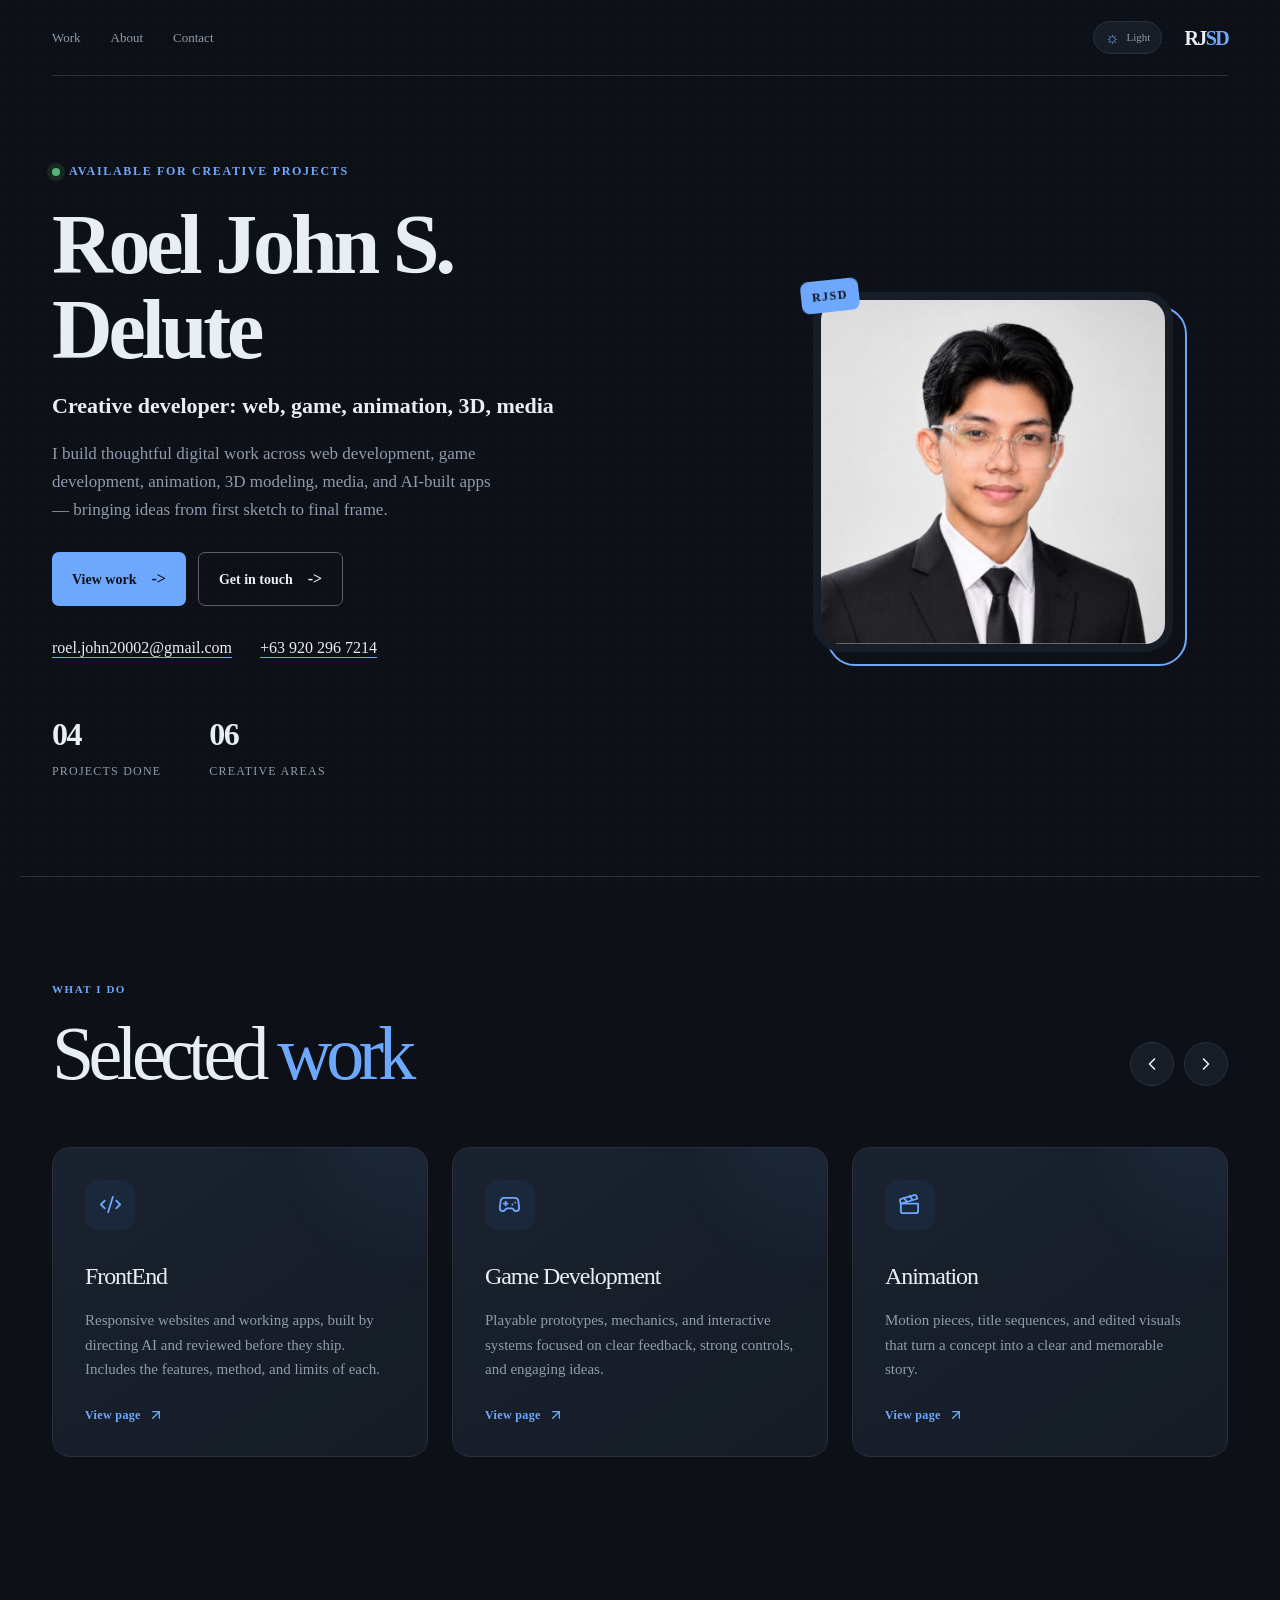
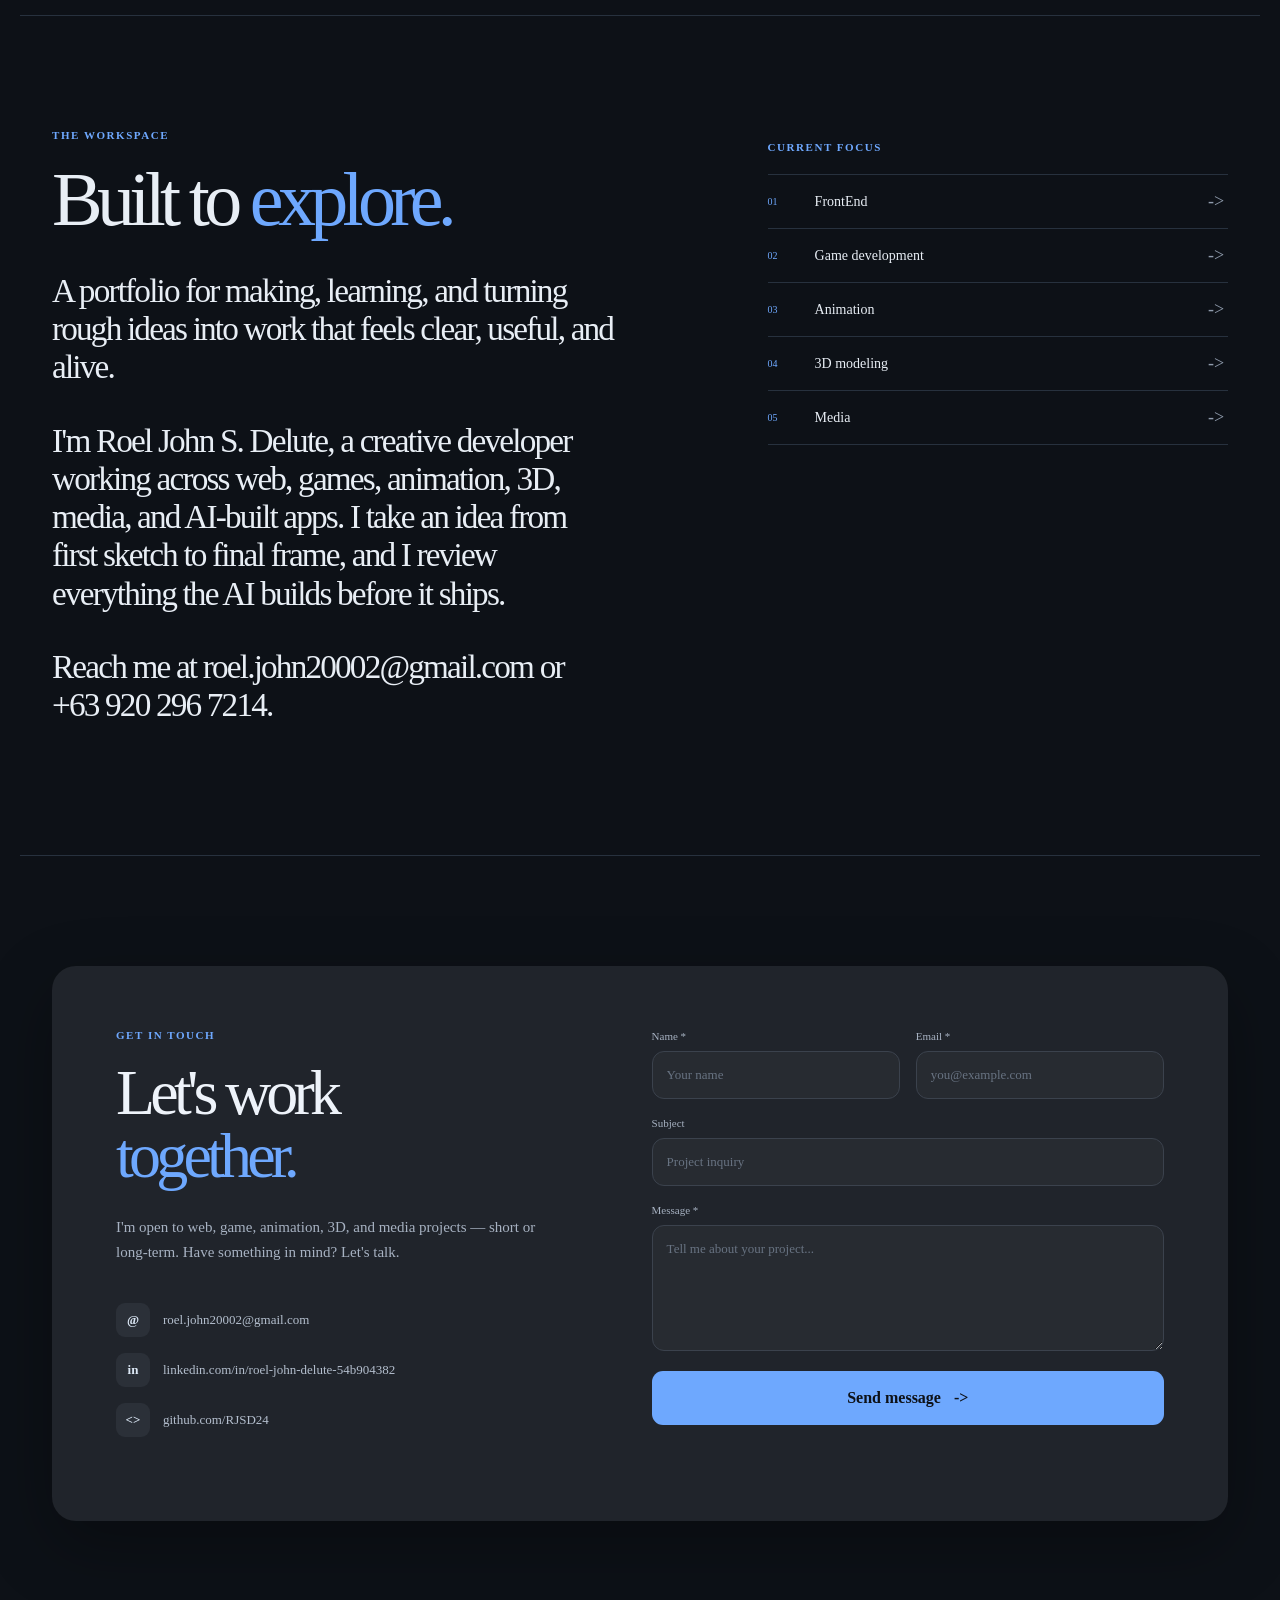
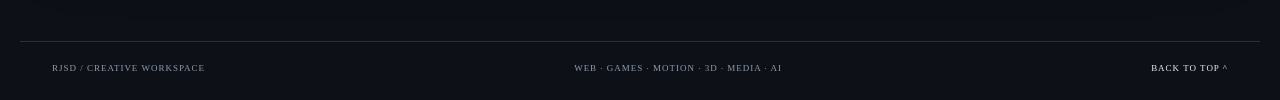
<file: index.html>
<!DOCTYPE html><html lang="en"><head><meta charSet="utf-8"/><meta name="viewport" content="width=device-width, initial-scale=1"/><link rel="stylesheet" href="./_next/static/css/index.B2c34bN6.css" data-rsc-css-href="./_next/static/css/index.B2c34bN6.css" data-precedence="vite-rsc/importer-resources"/><link rel="modulepreload" fetchPriority="low" href="./_next/static/chunks/index-DQvm8wqT.js"/><script src="./_next/static/chunks/rolldown-runtime-C60lm6uB.js" type="module" async=""></script><script src="./_next/static/chunks/framework-BgSIrAUN.js" type="module" async=""></script><link rel="modulepreload" href="./_next/static/chunks/layout-segment-context-BlyodQa_.js" crossorigin=""/><link rel="modulepreload" href="./_next/static/chunks/page-CBO-rv_l.js" crossorigin=""/><link rel="modulepreload" href="./_next/static/chunks/play-n3oQrY5u.js" crossorigin=""/><title>RJSD — Creative Workspace</title><meta name="description" content="RJSD is a creative workspace for web development, game development, animation, 3D modeling, and media."/><meta property="og:title" content="RJSD - Creative Workspace"/><meta property="og:description" content="Creative work across web, games, animation, 3D modeling, and media. Featuring Kazam."/><meta property="og:image" content="https://rjsd24.github.io/og.png"/><meta property="og:image:width" content="1729"/><meta property="og:image:height" content="910"/><meta property="og:image:alt" content="RJSD Media - Featured Project: Kazam"/><meta name="twitter:card" content="summary_large_image"/><meta name="twitter:title" content="RJSD - Creative Workspace"/><meta name="twitter:description" content="Creative work across web, games, animation, 3D modeling, and media. Featuring Kazam."/><meta name="twitter:image" content="https://rjsd24.github.io/og.png"/><link rel="shortcut icon" href="./favicon.svg"/><link rel="icon" href="./favicon.svg"/><script>Object.assign(((self[Symbol.for("vinext.navigationRuntime")]??={bootstrap:{routeManifest:null},functions:{}}).bootstrap.rsc??={rsc:[]}),{params:{},nav:{"pathname":"/","searchParams":[]}})</script><link rel="modulepreload" href="./_next/static/chunks/index-DQvm8wqT.js" />
<link rel="preload" href="./_next/static/_vinext_fonts/geist-8ac0455e797f/geist-98bbbccb.woff2" as="font" type="font/woff2" crossorigin />
<link rel="preload" href="./_next/static/_vinext_fonts/geist-mono-00e989178794/geist-mono-013b2f2f.woff2" as="font" type="font/woff2" crossorigin />
<style data-vinext-fonts>/* cyrillic-ext */
@font-face {
  font-family: 'Geist';
  font-style: normal;
  font-weight: 100 900;
  font-display: swap;
  src: url(./_next/static/_vinext_fonts/geist-8ac0455e797f/geist-ff2310f5.woff2) format('woff2');
  unicode-range: U+0460-052F, U+1C80-1C8A, U+20B4, U+2DE0-2DFF, U+A640-A69F, U+FE2E-FE2F;
}
/* cyrillic */
@font-face {
  font-family: 'Geist';
  font-style: normal;
  font-weight: 100 900;
  font-display: swap;
  src: url(./_next/static/_vinext_fonts/geist-8ac0455e797f/geist-875ccdd4.woff2) format('woff2');
  unicode-range: U+0301, U+0400-045F, U+0490-0491, U+04B0-04B1, U+2116;
}
/* vietnamese */
@font-face {
  font-family: 'Geist';
  font-style: normal;
  font-weight: 100 900;
  font-display: swap;
  src: url(./_next/static/_vinext_fonts/geist-8ac0455e797f/geist-52306abf.woff2) format('woff2');
  unicode-range: U+0102-0103, U+0110-0111, U+0128-0129, U+0168-0169, U+01A0-01A1, U+01AF-01B0, U+0300-0301, U+0303-0304, U+0308-0309, U+0323, U+0329, U+1EA0-1EF9, U+20AB;
}
/* latin-ext */
@font-face {
  font-family: 'Geist';
  font-style: normal;
  font-weight: 100 900;
  font-display: swap;
  src: url(./_next/static/_vinext_fonts/geist-8ac0455e797f/geist-001175b1.woff2) format('woff2');
  unicode-range: U+0100-02BA, U+02BD-02C5, U+02C7-02CC, U+02CE-02D7, U+02DD-02FF, U+0304, U+0308, U+0329, U+1D00-1DBF, U+1E00-1E9F, U+1EF2-1EFF, U+2020, U+20A0-20AB, U+20AD-20C4, U+2113, U+2C60-2C7F, U+A720-A7FF;
}
/* latin */
@font-face {
  font-family: 'Geist';
  font-style: normal;
  font-weight: 100 900;
  font-display: swap;
  src: url(./_next/static/_vinext_fonts/geist-8ac0455e797f/geist-98bbbccb.woff2) format('woff2');
  unicode-range: U+0000-00FF, U+0131, U+0152-0153, U+02BB-02BC, U+02C6, U+02DA, U+02DC, U+0304, U+0308, U+0329, U+2000-206F, U+20AC, U+2122, U+2191, U+2193, U+2212, U+2215, U+FEFF, U+FFFD;
}

@font-face {
  font-family: 'Geist Fallback';
  src: local("Arial");
  ascent-override: 95.94%;
  descent-override: 28.16%;
  line-gap-override: 0.00%;
  size-adjust: 104.76%;
}

.__font_geist_013ydlh { font-family: 'Geist', 'Geist Fallback'; font-style: normal; }

.__variable_geist_013ydlh { --font-geist-sans: 'Geist', 'Geist Fallback'; }

/* cyrillic-ext */
@font-face {
  font-family: 'Geist Mono';
  font-style: normal;
  font-weight: 100 900;
  font-display: swap;
  src: url(./_next/static/_vinext_fonts/geist-mono-00e989178794/geist-mono-f6b33328.woff2) format('woff2');
  unicode-range: U+0460-052F, U+1C80-1C8A, U+20B4, U+2DE0-2DFF, U+A640-A69F, U+FE2E-FE2F;
}
/* cyrillic */
@font-face {
  font-family: 'Geist Mono';
  font-style: normal;
  font-weight: 100 900;
  font-display: swap;
  src: url(./_next/static/_vinext_fonts/geist-mono-00e989178794/geist-mono-44e03052.woff2) format('woff2');
  unicode-range: U+0301, U+0400-045F, U+0490-0491, U+04B0-04B1, U+2116;
}
/* symbols2 */
@font-face {
  font-family: 'Geist Mono';
  font-style: normal;
  font-weight: 100 900;
  font-display: swap;
  src: url(./_next/static/_vinext_fonts/geist-mono-00e989178794/geist-mono-0638449e.woff2) format('woff2');
  unicode-range: U+2000-2001, U+2004-2008, U+200A, U+23B8-23BD, U+2500-259F;
}
/* vietnamese */
@font-face {
  font-family: 'Geist Mono';
  font-style: normal;
  font-weight: 100 900;
  font-display: swap;
  src: url(./_next/static/_vinext_fonts/geist-mono-00e989178794/geist-mono-971fb274.woff2) format('woff2');
  unicode-range: U+0102-0103, U+0110-0111, U+0128-0129, U+0168-0169, U+01A0-01A1, U+01AF-01B0, U+0300-0301, U+0303-0304, U+0308-0309, U+0323, U+0329, U+1EA0-1EF9, U+20AB;
}
/* latin-ext */
@font-face {
  font-family: 'Geist Mono';
  font-style: normal;
  font-weight: 100 900;
  font-display: swap;
  src: url(./_next/static/_vinext_fonts/geist-mono-00e989178794/geist-mono-44745446.woff2) format('woff2');
  unicode-range: U+0100-02BA, U+02BD-02C5, U+02C7-02CC, U+02CE-02D7, U+02DD-02FF, U+0304, U+0308, U+0329, U+1D00-1DBF, U+1E00-1E9F, U+1EF2-1EFF, U+2020, U+20A0-20AB, U+20AD-20C4, U+2113, U+2C60-2C7F, U+A720-A7FF;
}
/* latin */
@font-face {
  font-family: 'Geist Mono';
  font-style: normal;
  font-weight: 100 900;
  font-display: swap;
  src: url(./_next/static/_vinext_fonts/geist-mono-00e989178794/geist-mono-013b2f2f.woff2) format('woff2');
  unicode-range: U+0000-00FF, U+0131, U+0152-0153, U+02BB-02BC, U+02C6, U+02DA, U+02DC, U+0304, U+0308, U+0329, U+2000-206F, U+20AC, U+2122, U+2191, U+2193, U+2212, U+2215, U+FEFF, U+FFFD;
}

@font-face {
  font-family: 'Geist Mono Fallback';
  src: local("Arial");
  ascent-override: 74.67%;
  descent-override: 21.92%;
  line-gap-override: 0.00%;
  size-adjust: 134.59%;
}

.__font_geist_mono_0bm7fsx { font-family: 'Geist Mono', 'Geist Mono Fallback'; font-style: normal; }

.__variable_geist_mono_0bm7fsx { --font-geist-mono: 'Geist Mono', 'Geist Mono Fallback'; }
</style>
</head><body class="__variable_geist_013ydlh __variable_geist_mono_0bm7fsx antialiased"><div class="portfolio-app theme-dark" id="top"><header class="site-header"><nav class="header-nav" aria-label="Main navigation"><div class="nav-links"><a href="#work">Work</a><a href="#about">About</a><a href="#contact">Contact</a></div><button class="theme-toggle" type="button" aria-label="Switch to light mode"><span>☼</span><small>Light</small></button><a class="brand" href="#top" aria-label="RJSD home"><span>RJ</span><b>SD</b></a></nav></header><main><section class="hero-section" aria-labelledby="hero-title"><div class="hero-copy"><p class="eyebrow"><span class="live-dot" aria-hidden="true"></span> Available for creative projects</p><h1 id="hero-title">Roel John S. Delute</h1><p class="hero-role">Creative developer: web, game, animation, 3D, media</p><p class="hero-description">I build thoughtful digital work across web development, game development, animation, 3D modeling, media, and AI-built apps — bringing ideas from first sketch to final frame.</p><div class="hero-actions"><a class="button button-primary" href="#work">View work <span aria-hidden="true">-&gt;</span></a><a class="button button-quiet" href="#contact">Get in touch <span aria-hidden="true">-&gt;</span></a></div><ul class="hero-contact"><li><a href="mailto:roel.john20002@gmail.com">roel.john20002@gmail.com</a></li><li><a href="tel:+639202967214">+63 920 296 7214</a></li></ul><dl class="stats"><div><dt>Projects done</dt><dd>04</dd></div><div><dt>Creative areas</dt><dd>06</dd></div></dl></div><div class="hero-photo"><img src="./profile/portrait.jpg" width="400" height="400" fetchPriority="high" alt="Portrait of Roel John S. Delute, wearing glasses and a black suit"/><span class="hero-badge" aria-hidden="true">RJSD</span></div></section><section class="work-section" id="work" aria-labelledby="work-title"><div class="section-heading"><div><p class="eyebrow">What I do</p><h2 id="work-title">Selected <em>work</em></h2></div><div class="slider-controls" aria-label="Selected work controls"><button type="button" aria-label="Show previous work"><svg xmlns="http://www.w3.org/2000/svg" width="20" height="20" viewBox="0 0 24 24" fill="none" stroke="currentColor" stroke-width="2" stroke-linecap="round" stroke-linejoin="round" class="lucide lucide-chevron-left" aria-hidden="true"><path d="m15 18-6-6 6-6"></path></svg></button><button type="button" aria-label="Show next work"><svg xmlns="http://www.w3.org/2000/svg" width="20" height="20" viewBox="0 0 24 24" fill="none" stroke="currentColor" stroke-width="2" stroke-linecap="round" stroke-linejoin="round" class="lucide lucide-chevron-right" aria-hidden="true"><path d="m9 18 6-6-6-6"></path></svg></button></div></div><div class="project-grid" role="region" aria-label="Selected work slider" tabindex="0"><a class="project-card" href="./work/frontend" aria-label="View FrontEnd work page"><span class="project-icon" aria-hidden="true"><svg xmlns="http://www.w3.org/2000/svg" width="23" height="23" viewBox="0 0 24 24" fill="none" stroke="currentColor" stroke-width="1.9" stroke-linecap="round" stroke-linejoin="round" class="lucide lucide-code-xml" aria-hidden="true"><path d="m18 16 4-4-4-4"></path><path d="m6 8-4 4 4 4"></path><path d="m14.5 4-5 16"></path></svg></span><h3>FrontEnd</h3><p>Responsive websites and working apps, built by directing AI and reviewed before they ship. Includes the features, method, and limits of each.</p><span class="project-card-link">View page <svg xmlns="http://www.w3.org/2000/svg" width="16" height="16" viewBox="0 0 24 24" fill="none" stroke="currentColor" stroke-width="2" stroke-linecap="round" stroke-linejoin="round" class="lucide lucide-arrow-up-right" aria-hidden="true"><path d="M7 7h10v10"></path><path d="M7 17 17 7"></path></svg></span></a><a class="project-card" href="./work/game-development" aria-label="View Game Development work page"><span class="project-icon" aria-hidden="true"><svg xmlns="http://www.w3.org/2000/svg" width="23" height="23" viewBox="0 0 24 24" fill="none" stroke="currentColor" stroke-width="1.9" stroke-linecap="round" stroke-linejoin="round" class="lucide lucide-gamepad2 lucide-gamepad-2" aria-hidden="true"><line x1="6" x2="10" y1="11" y2="11"></line><line x1="8" x2="8" y1="9" y2="13"></line><line x1="15" x2="15.01" y1="12" y2="12"></line><line x1="18" x2="18.01" y1="10" y2="10"></line><path d="M17.32 5H6.68a4 4 0 0 0-3.978 3.59c-.006.052-.01.101-.017.152C2.604 9.416 2 14.456 2 16a3 3 0 0 0 3 3c1 0 1.5-.5 2-1l1.414-1.414A2 2 0 0 1 9.828 16h4.344a2 2 0 0 1 1.414.586L17 18c.5.5 1 1 2 1a3 3 0 0 0 3-3c0-1.545-.604-6.584-.685-7.258-.007-.05-.011-.1-.017-.151A4 4 0 0 0 17.32 5z"></path></svg></span><h3>Game Development</h3><p>Playable prototypes, mechanics, and interactive systems focused on clear feedback, strong controls, and engaging ideas.</p><span class="project-card-link">View page <svg xmlns="http://www.w3.org/2000/svg" width="16" height="16" viewBox="0 0 24 24" fill="none" stroke="currentColor" stroke-width="2" stroke-linecap="round" stroke-linejoin="round" class="lucide lucide-arrow-up-right" aria-hidden="true"><path d="M7 7h10v10"></path><path d="M7 17 17 7"></path></svg></span></a><a class="project-card" href="./work/animation" aria-label="View Animation work page"><span class="project-icon" aria-hidden="true"><svg xmlns="http://www.w3.org/2000/svg" width="23" height="23" viewBox="0 0 24 24" fill="none" stroke="currentColor" stroke-width="1.9" stroke-linecap="round" stroke-linejoin="round" class="lucide lucide-clapperboard" aria-hidden="true"><path d="m12.296 3.464 3.02 3.956"></path><path d="M20.2 6 3 11l-.9-2.4c-.3-1.1.3-2.2 1.3-2.5l13.5-4c1.1-.3 2.2.3 2.5 1.3z"></path><path d="M3 11h18v8a2 2 0 0 1-2 2H5a2 2 0 0 1-2-2z"></path><path d="m6.18 5.276 3.1 3.899"></path></svg></span><h3>Animation</h3><p>Motion pieces, title sequences, and edited visuals that turn a concept into a clear and memorable story.</p><span class="project-card-link">View page <svg xmlns="http://www.w3.org/2000/svg" width="16" height="16" viewBox="0 0 24 24" fill="none" stroke="currentColor" stroke-width="2" stroke-linecap="round" stroke-linejoin="round" class="lucide lucide-arrow-up-right" aria-hidden="true"><path d="M7 7h10v10"></path><path d="M7 17 17 7"></path></svg></span></a><a class="project-card" href="./work/3d-modeling" aria-label="View 3D Modeling work page"><span class="project-icon" aria-hidden="true"><svg xmlns="http://www.w3.org/2000/svg" width="23" height="23" viewBox="0 0 24 24" fill="none" stroke="currentColor" stroke-width="1.9" stroke-linecap="round" stroke-linejoin="round" class="lucide lucide-box" aria-hidden="true"><path d="M21 8a2 2 0 0 0-1-1.73l-7-4a2 2 0 0 0-2 0l-7 4A2 2 0 0 0 3 8v8a2 2 0 0 0 1 1.73l7 4a2 2 0 0 0 2 0l7-4A2 2 0 0 0 21 16Z"></path><path d="m3.3 7 8.7 5 8.7-5"></path><path d="M12 22V12"></path></svg></span><h3>3D Modeling</h3><p>Objects, scenes, and polished renders built with attention to form, materials, lighting, and presentation.</p><span class="project-card-link">View page <svg xmlns="http://www.w3.org/2000/svg" width="16" height="16" viewBox="0 0 24 24" fill="none" stroke="currentColor" stroke-width="2" stroke-linecap="round" stroke-linejoin="round" class="lucide lucide-arrow-up-right" aria-hidden="true"><path d="M7 7h10v10"></path><path d="M7 17 17 7"></path></svg></span></a><a class="project-card" href="./work/media" aria-label="View Media work page"><span class="project-icon" aria-hidden="true"><svg xmlns="http://www.w3.org/2000/svg" width="23" height="23" viewBox="0 0 24 24" fill="none" stroke="currentColor" stroke-width="1.9" stroke-linecap="round" stroke-linejoin="round" class="lucide lucide-play" aria-hidden="true"><path d="M5 5a2 2 0 0 1 3.008-1.728l11.997 6.998a2 2 0 0 1 .003 3.458l-12 7A2 2 0 0 1 5 19z"></path></svg></span><h3>Media</h3><p>Campaign videos, app showcases, and focused edits that bring a clear message to the screen.</p><span class="project-card-link">View page <svg xmlns="http://www.w3.org/2000/svg" width="16" height="16" viewBox="0 0 24 24" fill="none" stroke="currentColor" stroke-width="2" stroke-linecap="round" stroke-linejoin="round" class="lucide lucide-arrow-up-right" aria-hidden="true"><path d="M7 7h10v10"></path><path d="M7 17 17 7"></path></svg></span></a></div></section><section class="about-section" id="about" aria-labelledby="about-title"><div class="about-intro"><p class="eyebrow">The workspace</p><h2 id="about-title">Built to <em>explore.</em></h2><p class="about-lead">A portfolio for making, learning, and turning rough ideas into work that feels clear, useful, and alive.</p><p class="about-lead">I&#x27;m Roel John S. Delute, a creative developer working across web, games, animation, 3D, media, and AI-built apps. I take an idea from first sketch to final frame, and I review everything the AI builds before it ships.</p><p class="about-lead">Reach me at <a href="mailto:roel.john20002@gmail.com">roel.john20002@gmail.com</a> or <a href="tel:+639202967214">+63 920 296 7214</a>.</p></div><div class="focus-panel"><p class="eyebrow">Current focus</p><ul><li><span>0<!-- -->1</span>FrontEnd<b>-&gt;</b></li><li><span>0<!-- -->2</span>Game development<b>-&gt;</b></li><li><span>0<!-- -->3</span>Animation<b>-&gt;</b></li><li><span>0<!-- -->4</span>3D modeling<b>-&gt;</b></li><li><span>0<!-- -->5</span>Media<b>-&gt;</b></li></ul></div></section><section class="contact-section" id="contact" aria-labelledby="contact-title"><div class="contact-card"><div class="contact-copy"><p class="eyebrow">Get in touch</p><h2 id="contact-title">Let&#x27;s work<br/><em>together.</em></h2><p class="contact-intro">I&#x27;m open to web, game, animation, 3D, and media projects — short or long-term. Have something in mind? Let&#x27;s talk.</p><div class="contact-details"><a href="mailto:roel.john20002@gmail.com"><span class="contact-icon">@</span>roel.john20002@gmail.com</a><a href="https://www.linkedin.com/in/roel-john-delute-54b904382" target="_blank" rel="noreferrer"><span class="contact-icon">in</span>linkedin.com/in/roel-john-delute-54b904382</a><a href="https://github.com/RJSD24" target="_blank" rel="noreferrer"><span class="contact-icon">&lt;&gt;</span>github.com/RJSD24</a></div></div><form class="contact-form"><label class="form-honeypot" aria-hidden="true">Leave this empty<input tabindex="-1" autoComplete="off" name="_honey"/></label><div class="form-row"><label>Name *<input required="" placeholder="Your name" name="name"/></label><label>Email *<input type="email" required="" placeholder="you@example.com" name="email"/></label></div><label>Subject<input placeholder="Project inquiry" name="subject"/></label><label>Message *<textarea name="message" required="" placeholder="Tell me about your project..." rows="5"></textarea></label><button class="form-submit" type="submit">Send message<!-- --> <span>-&gt;</span></button><p class="form-status form-status-idle" role="status" aria-live="polite"></p></form></div></section></main><footer class="site-footer"><span>RJSD / Creative workspace</span><span>Web · Games · Motion · 3D · Media · AI</span><a href="#top">Back to top ^</a></footer></div><script type="module" src="./_next/static/chunks/index-DQvm8wqT.js" id="_R_" async=""></script><script>((self[Symbol.for("vinext.navigationRuntime")]??={bootstrap:{routeManifest:null},functions:{}}).bootstrap.rsc??={rsc:[]}).rsc.push("2:I[\"8c0f216c4604\",[],\"Children\",1]\n")</script><script>((self[Symbol.for("vinext.navigationRuntime")]??={bootstrap:{routeManifest:null},functions:{}}).bootstrap.rsc??={rsc:[]}).rsc.push("3:I[\"593f344dc510\",[],\"GlobalErrorBoundary\",1]\n")</script><script>((self[Symbol.for("vinext.navigationRuntime")]??={bootstrap:{routeManifest:null},functions:{}}).bootstrap.rsc??={rsc:[]}).rsc.push("4:I[\"0b874ad30386\",[],\"default\",1]\n")</script><script>((self[Symbol.for("vinext.navigationRuntime")]??={bootstrap:{routeManifest:null},functions:{}}).bootstrap.rsc??={rsc:[]}).rsc.push("5:I[\"593f344dc510\",[],\"ErrorBoundary\",1]\n")</script><script>((self[Symbol.for("vinext.navigationRuntime")]??={bootstrap:{routeManifest:null},functions:{}}).bootstrap.rsc??={rsc:[]}).rsc.push("6:I[\"15c18cfaeeff\",[],\"LayoutSegmentProvider\",1]\n")</script><script>((self[Symbol.for("vinext.navigationRuntime")]??={bootstrap:{routeManifest:null},functions:{}}).bootstrap.rsc??={rsc:[]}).rsc.push("7:I[\"8c0f216c4604\",[],\"Slot\",1]\n")</script><script>((self[Symbol.for("vinext.navigationRuntime")]??={bootstrap:{routeManifest:null},functions:{}}).bootstrap.rsc??={rsc:[]}).rsc.push("8:I[\"9276801271d6\",[],\"AppRouterScrollTarget\",1]\n")</script><script>((self[Symbol.for("vinext.navigationRuntime")]??={bootstrap:{routeManifest:null},functions:{}}).bootstrap.rsc??={rsc:[]}).rsc.push("9:I[\"593f344dc510\",[],\"RedirectBoundary\",1]\n")</script><script>((self[Symbol.for("vinext.navigationRuntime")]??={bootstrap:{routeManifest:null},functions:{}}).bootstrap.rsc??={rsc:[]}).rsc.push(":HL[\"./_next/static/css/index.B2c34bN6.css\",\"style\"     ]\n")</script><script>((self[Symbol.for("vinext.navigationRuntime")]??={bootstrap:{routeManifest:null},functions:{}}).bootstrap.rsc??={rsc:[]}).rsc.push("0:{\"__route\":\"route:/\",\"__interceptionContext\":null,\"__layoutIds\":[\"layout:/\"],\"__rootLayout\":\"/\",\"__sourcePage\":\"/page\",\"page:/\":\"$L1\",\"layout:/\":[[[[\"$\",\"link\",\"css:./_next/static/css/index.B2c34bN6.css\",{\"rel\":\"stylesheet\",\"precedence\":\"vite-rsc/importer-resources\",\"href\":\"./_next/static/css/index.B2c34bN6.css\",\"data-rsc-css-href\":\"./_next/static/css/index.B2c34bN6.css\"}],\"$undefined\"],[\"$\",\"html\",null,{\"lang\":\"en\",\"children\":[\"$\",\"body\",null,{\"className\":\"__variable_geist_013ydlh __variable_geist_mono_0bm7fsx antialiased\",\"children\":[\"$\",\"$L2\",null,{}]}]}]],null],\"route:/\":[[[\"$\",\"meta\",null,{\"charSet\":\"utf-8\"}],[[\"$\",\"title\",\"0\",{\"children\":\"RJSD — Creative Workspace\"}],[\"$\",\"meta\",\"1\",{\"name\":\"description\",\"content\":\"RJSD is a creative workspace for web development, game development, animation, 3D modeling, and media.\"}],[\"$\",\"meta\",\"2\",{\"property\":\"og:title\",\"content\":\"RJSD - Creative Workspace\"}],[\"$\",\"meta\",\"3\",{\"property\":\"og:description\",\"content\":\"Creative work across web, games, animation, 3D modeling, and media. Featuring Kazam.\"}],[\"$\",\"meta\",\"4\",{\"property\":\"og:image\",\"content\":\"https://rjsd24.github.io/og.png\"}],[\"$\",\"meta\",\"5\",{\"property\":\"og:image:width\",\"content\":\"1729\"}],[\"$\",\"meta\",\"6\",{\"property\":\"og:image:height\",\"content\":\"910\"}],[\"$\",\"meta\",\"7\",{\"property\":\"og:image:alt\",\"content\":\"RJSD Media - Featured Project: Kazam\"}],[\"$\",\"meta\",\"8\",{\"name\":\"twitter:card\",\"content\":\"summary_large_image\"}],[\"$\",\"meta\",\"9\",{\"name\":\"twitter:title\",\"content\":\"RJSD - Creative Workspace\"}],[\"$\",\"meta\",\"10\",{\"name\":\"twitter:description\",\"content\":\"Creative work across web, games, animation, 3D modeling, and media. Featuring Kazam.\"}],[\"$\",\"meta\",\"11\",{\"name\":\"twitter:image\",\"content\":\"https://rjsd24.github.io/og.png\"}],[\"$\",\"link\",\"12\",{\"rel\":\"shortcut icon\",\"href\":\"./favicon.svg\"}],[\"$\",\"link\",\"13\",{\"rel\":\"icon\",\"href\":\"./favicon.svg\"}]],[[\"$\",\"meta\",\"0\",{\"name\":\"viewport\",\"content\":\"width=device-width, initial-scale=1\"}]]],[\"$\",\"$L3\",null,{\"fallback\":\"$4\",\"children\":[\"$\",\"$L5\",null,{\"fallback\":\"$4\",\"children\":[\"$\",\"$L6\",null,{\"providerId\":\"layout:/\",\"segmentMap\":{\"children\":[]},\"children\":[\"$\",\"$L7\",null,{\"id\":\"layout:/\",\"parallelSlots\":\"$undefined\",\"children\":[\"$\",\"$L8\",null,{\"children\":[\"$\",\"$L9\",null,{\"children\":[[\"$\",\"$L6\",null,{\"providerId\":\"page:/\",\"segmentMap\":{\"children\":[\"__PAGE__\"]},\"children\":[\"$\",\"$L7\",null,{\"id\":\"page:/\"}]}],null]}]}]}]}]}]}],null,null],\"__layoutFlags\":{\"layout:/\":\"s\"},\"__artifactCompatibility\":{\"schemaVersion\":1,\"graphVersion\":\"app-route-graph:1177fd80f83fa7b0\",\"deploymentVersion\":\"7fc99f8e-d1d8-430e-84d6-7b27284ac644\",\"appElementsSchemaVersion\":1,\"rscPayloadSchemaVersion\":1,\"rootBoundaryId\":\"/\",\"renderEpoch\":null},\"__renderObservation\":{\"schemaVersion\":1,\"output\":{\"kind\":\"app-rsc\",\"mountedSlotsFingerprint\":null,\"renderEpoch\":null,\"rootBoundaryId\":\"/\",\"routeId\":\"route:/\"},\"completeness\":\"partial\",\"boundaryOutcome\":{\"kind\":\"unknown\"},\"requestApis\":[{\"kind\":\"connection\",\"status\":\"unknown\"},{\"kind\":\"cookies\",\"status\":\"unknown\"},{\"kind\":\"draftMode\",\"status\":\"unknown\"},{\"kind\":\"headers\",\"status\":\"unknown\"},{\"kind\":\"params\",\"status\":\"unknown\"},{\"kind\":\"searchParams\",\"status\":\"unknown\"}],\"dynamicFetches\":[],\"cacheTags\":[\"/\",\"_N_T_/\",\"_N_T_/index\",\"_N_T_/layout\",\"_N_T_/page\"],\"pathTags\":[\"/\"],\"cacheability\":\"unknown\",\"downgrade\":{\"target\":\"freshRender\",\"reasons\":[{\"code\":\"CP_DOWNGRADE_CACHEABILITY_UNKNOWN\",\"target\":\"freshRender\"},{\"code\":\"CP_DOWNGRADE_INCOMPLETE_OBSERVATION\",\"completeness\":\"partial\",\"target\":\"freshRender\"},{\"code\":\"CP_DOWNGRADE_UNKNOWN_REQUEST_API\",\"requestApi\":\"connection\",\"target\":\"freshRender\"},{\"code\":\"CP_DOWNGRADE_UNKNOWN_REQUEST_API\",\"requestApi\":\"cookies\",\"target\":\"freshRender\"},{\"code\":\"CP_DOWNGRADE_UNKNOWN_REQUEST_API\",\"requestApi\":\"draftMode\",\"target\":\"freshRender\"},{\"code\":\"CP_DOWNGRADE_UNKNOWN_REQUEST_API\",\"requestApi\":\"headers\",\"target\":\"freshRender\"},{\"code\":\"CP_DOWNGRADE_UNKNOWN_REQUEST_API\",\"requestApi\":\"params\",\"target\":\"freshRender\"},{\"code\":\"CP_DOWNGRADE_UNKNOWN_REQUEST_API\",\"requestApi\":\"searchParams\",\"target\":\"freshRender\"}],\"fallback\":{\"kind\":\"breakerFallback\",\"code\":\"CP_PRIVATE_DYNAMIC_DOWNGRADE\",\"mode\":\"renderFresh\",\"scope\":\"affectedOutput\",\"fields\":{\"reasonCodes\":[\"CP_DOWNGRADE_CACHEABILITY_UNKNOWN\",\"CP_DOWNGRADE_INCOMPLETE_OBSERVATION\",\"CP_DOWNGRADE_UNKNOWN_REQUEST_API\",\"CP_DOWNGRADE_UNKNOWN_REQUEST_API\",\"CP_DOWNGRADE_UNKNOWN_REQUEST_API\",\"CP_DOWNGRADE_UNKNOWN_REQUEST_API\",\"CP_DOWNGRADE_UNKNOWN_REQUEST_API\",\"CP_DOWNGRADE_UNKNOWN_REQUEST_API\"],\"target\":\"freshRender\"}},\"isPublicCacheCandidate\":false}}}\n")</script><script>((self[Symbol.for("vinext.navigationRuntime")]??={bootstrap:{routeManifest:null},functions:{}}).bootstrap.rsc??={rsc:[]}).rsc.push("a:I[\"6efdf509a785\",[],\"default\",1]\n")</script><script>((self[Symbol.for("vinext.navigationRuntime")]??={bootstrap:{routeManifest:null},functions:{}}).bootstrap.rsc??={rsc:[]}).rsc.push("1:[\"$\",\"$La\",null,{\"params\":\"$@b\",\"searchParams\":\"$@c\"}]\n")</script><script>((self[Symbol.for("vinext.navigationRuntime")]??={bootstrap:{routeManifest:null},functions:{}}).bootstrap.rsc??={rsc:[]}).rsc.push("b:{}\n")</script><script>((self[Symbol.for("vinext.navigationRuntime")]??={bootstrap:{routeManifest:null},functions:{}}).bootstrap.rsc??={rsc:[]}).rsc.push("c:{}\n")</script><script>Object.assign(((self[Symbol.for("vinext.navigationRuntime")]??={bootstrap:{routeManifest:null},functions:{}}).bootstrap.rsc??={rsc:[]}),{"initialCacheKind":"dynamic"});((self[Symbol.for("vinext.navigationRuntime")]??={bootstrap:{routeManifest:null},functions:{}}).bootstrap.rsc??={rsc:[]}).done=true</script></body></html>
</file>
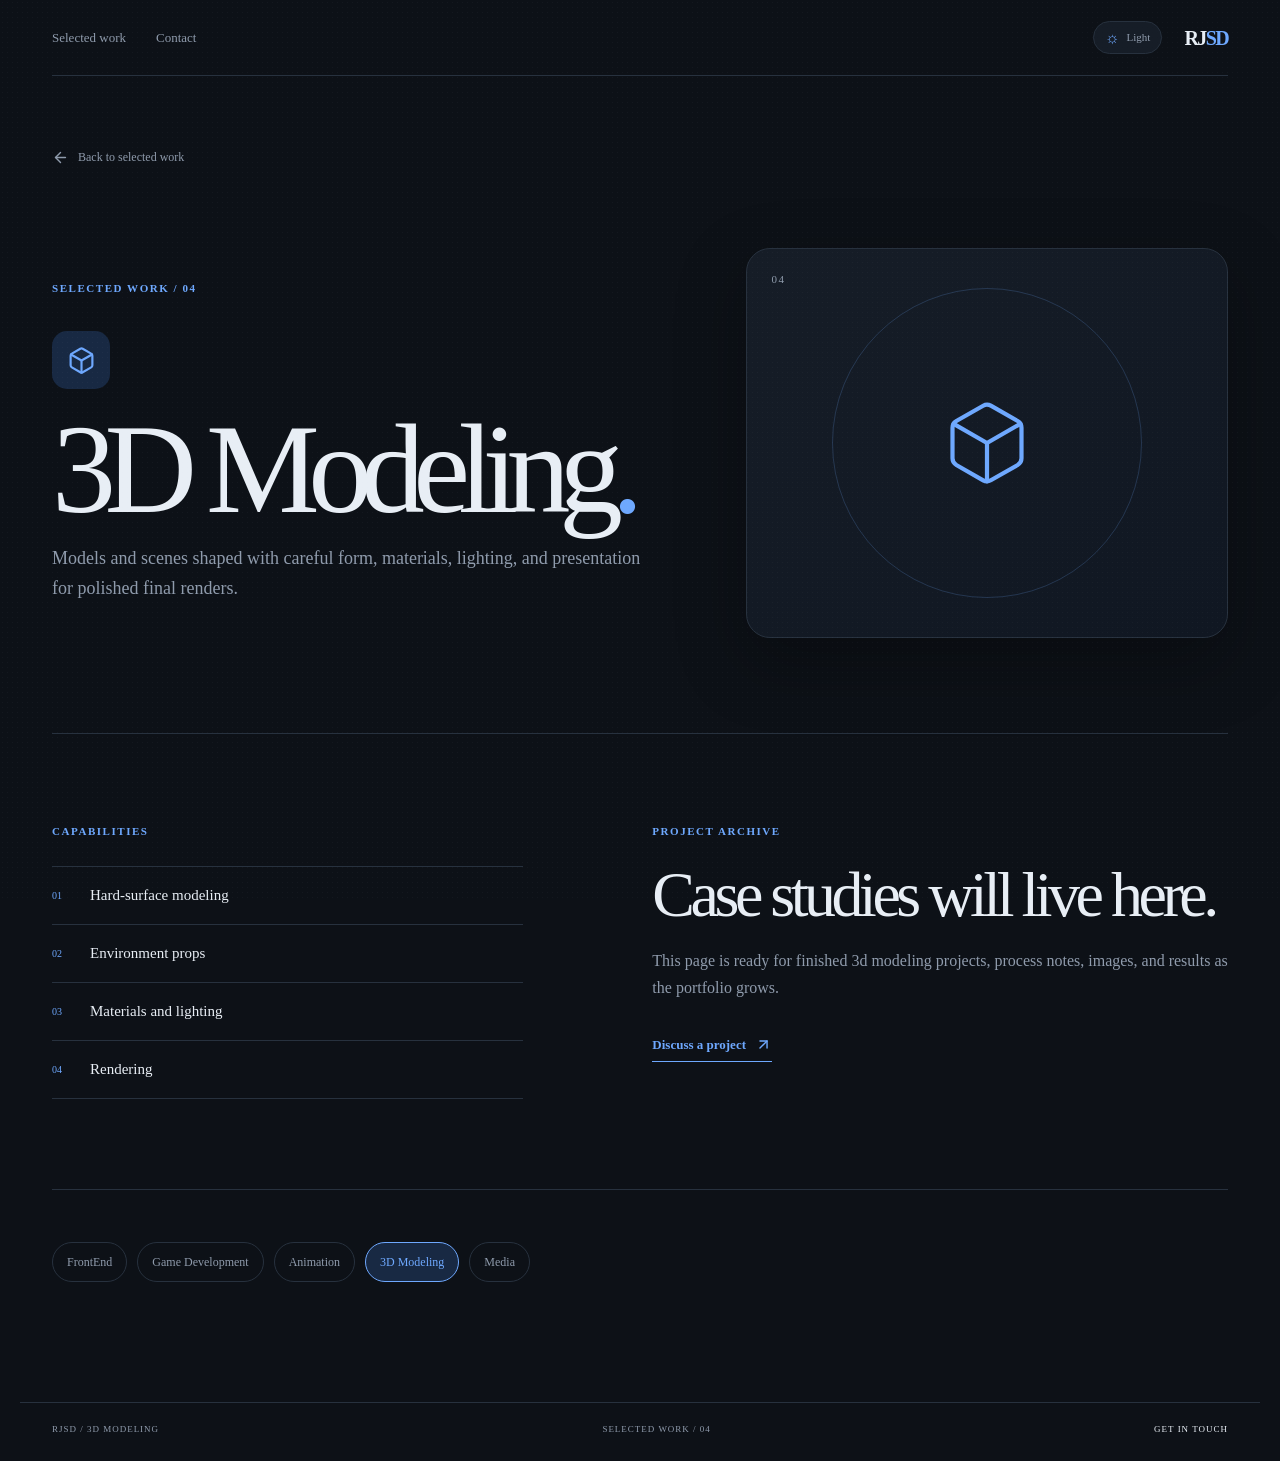
<file: work/3d-modeling.html>
<!DOCTYPE html><html lang="en"><head><meta charSet="utf-8"/><meta name="viewport" content="width=device-width, initial-scale=1"/><link rel="stylesheet" href="../_next/static/css/index.B2c34bN6.css" data-rsc-css-href="../_next/static/css/index.B2c34bN6.css" data-precedence="vite-rsc/importer-resources"/><link rel="modulepreload" fetchPriority="low" href="../_next/static/chunks/index-DQvm8wqT.js"/><script src="../_next/static/chunks/rolldown-runtime-C60lm6uB.js" type="module" async=""></script><script src="../_next/static/chunks/framework-BgSIrAUN.js" type="module" async=""></script><link rel="modulepreload" href="../_next/static/chunks/layout-segment-context-BlyodQa_.js" crossorigin=""/><link rel="modulepreload" href="../_next/static/chunks/work-detail-UryruJjM.js" crossorigin=""/><link rel="modulepreload" href="../_next/static/chunks/play-n3oQrY5u.js" crossorigin=""/><title>3D Modeling | RJSD</title><meta name="description" content="RJSD is a creative workspace for web development, game development, animation, 3D modeling, and media."/><meta property="og:title" content="RJSD - Creative Workspace"/><meta property="og:description" content="Creative work across web, games, animation, 3D modeling, and media. Featuring Kazam."/><meta property="og:image" content="https://rjsd24.github.io/og.png"/><meta property="og:image:width" content="1729"/><meta property="og:image:height" content="910"/><meta property="og:image:alt" content="RJSD Media - Featured Project: Kazam"/><meta name="twitter:card" content="summary_large_image"/><meta name="twitter:title" content="RJSD - Creative Workspace"/><meta name="twitter:description" content="Creative work across web, games, animation, 3D modeling, and media. Featuring Kazam."/><meta name="twitter:image" content="https://rjsd24.github.io/og.png"/><link rel="shortcut icon" href="../favicon.svg"/><link rel="icon" href="../favicon.svg"/><script>Object.assign(((self[Symbol.for("vinext.navigationRuntime")]??={bootstrap:{routeManifest:null},functions:{}}).bootstrap.rsc??={rsc:[]}),{params:{},nav:{"pathname":"/work/3d-modeling","searchParams":[]}})</script><link rel="modulepreload" href="../_next/static/chunks/index-DQvm8wqT.js" />
<link rel="preload" href="../_next/static/_vinext_fonts/geist-8ac0455e797f/geist-98bbbccb.woff2" as="font" type="font/woff2" crossorigin />
<link rel="preload" href="../_next/static/_vinext_fonts/geist-mono-00e989178794/geist-mono-013b2f2f.woff2" as="font" type="font/woff2" crossorigin />
<style data-vinext-fonts>/* cyrillic-ext */
@font-face {
  font-family: 'Geist';
  font-style: normal;
  font-weight: 100 900;
  font-display: swap;
  src: url(../_next/static/_vinext_fonts/geist-8ac0455e797f/geist-ff2310f5.woff2) format('woff2');
  unicode-range: U+0460-052F, U+1C80-1C8A, U+20B4, U+2DE0-2DFF, U+A640-A69F, U+FE2E-FE2F;
}
/* cyrillic */
@font-face {
  font-family: 'Geist';
  font-style: normal;
  font-weight: 100 900;
  font-display: swap;
  src: url(../_next/static/_vinext_fonts/geist-8ac0455e797f/geist-875ccdd4.woff2) format('woff2');
  unicode-range: U+0301, U+0400-045F, U+0490-0491, U+04B0-04B1, U+2116;
}
/* vietnamese */
@font-face {
  font-family: 'Geist';
  font-style: normal;
  font-weight: 100 900;
  font-display: swap;
  src: url(../_next/static/_vinext_fonts/geist-8ac0455e797f/geist-52306abf.woff2) format('woff2');
  unicode-range: U+0102-0103, U+0110-0111, U+0128-0129, U+0168-0169, U+01A0-01A1, U+01AF-01B0, U+0300-0301, U+0303-0304, U+0308-0309, U+0323, U+0329, U+1EA0-1EF9, U+20AB;
}
/* latin-ext */
@font-face {
  font-family: 'Geist';
  font-style: normal;
  font-weight: 100 900;
  font-display: swap;
  src: url(../_next/static/_vinext_fonts/geist-8ac0455e797f/geist-001175b1.woff2) format('woff2');
  unicode-range: U+0100-02BA, U+02BD-02C5, U+02C7-02CC, U+02CE-02D7, U+02DD-02FF, U+0304, U+0308, U+0329, U+1D00-1DBF, U+1E00-1E9F, U+1EF2-1EFF, U+2020, U+20A0-20AB, U+20AD-20C4, U+2113, U+2C60-2C7F, U+A720-A7FF;
}
/* latin */
@font-face {
  font-family: 'Geist';
  font-style: normal;
  font-weight: 100 900;
  font-display: swap;
  src: url(../_next/static/_vinext_fonts/geist-8ac0455e797f/geist-98bbbccb.woff2) format('woff2');
  unicode-range: U+0000-00FF, U+0131, U+0152-0153, U+02BB-02BC, U+02C6, U+02DA, U+02DC, U+0304, U+0308, U+0329, U+2000-206F, U+20AC, U+2122, U+2191, U+2193, U+2212, U+2215, U+FEFF, U+FFFD;
}

@font-face {
  font-family: 'Geist Fallback';
  src: local("Arial");
  ascent-override: 95.94%;
  descent-override: 28.16%;
  line-gap-override: 0.00%;
  size-adjust: 104.76%;
}

.__font_geist_013ydlh { font-family: 'Geist', 'Geist Fallback'; font-style: normal; }

.__variable_geist_013ydlh { --font-geist-sans: 'Geist', 'Geist Fallback'; }

/* cyrillic-ext */
@font-face {
  font-family: 'Geist Mono';
  font-style: normal;
  font-weight: 100 900;
  font-display: swap;
  src: url(../_next/static/_vinext_fonts/geist-mono-00e989178794/geist-mono-f6b33328.woff2) format('woff2');
  unicode-range: U+0460-052F, U+1C80-1C8A, U+20B4, U+2DE0-2DFF, U+A640-A69F, U+FE2E-FE2F;
}
/* cyrillic */
@font-face {
  font-family: 'Geist Mono';
  font-style: normal;
  font-weight: 100 900;
  font-display: swap;
  src: url(../_next/static/_vinext_fonts/geist-mono-00e989178794/geist-mono-44e03052.woff2) format('woff2');
  unicode-range: U+0301, U+0400-045F, U+0490-0491, U+04B0-04B1, U+2116;
}
/* symbols2 */
@font-face {
  font-family: 'Geist Mono';
  font-style: normal;
  font-weight: 100 900;
  font-display: swap;
  src: url(../_next/static/_vinext_fonts/geist-mono-00e989178794/geist-mono-0638449e.woff2) format('woff2');
  unicode-range: U+2000-2001, U+2004-2008, U+200A, U+23B8-23BD, U+2500-259F;
}
/* vietnamese */
@font-face {
  font-family: 'Geist Mono';
  font-style: normal;
  font-weight: 100 900;
  font-display: swap;
  src: url(../_next/static/_vinext_fonts/geist-mono-00e989178794/geist-mono-971fb274.woff2) format('woff2');
  unicode-range: U+0102-0103, U+0110-0111, U+0128-0129, U+0168-0169, U+01A0-01A1, U+01AF-01B0, U+0300-0301, U+0303-0304, U+0308-0309, U+0323, U+0329, U+1EA0-1EF9, U+20AB;
}
/* latin-ext */
@font-face {
  font-family: 'Geist Mono';
  font-style: normal;
  font-weight: 100 900;
  font-display: swap;
  src: url(../_next/static/_vinext_fonts/geist-mono-00e989178794/geist-mono-44745446.woff2) format('woff2');
  unicode-range: U+0100-02BA, U+02BD-02C5, U+02C7-02CC, U+02CE-02D7, U+02DD-02FF, U+0304, U+0308, U+0329, U+1D00-1DBF, U+1E00-1E9F, U+1EF2-1EFF, U+2020, U+20A0-20AB, U+20AD-20C4, U+2113, U+2C60-2C7F, U+A720-A7FF;
}
/* latin */
@font-face {
  font-family: 'Geist Mono';
  font-style: normal;
  font-weight: 100 900;
  font-display: swap;
  src: url(../_next/static/_vinext_fonts/geist-mono-00e989178794/geist-mono-013b2f2f.woff2) format('woff2');
  unicode-range: U+0000-00FF, U+0131, U+0152-0153, U+02BB-02BC, U+02C6, U+02DA, U+02DC, U+0304, U+0308, U+0329, U+2000-206F, U+20AC, U+2122, U+2191, U+2193, U+2212, U+2215, U+FEFF, U+FFFD;
}

@font-face {
  font-family: 'Geist Mono Fallback';
  src: local("Arial");
  ascent-override: 74.67%;
  descent-override: 21.92%;
  line-gap-override: 0.00%;
  size-adjust: 134.59%;
}

.__font_geist_mono_0bm7fsx { font-family: 'Geist Mono', 'Geist Mono Fallback'; font-style: normal; }

.__variable_geist_mono_0bm7fsx { --font-geist-mono: 'Geist Mono', 'Geist Mono Fallback'; }
</style>
</head><body class="__variable_geist_013ydlh __variable_geist_mono_0bm7fsx antialiased"><div class="portfolio-app work-detail-page theme-dark" id="top"><header class="site-header"><nav class="header-nav" aria-label="Work page navigation"><div class="nav-links"><a href="../#work">Selected work</a><a href="../#contact">Contact</a></div><button class="theme-toggle" type="button" aria-label="Switch to light mode"><span>☼</span><small>Light</small></button><a class="brand" href="../" aria-label="RJSD home"><span>RJ</span><b>SD</b></a></nav></header><main class="work-detail-main"><a class="work-detail-back" href="../#work"><svg xmlns="http://www.w3.org/2000/svg" width="17" height="17" viewBox="0 0 24 24" fill="none" stroke="currentColor" stroke-width="2" stroke-linecap="round" stroke-linejoin="round" class="lucide lucide-arrow-left" aria-hidden="true"><path d="m12 19-7-7 7-7"></path><path d="M19 12H5"></path></svg> Back to selected work</a><section class="work-detail-hero" aria-labelledby="work-detail-title"><div class="work-detail-copy"><p class="eyebrow">Selected work / <!-- -->04</p><span class="work-detail-icon" aria-hidden="true"><svg xmlns="http://www.w3.org/2000/svg" width="29" height="29" viewBox="0 0 24 24" fill="none" stroke="currentColor" stroke-width="1.8" stroke-linecap="round" stroke-linejoin="round" class="lucide lucide-box" aria-hidden="true"><path d="M21 8a2 2 0 0 0-1-1.73l-7-4a2 2 0 0 0-2 0l-7 4A2 2 0 0 0 3 8v8a2 2 0 0 0 1 1.73l7 4a2 2 0 0 0 2 0l7-4A2 2 0 0 0 21 16Z"></path><path d="m3.3 7 8.7 5 8.7-5"></path><path d="M12 22V12"></path></svg></span><h1 id="work-detail-title">3D Modeling<em>.</em></h1><p>Models and scenes shaped with careful form, materials, lighting, and presentation for polished final renders.</p></div><div class="work-detail-visual" aria-hidden="true"><span>04</span><svg xmlns="http://www.w3.org/2000/svg" width="92" height="92" viewBox="0 0 24 24" fill="none" stroke="currentColor" stroke-width="1.1" stroke-linecap="round" stroke-linejoin="round" class="lucide lucide-box" aria-hidden="true"><path d="M21 8a2 2 0 0 0-1-1.73l-7-4a2 2 0 0 0-2 0l-7 4A2 2 0 0 0 3 8v8a2 2 0 0 0 1 1.73l7 4a2 2 0 0 0 2 0l7-4A2 2 0 0 0 21 16Z"></path><path d="m3.3 7 8.7 5 8.7-5"></path><path d="M12 22V12"></path></svg></div></section><section class="work-detail-content" aria-label="3D Modeling details"><div class="work-capabilities"><p class="eyebrow">Capabilities</p><ul><li><span>0<!-- -->1</span>Hard-surface modeling</li><li><span>0<!-- -->2</span>Environment props</li><li><span>0<!-- -->3</span>Materials and lighting</li><li><span>0<!-- -->4</span>Rendering</li></ul></div><div class="work-project-archive"><p class="eyebrow">Project archive</p><h2>Case studies will live here.</h2><p>This page is ready for finished <!-- -->3d modeling<!-- --> projects, process notes, images, and results as the portfolio grows.</p><a href="../#contact">Discuss a project <svg xmlns="http://www.w3.org/2000/svg" width="17" height="17" viewBox="0 0 24 24" fill="none" stroke="currentColor" stroke-width="2" stroke-linecap="round" stroke-linejoin="round" class="lucide lucide-arrow-up-right" aria-hidden="true"><path d="M7 7h10v10"></path><path d="M7 17 17 7"></path></svg></a></div></section><nav class="work-category-nav" aria-label="Browse work categories"><a href="./frontend">FrontEnd</a><a href="./game-development">Game Development</a><a href="./animation">Animation</a><a href="./3d-modeling" aria-current="page">3D Modeling</a><a href="./media">Media</a></nav></main><footer class="site-footer"><span>RJSD / <!-- -->3D Modeling</span><span>Selected work / <!-- -->04</span><a href="../#contact">Get in touch</a></footer></div><script type="module" src="../_next/static/chunks/index-DQvm8wqT.js" id="_R_" async=""></script><script>((self[Symbol.for("vinext.navigationRuntime")]??={bootstrap:{routeManifest:null},functions:{}}).bootstrap.rsc??={rsc:[]}).rsc.push("2:I[\"8c0f216c4604\",[],\"Children\",1]\n")</script><script>((self[Symbol.for("vinext.navigationRuntime")]??={bootstrap:{routeManifest:null},functions:{}}).bootstrap.rsc??={rsc:[]}).rsc.push("3:I[\"593f344dc510\",[],\"GlobalErrorBoundary\",1]\n")</script><script>((self[Symbol.for("vinext.navigationRuntime")]??={bootstrap:{routeManifest:null},functions:{}}).bootstrap.rsc??={rsc:[]}).rsc.push("4:I[\"0b874ad30386\",[],\"default\",1]\n")</script><script>((self[Symbol.for("vinext.navigationRuntime")]??={bootstrap:{routeManifest:null},functions:{}}).bootstrap.rsc??={rsc:[]}).rsc.push("5:I[\"593f344dc510\",[],\"ErrorBoundary\",1]\n")</script><script>((self[Symbol.for("vinext.navigationRuntime")]??={bootstrap:{routeManifest:null},functions:{}}).bootstrap.rsc??={rsc:[]}).rsc.push("6:I[\"15c18cfaeeff\",[],\"LayoutSegmentProvider\",1]\n")</script><script>((self[Symbol.for("vinext.navigationRuntime")]??={bootstrap:{routeManifest:null},functions:{}}).bootstrap.rsc??={rsc:[]}).rsc.push("7:I[\"8c0f216c4604\",[],\"Slot\",1]\n")</script><script>((self[Symbol.for("vinext.navigationRuntime")]??={bootstrap:{routeManifest:null},functions:{}}).bootstrap.rsc??={rsc:[]}).rsc.push("8:I[\"9276801271d6\",[],\"AppRouterScrollTarget\",1]\n")</script><script>((self[Symbol.for("vinext.navigationRuntime")]??={bootstrap:{routeManifest:null},functions:{}}).bootstrap.rsc??={rsc:[]}).rsc.push("9:I[\"593f344dc510\",[],\"RedirectBoundary\",1]\n")</script><script>((self[Symbol.for("vinext.navigationRuntime")]??={bootstrap:{routeManifest:null},functions:{}}).bootstrap.rsc??={rsc:[]}).rsc.push(":HL[\"../_next/static/css/index.B2c34bN6.css\",\"style\"     ]\n")</script><script>((self[Symbol.for("vinext.navigationRuntime")]??={bootstrap:{routeManifest:null},functions:{}}).bootstrap.rsc??={rsc:[]}).rsc.push("0:{\"__route\":\"route:/work/3d-modeling\",\"__interceptionContext\":null,\"__layoutIds\":[\"layout:/\"],\"__rootLayout\":\"/\",\"__sourcePage\":\"/work/3d-modeling/page\",\"page:/work/3d-modeling\":\"$L1\",\"layout:/\":[[[[\"$\",\"link\",\"css:../_next/static/css/index.B2c34bN6.css\",{\"rel\":\"stylesheet\",\"precedence\":\"vite-rsc/importer-resources\",\"href\":\"../_next/static/css/index.B2c34bN6.css\",\"data-rsc-css-href\":\"../_next/static/css/index.B2c34bN6.css\"}],\"$undefined\"],[\"$\",\"html\",null,{\"lang\":\"en\",\"children\":[\"$\",\"body\",null,{\"className\":\"__variable_geist_013ydlh __variable_geist_mono_0bm7fsx antialiased\",\"children\":[\"$\",\"$L2\",null,{}]}]}]],null],\"route:/work/3d-modeling\":[[[\"$\",\"meta\",null,{\"charSet\":\"utf-8\"}],[[\"$\",\"title\",\"0\",{\"children\":\"3D Modeling | RJSD\"}],[\"$\",\"meta\",\"1\",{\"name\":\"description\",\"content\":\"RJSD is a creative workspace for web development, game development, animation, 3D modeling, and media.\"}],[\"$\",\"meta\",\"2\",{\"property\":\"og:title\",\"content\":\"RJSD - Creative Workspace\"}],[\"$\",\"meta\",\"3\",{\"property\":\"og:description\",\"content\":\"Creative work across web, games, animation, 3D modeling, and media. Featuring Kazam.\"}],[\"$\",\"meta\",\"4\",{\"property\":\"og:image\",\"content\":\"https://rjsd24.github.io/og.png\"}],[\"$\",\"meta\",\"5\",{\"property\":\"og:image:width\",\"content\":\"1729\"}],[\"$\",\"meta\",\"6\",{\"property\":\"og:image:height\",\"content\":\"910\"}],[\"$\",\"meta\",\"7\",{\"property\":\"og:image:alt\",\"content\":\"RJSD Media - Featured Project: Kazam\"}],[\"$\",\"meta\",\"8\",{\"name\":\"twitter:card\",\"content\":\"summary_large_image\"}],[\"$\",\"meta\",\"9\",{\"name\":\"twitter:title\",\"content\":\"RJSD - Creative Workspace\"}],[\"$\",\"meta\",\"10\",{\"name\":\"twitter:description\",\"content\":\"Creative work across web, games, animation, 3D modeling, and media. Featuring Kazam.\"}],[\"$\",\"meta\",\"11\",{\"name\":\"twitter:image\",\"content\":\"https://rjsd24.github.io/og.png\"}],[\"$\",\"link\",\"12\",{\"rel\":\"shortcut icon\",\"href\":\"../favicon.svg\"}],[\"$\",\"link\",\"13\",{\"rel\":\"icon\",\"href\":\"../favicon.svg\"}]],[[\"$\",\"meta\",\"0\",{\"name\":\"viewport\",\"content\":\"width=device-width, initial-scale=1\"}]]],[\"$\",\"$L3\",null,{\"fallback\":\"$4\",\"children\":[\"$\",\"$L5\",null,{\"fallback\":\"$4\",\"children\":[\"$\",\"$L6\",null,{\"providerId\":\"layout:/\",\"segmentMap\":{\"children\":[\"work\",\"3d-modeling\"]},\"children\":[\"$\",\"$L7\",null,{\"id\":\"layout:/\",\"parallelSlots\":\"$undefined\",\"children\":[\"$\",\"$L8\",null,{\"children\":[\"$\",\"$L9\",null,{\"children\":[[\"$\",\"$L6\",null,{\"providerId\":\"page:/work/3d-modeling\",\"segmentMap\":{\"children\":[\"__PAGE__\"]},\"children\":[\"$\",\"$L7\",null,{\"id\":\"page:/work/3d-modeling\"}]}],null]}]}]}]}]}]}],null,null],\"__layoutFlags\":{\"layout:/\":\"s\"},\"__artifactCompatibility\":{\"schemaVersion\":1,\"graphVersion\":\"app-route-graph:f0caac78126fa4e0\",\"deploymentVersion\":\"7fc99f8e-d1d8-430e-84d6-7b27284ac644\",\"appElementsSchemaVersion\":1,\"rscPayloadSchemaVersion\":1,\"rootBoundaryId\":\"/\",\"renderEpoch\":null},\"__renderObservation\":{\"schemaVersion\":1,\"output\":{\"kind\":\"app-rsc\",\"mountedSlotsFingerprint\":null,\"renderEpoch\":null,\"rootBoundaryId\":\"/\",\"routeId\":\"route:/work/3d-modeling\"},\"completeness\":\"partial\",\"boundaryOutcome\":{\"kind\":\"unknown\"},\"requestApis\":[{\"kind\":\"connection\",\"status\":\"unknown\"},{\"kind\":\"cookies\",\"status\":\"unknown\"},{\"kind\":\"draftMode\",\"status\":\"unknown\"},{\"kind\":\"headers\",\"status\":\"unknown\"},{\"kind\":\"params\",\"status\":\"unknown\"},{\"kind\":\"searchParams\",\"status\":\"unknown\"}],\"dynamicFetches\":[],\"cacheTags\":[\"/work/3d-modeling\",\"_N_T_/layout\",\"_N_T_/work/3d-modeling\",\"_N_T_/work/3d-modeling/layout\",\"_N_T_/work/3d-modeling/page\",\"_N_T_/work/layout\"],\"pathTags\":[\"/work/3d-modeling\"],\"cacheability\":\"unknown\",\"downgrade\":{\"target\":\"freshRender\",\"reasons\":[{\"code\":\"CP_DOWNGRADE_CACHEABILITY_UNKNOWN\",\"target\":\"freshRender\"},{\"code\":\"CP_DOWNGRADE_INCOMPLETE_OBSERVATION\",\"completeness\":\"partial\",\"target\":\"freshRender\"},{\"code\":\"CP_DOWNGRADE_UNKNOWN_REQUEST_API\",\"requestApi\":\"connection\",\"target\":\"freshRender\"},{\"code\":\"CP_DOWNGRADE_UNKNOWN_REQUEST_API\",\"requestApi\":\"cookies\",\"target\":\"freshRender\"},{\"code\":\"CP_DOWNGRADE_UNKNOWN_REQUEST_API\",\"requestApi\":\"draftMode\",\"target\":\"freshRender\"},{\"code\":\"CP_DOWNGRADE_UNKNOWN_REQUEST_API\",\"requestApi\":\"headers\",\"target\":\"freshRender\"},{\"code\":\"CP_DOWNGRADE_UNKNOWN_REQUEST_API\",\"requestApi\":\"params\",\"target\":\"freshRender\"},{\"code\":\"CP_DOWNGRADE_UNKNOWN_REQUEST_API\",\"requestApi\":\"searchParams\",\"target\":\"freshRender\"}],\"fallback\":{\"kind\":\"breakerFallback\",\"code\":\"CP_PRIVATE_DYNAMIC_DOWNGRADE\",\"mode\":\"renderFresh\",\"scope\":\"affectedOutput\",\"fields\":{\"reasonCodes\":[\"CP_DOWNGRADE_CACHEABILITY_UNKNOWN\",\"CP_DOWNGRADE_INCOMPLETE_OBSERVATION\",\"CP_DOWNGRADE_UNKNOWN_REQUEST_API\",\"CP_DOWNGRADE_UNKNOWN_REQUEST_API\",\"CP_DOWNGRADE_UNKNOWN_REQUEST_API\",\"CP_DOWNGRADE_UNKNOWN_REQUEST_API\",\"CP_DOWNGRADE_UNKNOWN_REQUEST_API\",\"CP_DOWNGRADE_UNKNOWN_REQUEST_API\"],\"target\":\"freshRender\"}},\"isPublicCacheCandidate\":false}}}\n")</script><script>((self[Symbol.for("vinext.navigationRuntime")]??={bootstrap:{routeManifest:null},functions:{}}).bootstrap.rsc??={rsc:[]}).rsc.push("a:I[\"585531156455\",[],\"WorkDetailPage\",1]\n")</script><script>((self[Symbol.for("vinext.navigationRuntime")]??={bootstrap:{routeManifest:null},functions:{}}).bootstrap.rsc??={rsc:[]}).rsc.push("1:[\"$\",\"$La\",null,{\"category\":\"3d-modeling\"}]\n")</script><script>Object.assign(((self[Symbol.for("vinext.navigationRuntime")]??={bootstrap:{routeManifest:null},functions:{}}).bootstrap.rsc??={rsc:[]}),{"initialCacheKind":"static"});((self[Symbol.for("vinext.navigationRuntime")]??={bootstrap:{routeManifest:null},functions:{}}).bootstrap.rsc??={rsc:[]}).done=true</script></body></html>
</file>
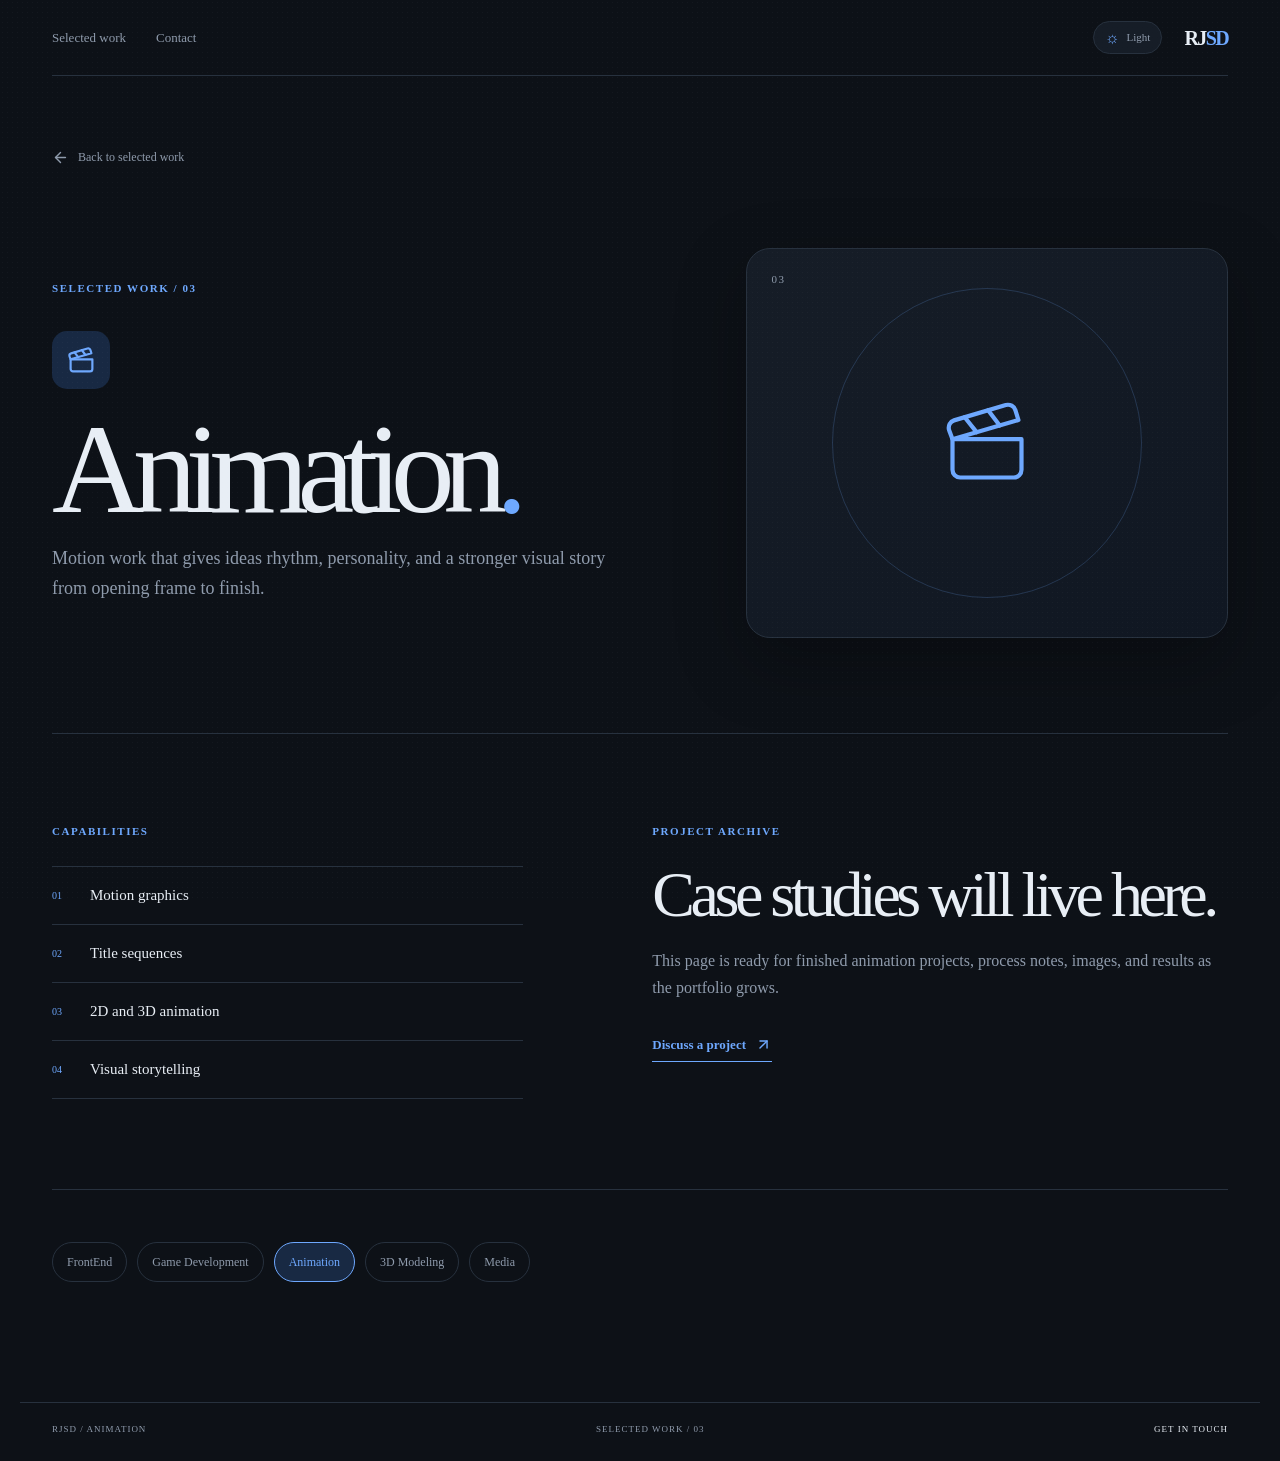
<file: work/animation.html>
<!DOCTYPE html><html lang="en"><head><meta charSet="utf-8"/><meta name="viewport" content="width=device-width, initial-scale=1"/><link rel="stylesheet" href="../_next/static/css/index.B2c34bN6.css" data-rsc-css-href="../_next/static/css/index.B2c34bN6.css" data-precedence="vite-rsc/importer-resources"/><link rel="modulepreload" fetchPriority="low" href="../_next/static/chunks/index-DQvm8wqT.js"/><script src="../_next/static/chunks/rolldown-runtime-C60lm6uB.js" type="module" async=""></script><script src="../_next/static/chunks/framework-BgSIrAUN.js" type="module" async=""></script><link rel="modulepreload" href="../_next/static/chunks/layout-segment-context-BlyodQa_.js" crossorigin=""/><link rel="modulepreload" href="../_next/static/chunks/work-detail-UryruJjM.js" crossorigin=""/><link rel="modulepreload" href="../_next/static/chunks/play-n3oQrY5u.js" crossorigin=""/><title>Animation | RJSD</title><meta name="description" content="RJSD is a creative workspace for web development, game development, animation, 3D modeling, and media."/><meta property="og:title" content="RJSD - Creative Workspace"/><meta property="og:description" content="Creative work across web, games, animation, 3D modeling, and media. Featuring Kazam."/><meta property="og:image" content="https://rjsd24.github.io/og.png"/><meta property="og:image:width" content="1729"/><meta property="og:image:height" content="910"/><meta property="og:image:alt" content="RJSD Media - Featured Project: Kazam"/><meta name="twitter:card" content="summary_large_image"/><meta name="twitter:title" content="RJSD - Creative Workspace"/><meta name="twitter:description" content="Creative work across web, games, animation, 3D modeling, and media. Featuring Kazam."/><meta name="twitter:image" content="https://rjsd24.github.io/og.png"/><link rel="shortcut icon" href="../favicon.svg"/><link rel="icon" href="../favicon.svg"/><script>Object.assign(((self[Symbol.for("vinext.navigationRuntime")]??={bootstrap:{routeManifest:null},functions:{}}).bootstrap.rsc??={rsc:[]}),{params:{},nav:{"pathname":"/work/animation","searchParams":[]}})</script><link rel="modulepreload" href="../_next/static/chunks/index-DQvm8wqT.js" />
<link rel="preload" href="../_next/static/_vinext_fonts/geist-8ac0455e797f/geist-98bbbccb.woff2" as="font" type="font/woff2" crossorigin />
<link rel="preload" href="../_next/static/_vinext_fonts/geist-mono-00e989178794/geist-mono-013b2f2f.woff2" as="font" type="font/woff2" crossorigin />
<style data-vinext-fonts>/* cyrillic-ext */
@font-face {
  font-family: 'Geist';
  font-style: normal;
  font-weight: 100 900;
  font-display: swap;
  src: url(../_next/static/_vinext_fonts/geist-8ac0455e797f/geist-ff2310f5.woff2) format('woff2');
  unicode-range: U+0460-052F, U+1C80-1C8A, U+20B4, U+2DE0-2DFF, U+A640-A69F, U+FE2E-FE2F;
}
/* cyrillic */
@font-face {
  font-family: 'Geist';
  font-style: normal;
  font-weight: 100 900;
  font-display: swap;
  src: url(../_next/static/_vinext_fonts/geist-8ac0455e797f/geist-875ccdd4.woff2) format('woff2');
  unicode-range: U+0301, U+0400-045F, U+0490-0491, U+04B0-04B1, U+2116;
}
/* vietnamese */
@font-face {
  font-family: 'Geist';
  font-style: normal;
  font-weight: 100 900;
  font-display: swap;
  src: url(../_next/static/_vinext_fonts/geist-8ac0455e797f/geist-52306abf.woff2) format('woff2');
  unicode-range: U+0102-0103, U+0110-0111, U+0128-0129, U+0168-0169, U+01A0-01A1, U+01AF-01B0, U+0300-0301, U+0303-0304, U+0308-0309, U+0323, U+0329, U+1EA0-1EF9, U+20AB;
}
/* latin-ext */
@font-face {
  font-family: 'Geist';
  font-style: normal;
  font-weight: 100 900;
  font-display: swap;
  src: url(../_next/static/_vinext_fonts/geist-8ac0455e797f/geist-001175b1.woff2) format('woff2');
  unicode-range: U+0100-02BA, U+02BD-02C5, U+02C7-02CC, U+02CE-02D7, U+02DD-02FF, U+0304, U+0308, U+0329, U+1D00-1DBF, U+1E00-1E9F, U+1EF2-1EFF, U+2020, U+20A0-20AB, U+20AD-20C4, U+2113, U+2C60-2C7F, U+A720-A7FF;
}
/* latin */
@font-face {
  font-family: 'Geist';
  font-style: normal;
  font-weight: 100 900;
  font-display: swap;
  src: url(../_next/static/_vinext_fonts/geist-8ac0455e797f/geist-98bbbccb.woff2) format('woff2');
  unicode-range: U+0000-00FF, U+0131, U+0152-0153, U+02BB-02BC, U+02C6, U+02DA, U+02DC, U+0304, U+0308, U+0329, U+2000-206F, U+20AC, U+2122, U+2191, U+2193, U+2212, U+2215, U+FEFF, U+FFFD;
}

@font-face {
  font-family: 'Geist Fallback';
  src: local("Arial");
  ascent-override: 95.94%;
  descent-override: 28.16%;
  line-gap-override: 0.00%;
  size-adjust: 104.76%;
}

.__font_geist_013ydlh { font-family: 'Geist', 'Geist Fallback'; font-style: normal; }

.__variable_geist_013ydlh { --font-geist-sans: 'Geist', 'Geist Fallback'; }

/* cyrillic-ext */
@font-face {
  font-family: 'Geist Mono';
  font-style: normal;
  font-weight: 100 900;
  font-display: swap;
  src: url(../_next/static/_vinext_fonts/geist-mono-00e989178794/geist-mono-f6b33328.woff2) format('woff2');
  unicode-range: U+0460-052F, U+1C80-1C8A, U+20B4, U+2DE0-2DFF, U+A640-A69F, U+FE2E-FE2F;
}
/* cyrillic */
@font-face {
  font-family: 'Geist Mono';
  font-style: normal;
  font-weight: 100 900;
  font-display: swap;
  src: url(../_next/static/_vinext_fonts/geist-mono-00e989178794/geist-mono-44e03052.woff2) format('woff2');
  unicode-range: U+0301, U+0400-045F, U+0490-0491, U+04B0-04B1, U+2116;
}
/* symbols2 */
@font-face {
  font-family: 'Geist Mono';
  font-style: normal;
  font-weight: 100 900;
  font-display: swap;
  src: url(../_next/static/_vinext_fonts/geist-mono-00e989178794/geist-mono-0638449e.woff2) format('woff2');
  unicode-range: U+2000-2001, U+2004-2008, U+200A, U+23B8-23BD, U+2500-259F;
}
/* vietnamese */
@font-face {
  font-family: 'Geist Mono';
  font-style: normal;
  font-weight: 100 900;
  font-display: swap;
  src: url(../_next/static/_vinext_fonts/geist-mono-00e989178794/geist-mono-971fb274.woff2) format('woff2');
  unicode-range: U+0102-0103, U+0110-0111, U+0128-0129, U+0168-0169, U+01A0-01A1, U+01AF-01B0, U+0300-0301, U+0303-0304, U+0308-0309, U+0323, U+0329, U+1EA0-1EF9, U+20AB;
}
/* latin-ext */
@font-face {
  font-family: 'Geist Mono';
  font-style: normal;
  font-weight: 100 900;
  font-display: swap;
  src: url(../_next/static/_vinext_fonts/geist-mono-00e989178794/geist-mono-44745446.woff2) format('woff2');
  unicode-range: U+0100-02BA, U+02BD-02C5, U+02C7-02CC, U+02CE-02D7, U+02DD-02FF, U+0304, U+0308, U+0329, U+1D00-1DBF, U+1E00-1E9F, U+1EF2-1EFF, U+2020, U+20A0-20AB, U+20AD-20C4, U+2113, U+2C60-2C7F, U+A720-A7FF;
}
/* latin */
@font-face {
  font-family: 'Geist Mono';
  font-style: normal;
  font-weight: 100 900;
  font-display: swap;
  src: url(../_next/static/_vinext_fonts/geist-mono-00e989178794/geist-mono-013b2f2f.woff2) format('woff2');
  unicode-range: U+0000-00FF, U+0131, U+0152-0153, U+02BB-02BC, U+02C6, U+02DA, U+02DC, U+0304, U+0308, U+0329, U+2000-206F, U+20AC, U+2122, U+2191, U+2193, U+2212, U+2215, U+FEFF, U+FFFD;
}

@font-face {
  font-family: 'Geist Mono Fallback';
  src: local("Arial");
  ascent-override: 74.67%;
  descent-override: 21.92%;
  line-gap-override: 0.00%;
  size-adjust: 134.59%;
}

.__font_geist_mono_0bm7fsx { font-family: 'Geist Mono', 'Geist Mono Fallback'; font-style: normal; }

.__variable_geist_mono_0bm7fsx { --font-geist-mono: 'Geist Mono', 'Geist Mono Fallback'; }
</style>
</head><body class="__variable_geist_013ydlh __variable_geist_mono_0bm7fsx antialiased"><div class="portfolio-app work-detail-page theme-dark" id="top"><header class="site-header"><nav class="header-nav" aria-label="Work page navigation"><div class="nav-links"><a href="../#work">Selected work</a><a href="../#contact">Contact</a></div><button class="theme-toggle" type="button" aria-label="Switch to light mode"><span>☼</span><small>Light</small></button><a class="brand" href="../" aria-label="RJSD home"><span>RJ</span><b>SD</b></a></nav></header><main class="work-detail-main"><a class="work-detail-back" href="../#work"><svg xmlns="http://www.w3.org/2000/svg" width="17" height="17" viewBox="0 0 24 24" fill="none" stroke="currentColor" stroke-width="2" stroke-linecap="round" stroke-linejoin="round" class="lucide lucide-arrow-left" aria-hidden="true"><path d="m12 19-7-7 7-7"></path><path d="M19 12H5"></path></svg> Back to selected work</a><section class="work-detail-hero" aria-labelledby="work-detail-title"><div class="work-detail-copy"><p class="eyebrow">Selected work / <!-- -->03</p><span class="work-detail-icon" aria-hidden="true"><svg xmlns="http://www.w3.org/2000/svg" width="29" height="29" viewBox="0 0 24 24" fill="none" stroke="currentColor" stroke-width="1.8" stroke-linecap="round" stroke-linejoin="round" class="lucide lucide-clapperboard" aria-hidden="true"><path d="m12.296 3.464 3.02 3.956"></path><path d="M20.2 6 3 11l-.9-2.4c-.3-1.1.3-2.2 1.3-2.5l13.5-4c1.1-.3 2.2.3 2.5 1.3z"></path><path d="M3 11h18v8a2 2 0 0 1-2 2H5a2 2 0 0 1-2-2z"></path><path d="m6.18 5.276 3.1 3.899"></path></svg></span><h1 id="work-detail-title">Animation<em>.</em></h1><p>Motion work that gives ideas rhythm, personality, and a stronger visual story from opening frame to finish.</p></div><div class="work-detail-visual" aria-hidden="true"><span>03</span><svg xmlns="http://www.w3.org/2000/svg" width="92" height="92" viewBox="0 0 24 24" fill="none" stroke="currentColor" stroke-width="1.1" stroke-linecap="round" stroke-linejoin="round" class="lucide lucide-clapperboard" aria-hidden="true"><path d="m12.296 3.464 3.02 3.956"></path><path d="M20.2 6 3 11l-.9-2.4c-.3-1.1.3-2.2 1.3-2.5l13.5-4c1.1-.3 2.2.3 2.5 1.3z"></path><path d="M3 11h18v8a2 2 0 0 1-2 2H5a2 2 0 0 1-2-2z"></path><path d="m6.18 5.276 3.1 3.899"></path></svg></div></section><section class="work-detail-content" aria-label="Animation details"><div class="work-capabilities"><p class="eyebrow">Capabilities</p><ul><li><span>0<!-- -->1</span>Motion graphics</li><li><span>0<!-- -->2</span>Title sequences</li><li><span>0<!-- -->3</span>2D and 3D animation</li><li><span>0<!-- -->4</span>Visual storytelling</li></ul></div><div class="work-project-archive"><p class="eyebrow">Project archive</p><h2>Case studies will live here.</h2><p>This page is ready for finished <!-- -->animation<!-- --> projects, process notes, images, and results as the portfolio grows.</p><a href="../#contact">Discuss a project <svg xmlns="http://www.w3.org/2000/svg" width="17" height="17" viewBox="0 0 24 24" fill="none" stroke="currentColor" stroke-width="2" stroke-linecap="round" stroke-linejoin="round" class="lucide lucide-arrow-up-right" aria-hidden="true"><path d="M7 7h10v10"></path><path d="M7 17 17 7"></path></svg></a></div></section><nav class="work-category-nav" aria-label="Browse work categories"><a href="./frontend">FrontEnd</a><a href="./game-development">Game Development</a><a href="./animation" aria-current="page">Animation</a><a href="./3d-modeling">3D Modeling</a><a href="./media">Media</a></nav></main><footer class="site-footer"><span>RJSD / <!-- -->Animation</span><span>Selected work / <!-- -->03</span><a href="../#contact">Get in touch</a></footer></div><script type="module" src="../_next/static/chunks/index-DQvm8wqT.js" id="_R_" async=""></script><script>((self[Symbol.for("vinext.navigationRuntime")]??={bootstrap:{routeManifest:null},functions:{}}).bootstrap.rsc??={rsc:[]}).rsc.push("2:I[\"8c0f216c4604\",[],\"Children\",1]\n")</script><script>((self[Symbol.for("vinext.navigationRuntime")]??={bootstrap:{routeManifest:null},functions:{}}).bootstrap.rsc??={rsc:[]}).rsc.push("3:I[\"593f344dc510\",[],\"GlobalErrorBoundary\",1]\n")</script><script>((self[Symbol.for("vinext.navigationRuntime")]??={bootstrap:{routeManifest:null},functions:{}}).bootstrap.rsc??={rsc:[]}).rsc.push("4:I[\"0b874ad30386\",[],\"default\",1]\n")</script><script>((self[Symbol.for("vinext.navigationRuntime")]??={bootstrap:{routeManifest:null},functions:{}}).bootstrap.rsc??={rsc:[]}).rsc.push("5:I[\"593f344dc510\",[],\"ErrorBoundary\",1]\n")</script><script>((self[Symbol.for("vinext.navigationRuntime")]??={bootstrap:{routeManifest:null},functions:{}}).bootstrap.rsc??={rsc:[]}).rsc.push("6:I[\"15c18cfaeeff\",[],\"LayoutSegmentProvider\",1]\n")</script><script>((self[Symbol.for("vinext.navigationRuntime")]??={bootstrap:{routeManifest:null},functions:{}}).bootstrap.rsc??={rsc:[]}).rsc.push("7:I[\"8c0f216c4604\",[],\"Slot\",1]\n")</script><script>((self[Symbol.for("vinext.navigationRuntime")]??={bootstrap:{routeManifest:null},functions:{}}).bootstrap.rsc??={rsc:[]}).rsc.push("8:I[\"9276801271d6\",[],\"AppRouterScrollTarget\",1]\n")</script><script>((self[Symbol.for("vinext.navigationRuntime")]??={bootstrap:{routeManifest:null},functions:{}}).bootstrap.rsc??={rsc:[]}).rsc.push("9:I[\"593f344dc510\",[],\"RedirectBoundary\",1]\n")</script><script>((self[Symbol.for("vinext.navigationRuntime")]??={bootstrap:{routeManifest:null},functions:{}}).bootstrap.rsc??={rsc:[]}).rsc.push(":HL[\"../_next/static/css/index.B2c34bN6.css\",\"style\"     ]\n")</script><script>((self[Symbol.for("vinext.navigationRuntime")]??={bootstrap:{routeManifest:null},functions:{}}).bootstrap.rsc??={rsc:[]}).rsc.push("0:{\"__route\":\"route:/work/animation\",\"__interceptionContext\":null,\"__layoutIds\":[\"layout:/\"],\"__rootLayout\":\"/\",\"__sourcePage\":\"/work/animation/page\",\"page:/work/animation\":\"$L1\",\"layout:/\":[[[[\"$\",\"link\",\"css:../_next/static/css/index.B2c34bN6.css\",{\"rel\":\"stylesheet\",\"precedence\":\"vite-rsc/importer-resources\",\"href\":\"../_next/static/css/index.B2c34bN6.css\",\"data-rsc-css-href\":\"../_next/static/css/index.B2c34bN6.css\"}],\"$undefined\"],[\"$\",\"html\",null,{\"lang\":\"en\",\"children\":[\"$\",\"body\",null,{\"className\":\"__variable_geist_013ydlh __variable_geist_mono_0bm7fsx antialiased\",\"children\":[\"$\",\"$L2\",null,{}]}]}]],null],\"route:/work/animation\":[[[\"$\",\"meta\",null,{\"charSet\":\"utf-8\"}],[[\"$\",\"title\",\"0\",{\"children\":\"Animation | RJSD\"}],[\"$\",\"meta\",\"1\",{\"name\":\"description\",\"content\":\"RJSD is a creative workspace for web development, game development, animation, 3D modeling, and media.\"}],[\"$\",\"meta\",\"2\",{\"property\":\"og:title\",\"content\":\"RJSD - Creative Workspace\"}],[\"$\",\"meta\",\"3\",{\"property\":\"og:description\",\"content\":\"Creative work across web, games, animation, 3D modeling, and media. Featuring Kazam.\"}],[\"$\",\"meta\",\"4\",{\"property\":\"og:image\",\"content\":\"https://rjsd24.github.io/og.png\"}],[\"$\",\"meta\",\"5\",{\"property\":\"og:image:width\",\"content\":\"1729\"}],[\"$\",\"meta\",\"6\",{\"property\":\"og:image:height\",\"content\":\"910\"}],[\"$\",\"meta\",\"7\",{\"property\":\"og:image:alt\",\"content\":\"RJSD Media - Featured Project: Kazam\"}],[\"$\",\"meta\",\"8\",{\"name\":\"twitter:card\",\"content\":\"summary_large_image\"}],[\"$\",\"meta\",\"9\",{\"name\":\"twitter:title\",\"content\":\"RJSD - Creative Workspace\"}],[\"$\",\"meta\",\"10\",{\"name\":\"twitter:description\",\"content\":\"Creative work across web, games, animation, 3D modeling, and media. Featuring Kazam.\"}],[\"$\",\"meta\",\"11\",{\"name\":\"twitter:image\",\"content\":\"https://rjsd24.github.io/og.png\"}],[\"$\",\"link\",\"12\",{\"rel\":\"shortcut icon\",\"href\":\"../favicon.svg\"}],[\"$\",\"link\",\"13\",{\"rel\":\"icon\",\"href\":\"../favicon.svg\"}]],[[\"$\",\"meta\",\"0\",{\"name\":\"viewport\",\"content\":\"width=device-width, initial-scale=1\"}]]],[\"$\",\"$L3\",null,{\"fallback\":\"$4\",\"children\":[\"$\",\"$L5\",null,{\"fallback\":\"$4\",\"children\":[\"$\",\"$L6\",null,{\"providerId\":\"layout:/\",\"segmentMap\":{\"children\":[\"work\",\"animation\"]},\"children\":[\"$\",\"$L7\",null,{\"id\":\"layout:/\",\"parallelSlots\":\"$undefined\",\"children\":[\"$\",\"$L8\",null,{\"children\":[\"$\",\"$L9\",null,{\"children\":[[\"$\",\"$L6\",null,{\"providerId\":\"page:/work/animation\",\"segmentMap\":{\"children\":[\"__PAGE__\"]},\"children\":[\"$\",\"$L7\",null,{\"id\":\"page:/work/animation\"}]}],null]}]}]}]}]}]}],null,null],\"__layoutFlags\":{\"layout:/\":\"s\"},\"__artifactCompatibility\":{\"schemaVersion\":1,\"graphVersion\":\"app-route-graph:46156c741a653c6c\",\"deploymentVersion\":\"7fc99f8e-d1d8-430e-84d6-7b27284ac644\",\"appElementsSchemaVersion\":1,\"rscPayloadSchemaVersion\":1,\"rootBoundaryId\":\"/\",\"renderEpoch\":null},\"__renderObservation\":{\"schemaVersion\":1,\"output\":{\"kind\":\"app-rsc\",\"mountedSlotsFingerprint\":null,\"renderEpoch\":null,\"rootBoundaryId\":\"/\",\"routeId\":\"route:/work/animation\"},\"completeness\":\"partial\",\"boundaryOutcome\":{\"kind\":\"unknown\"},\"requestApis\":[{\"kind\":\"connection\",\"status\":\"unknown\"},{\"kind\":\"cookies\",\"status\":\"unknown\"},{\"kind\":\"draftMode\",\"status\":\"unknown\"},{\"kind\":\"headers\",\"status\":\"unknown\"},{\"kind\":\"params\",\"status\":\"unknown\"},{\"kind\":\"searchParams\",\"status\":\"unknown\"}],\"dynamicFetches\":[],\"cacheTags\":[\"/work/animation\",\"_N_T_/layout\",\"_N_T_/work/animation\",\"_N_T_/work/animation/layout\",\"_N_T_/work/animation/page\",\"_N_T_/work/layout\"],\"pathTags\":[\"/work/animation\"],\"cacheability\":\"unknown\",\"downgrade\":{\"target\":\"freshRender\",\"reasons\":[{\"code\":\"CP_DOWNGRADE_CACHEABILITY_UNKNOWN\",\"target\":\"freshRender\"},{\"code\":\"CP_DOWNGRADE_INCOMPLETE_OBSERVATION\",\"completeness\":\"partial\",\"target\":\"freshRender\"},{\"code\":\"CP_DOWNGRADE_UNKNOWN_REQUEST_API\",\"requestApi\":\"connection\",\"target\":\"freshRender\"},{\"code\":\"CP_DOWNGRADE_UNKNOWN_REQUEST_API\",\"requestApi\":\"cookies\",\"target\":\"freshRender\"},{\"code\":\"CP_DOWNGRADE_UNKNOWN_REQUEST_API\",\"requestApi\":\"draftMode\",\"target\":\"freshRender\"},{\"code\":\"CP_DOWNGRADE_UNKNOWN_REQUEST_API\",\"requestApi\":\"headers\",\"target\":\"freshRender\"},{\"code\":\"CP_DOWNGRADE_UNKNOWN_REQUEST_API\",\"requestApi\":\"params\",\"target\":\"freshRender\"},{\"code\":\"CP_DOWNGRADE_UNKNOWN_REQUEST_API\",\"requestApi\":\"searchParams\",\"target\":\"freshRender\"}],\"fallback\":{\"kind\":\"breakerFallback\",\"code\":\"CP_PRIVATE_DYNAMIC_DOWNGRADE\",\"mode\":\"renderFresh\",\"scope\":\"affectedOutput\",\"fields\":{\"reasonCodes\":[\"CP_DOWNGRADE_CACHEABILITY_UNKNOWN\",\"CP_DOWNGRADE_INCOMPLETE_OBSERVATION\",\"CP_DOWNGRADE_UNKNOWN_REQUEST_API\",\"CP_DOWNGRADE_UNKNOWN_REQUEST_API\",\"CP_DOWNGRADE_UNKNOWN_REQUEST_API\",\"CP_DOWNGRADE_UNKNOWN_REQUEST_API\",\"CP_DOWNGRADE_UNKNOWN_REQUEST_API\",\"CP_DOWNGRADE_UNKNOWN_REQUEST_API\"],\"target\":\"freshRender\"}},\"isPublicCacheCandidate\":false}}}\n")</script><script>((self[Symbol.for("vinext.navigationRuntime")]??={bootstrap:{routeManifest:null},functions:{}}).bootstrap.rsc??={rsc:[]}).rsc.push("a:I[\"585531156455\",[],\"WorkDetailPage\",1]\n")</script><script>((self[Symbol.for("vinext.navigationRuntime")]??={bootstrap:{routeManifest:null},functions:{}}).bootstrap.rsc??={rsc:[]}).rsc.push("1:[\"$\",\"$La\",null,{\"category\":\"animation\"}]\n")</script><script>Object.assign(((self[Symbol.for("vinext.navigationRuntime")]??={bootstrap:{routeManifest:null},functions:{}}).bootstrap.rsc??={rsc:[]}),{"initialCacheKind":"static"});((self[Symbol.for("vinext.navigationRuntime")]??={bootstrap:{routeManifest:null},functions:{}}).bootstrap.rsc??={rsc:[]}).done=true</script></body></html>
</file>
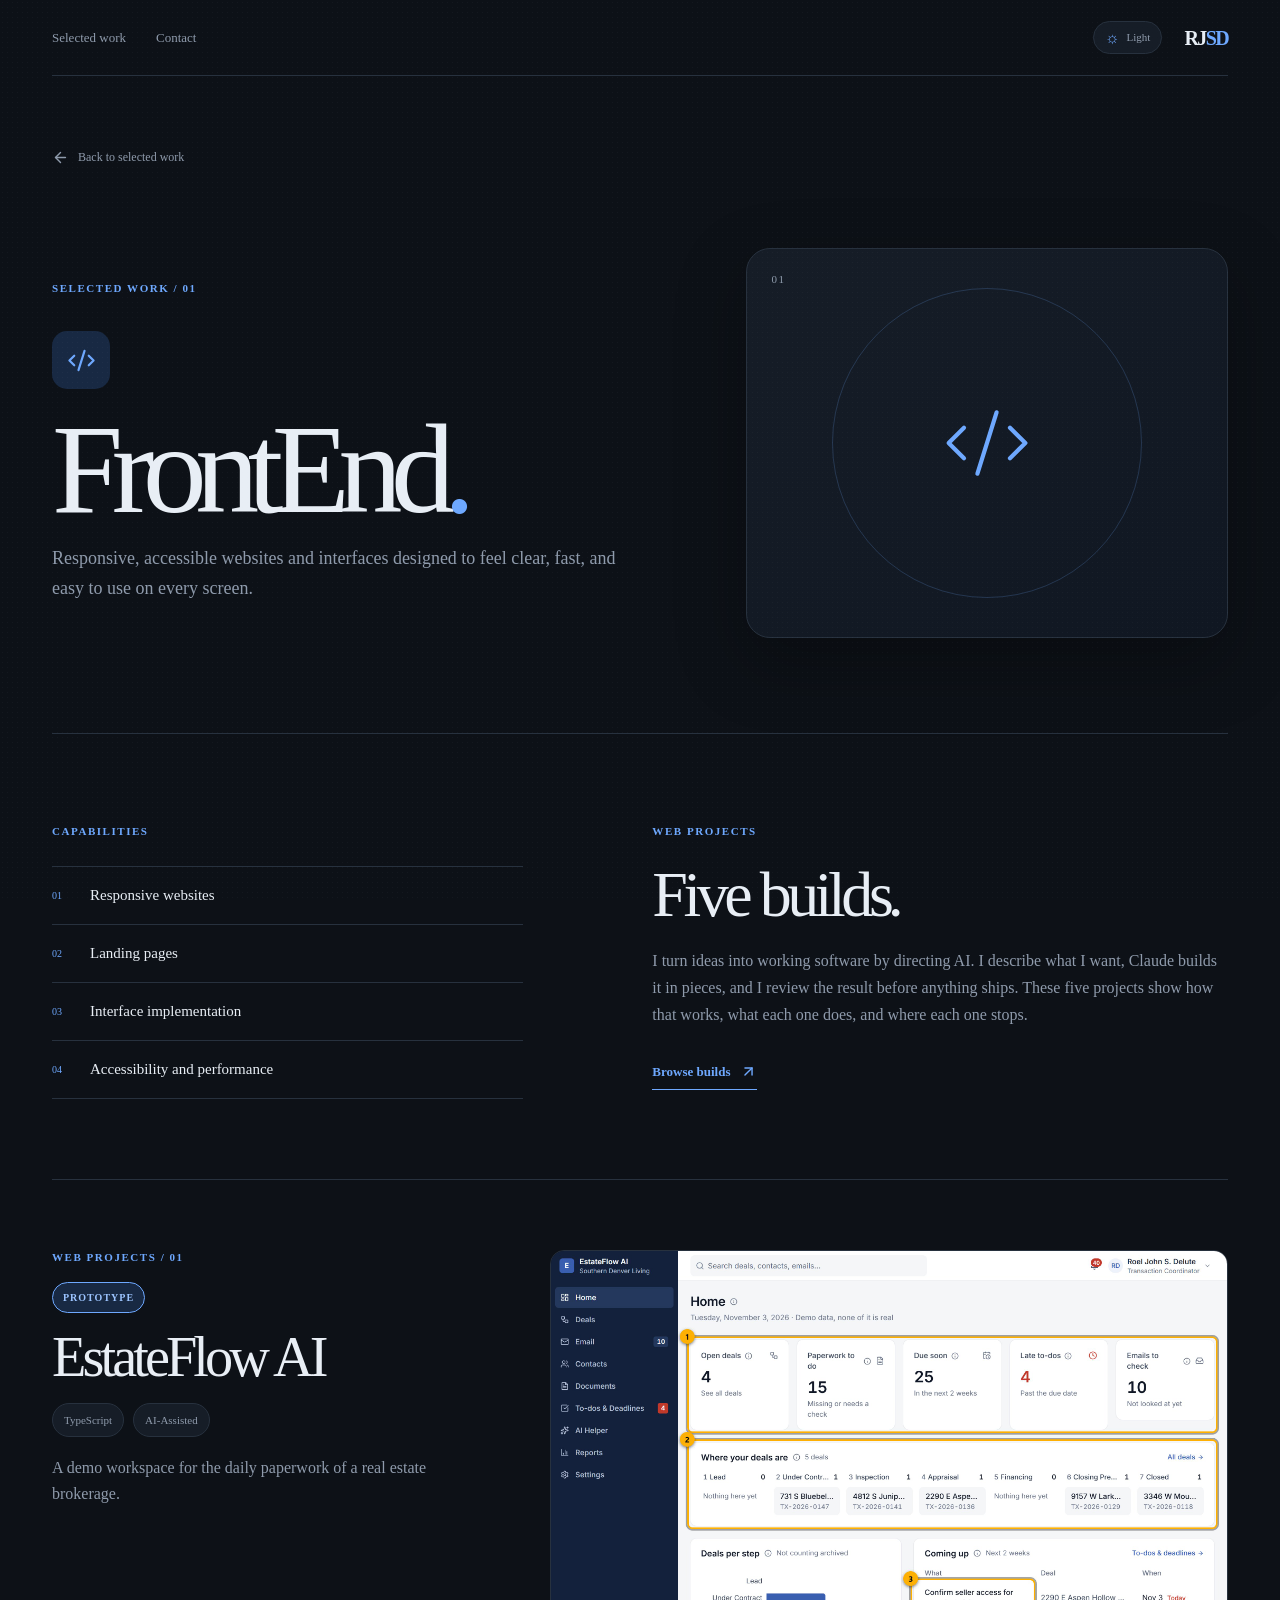
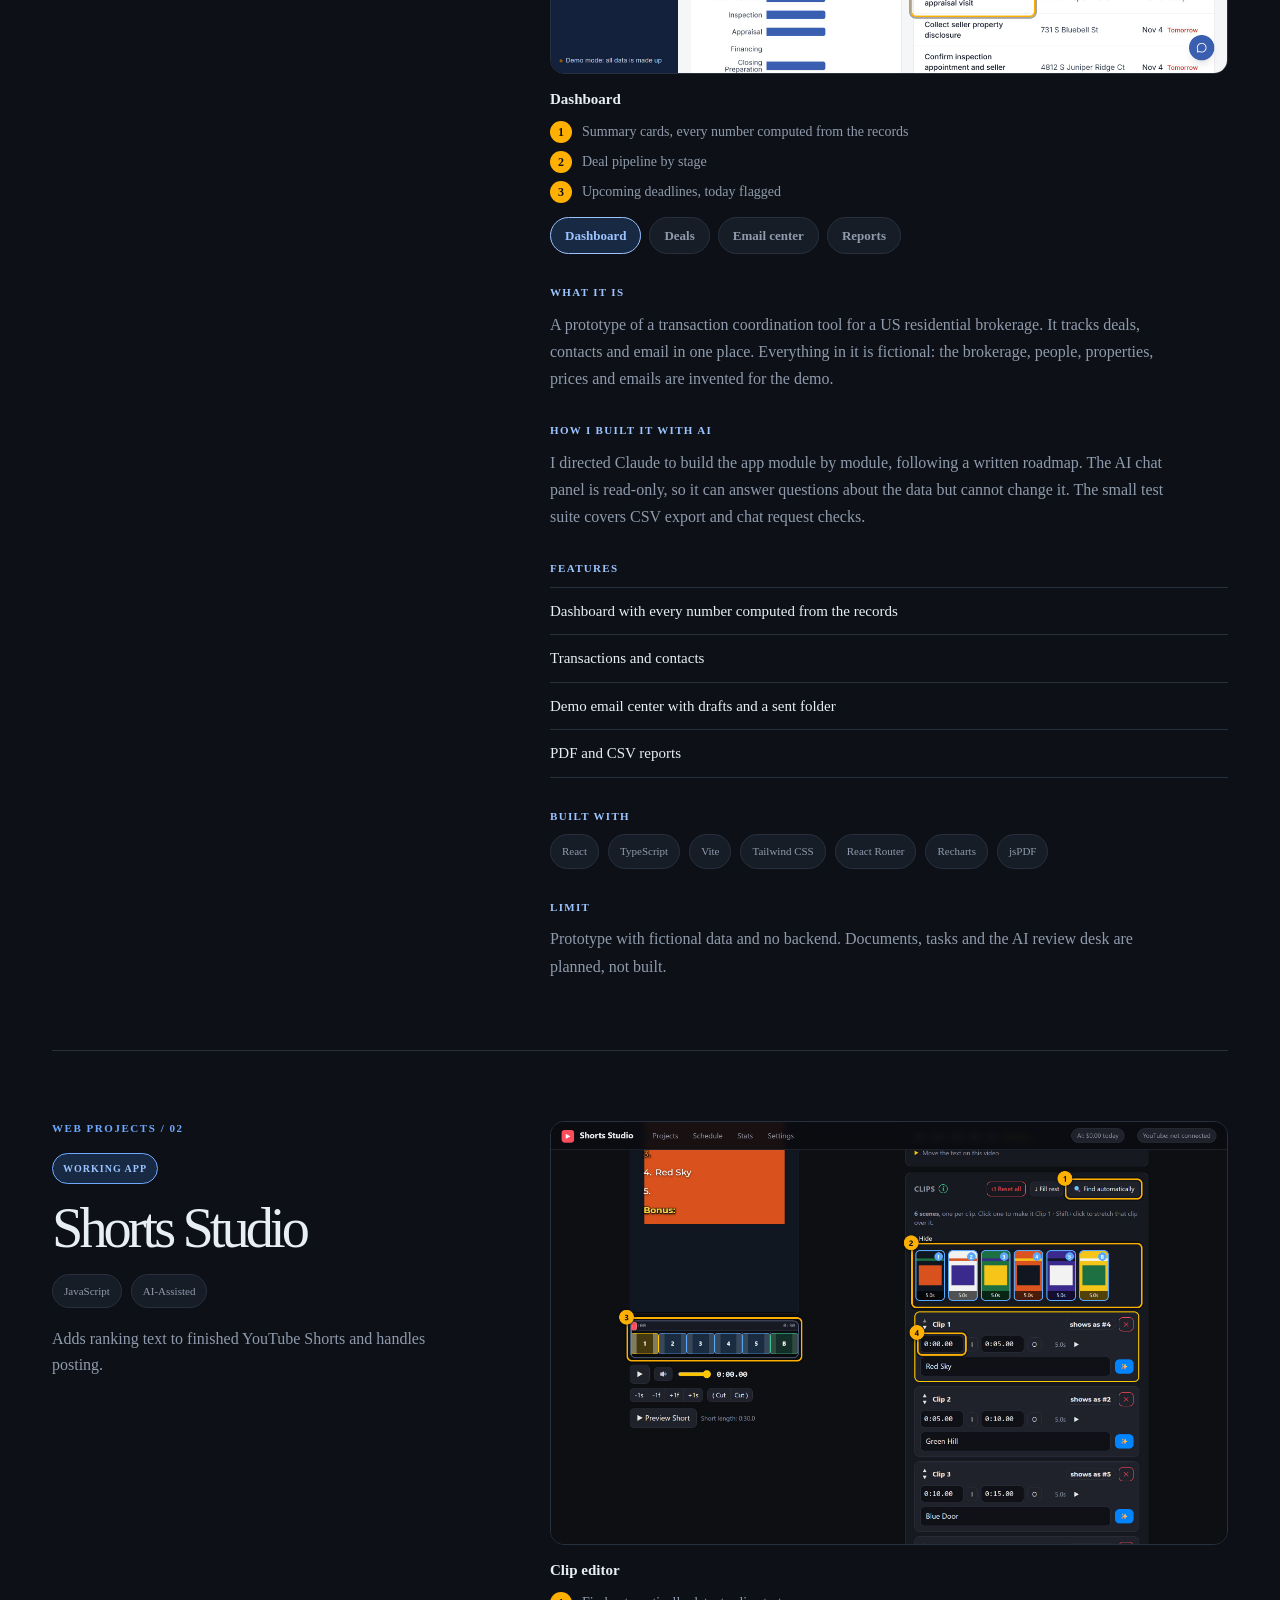
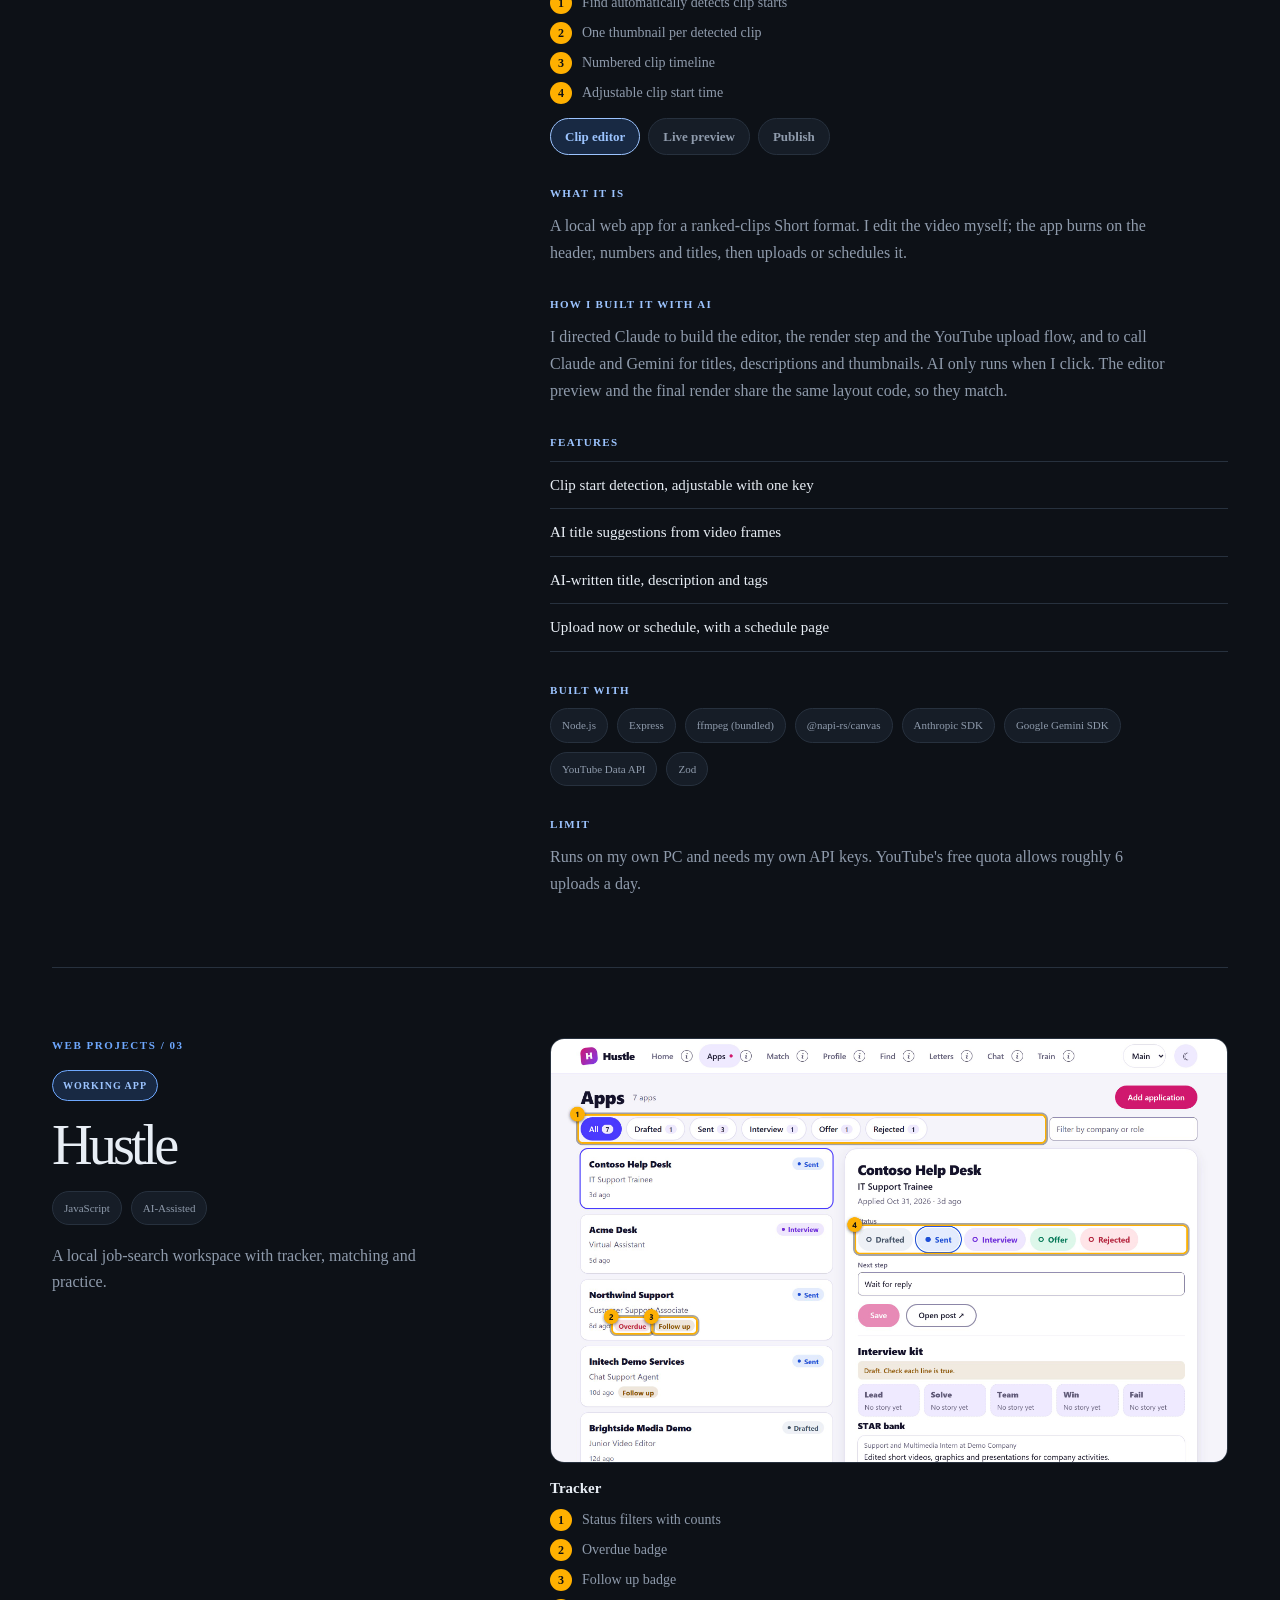
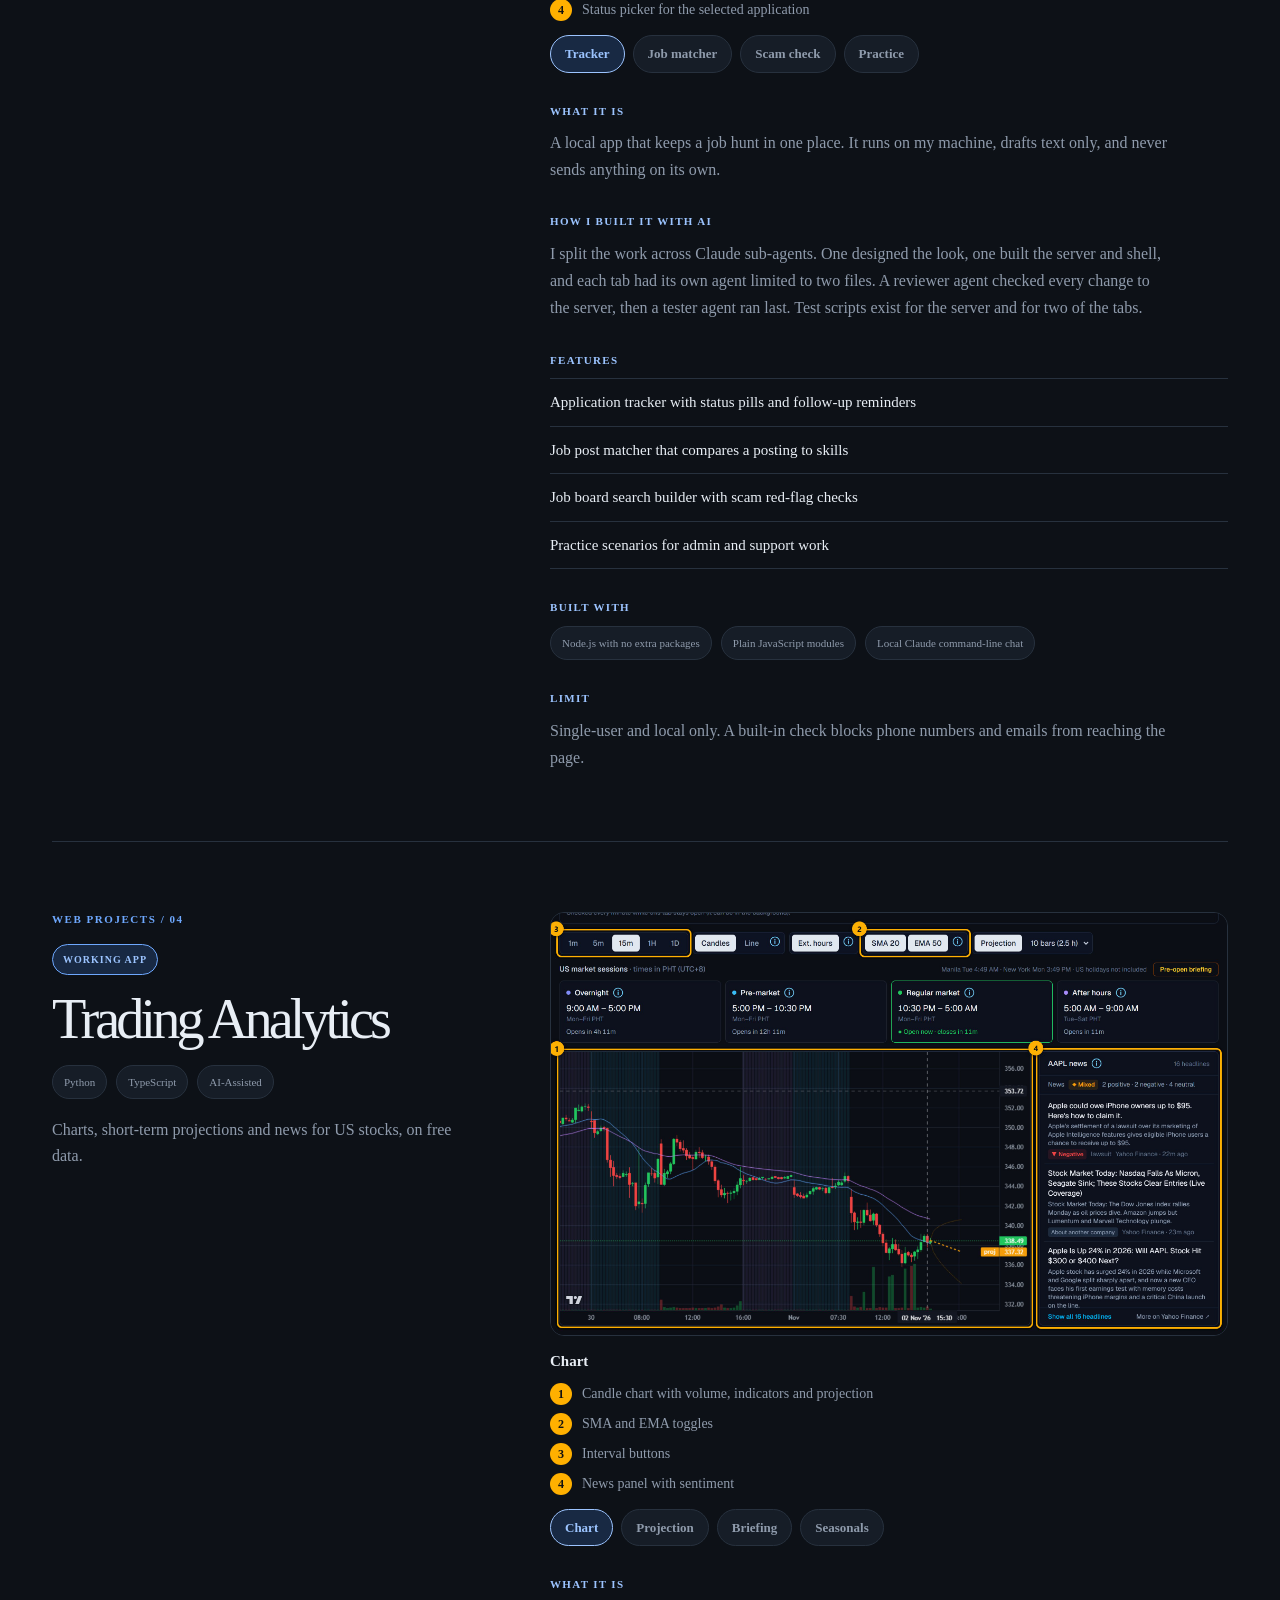
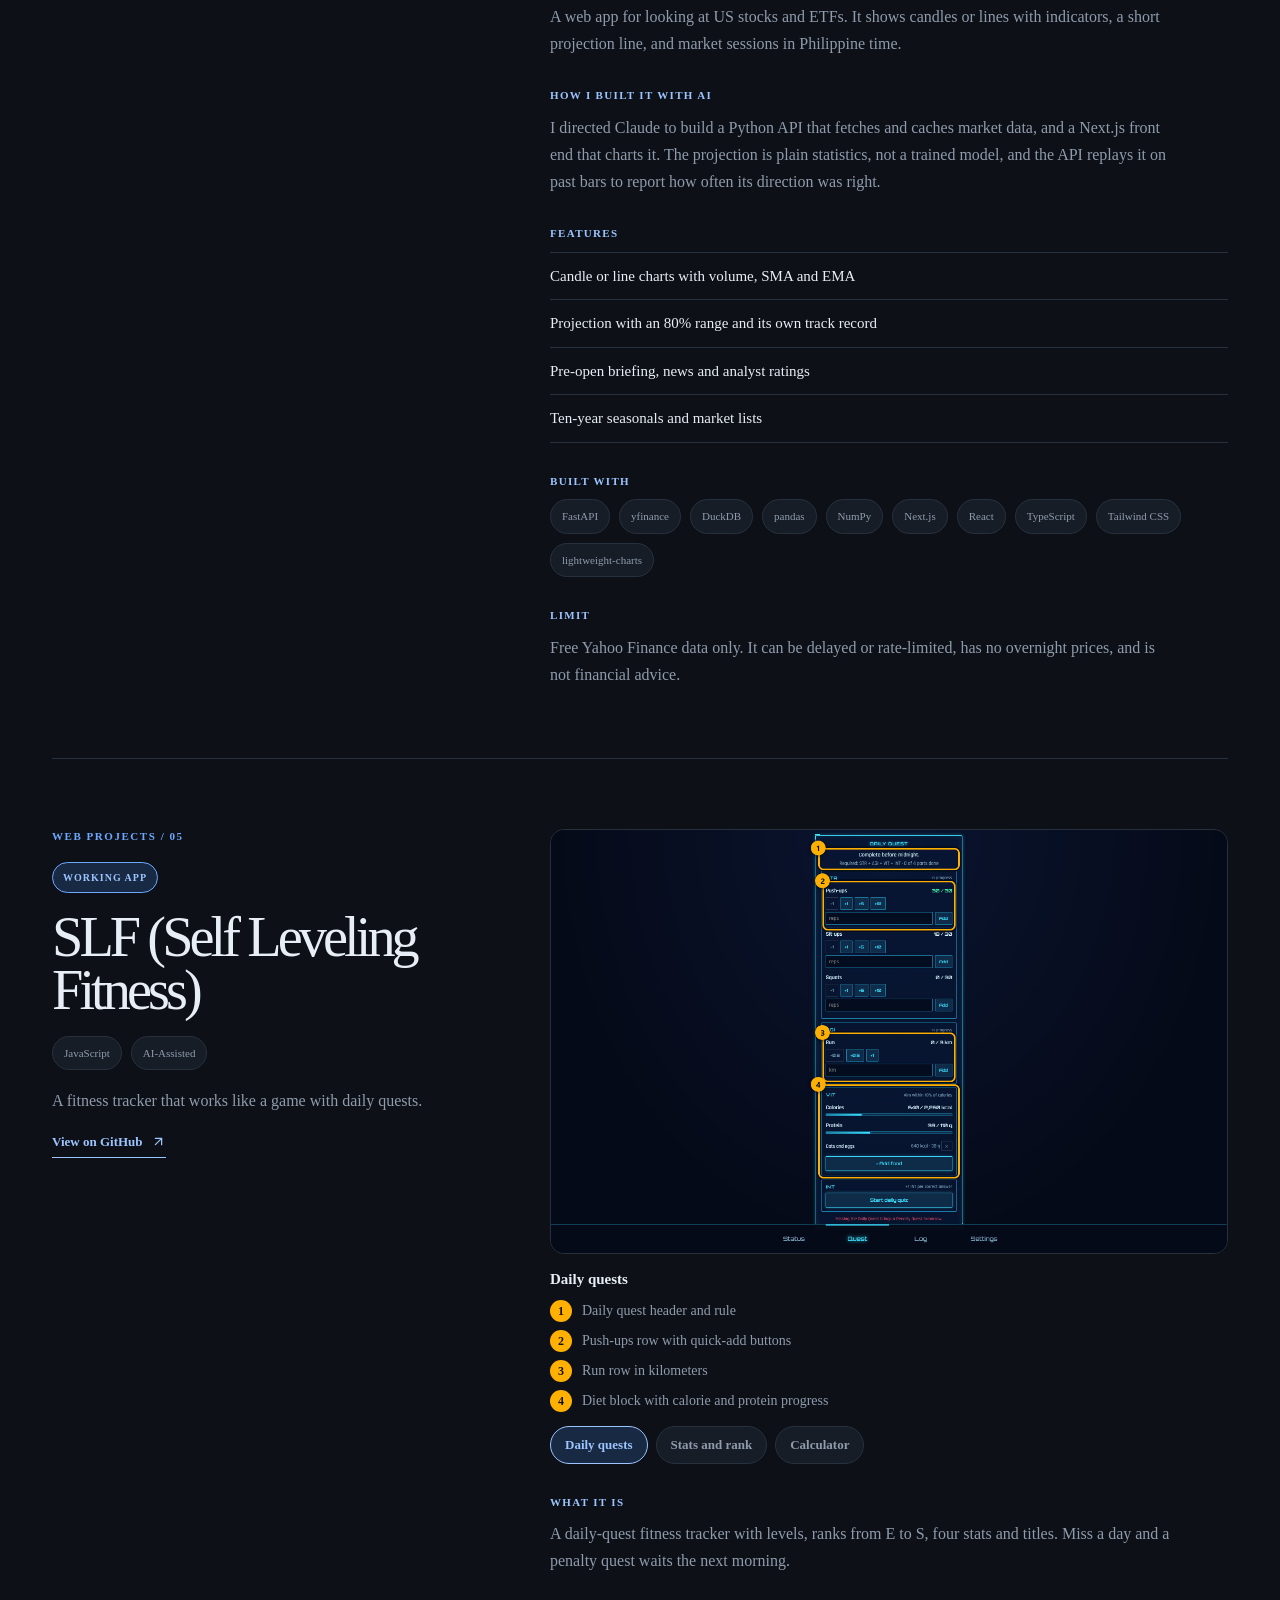
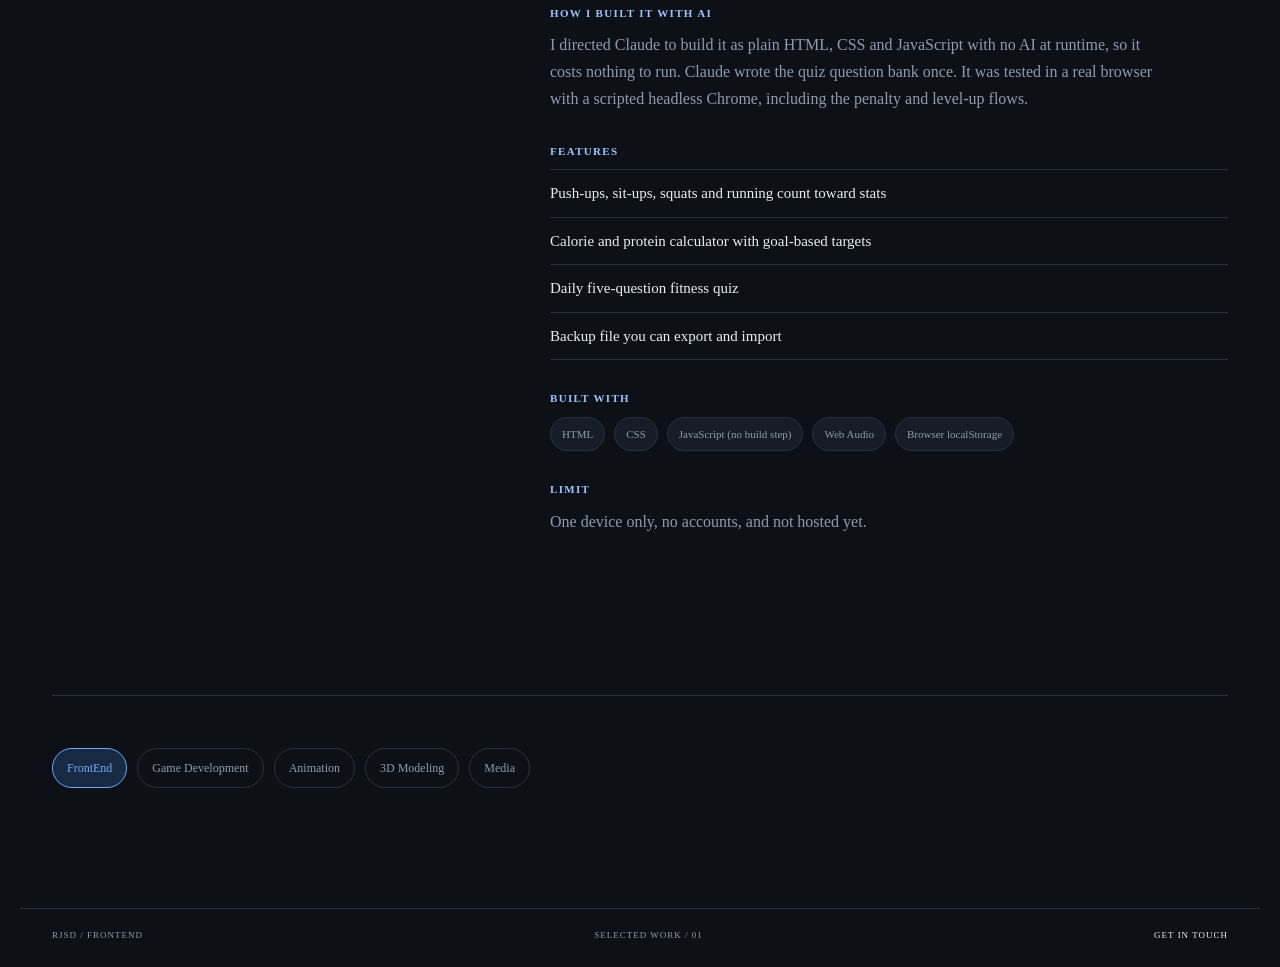
<file: work/frontend.html>
<!DOCTYPE html><html lang="en"><head><meta charSet="utf-8"/><meta name="viewport" content="width=device-width, initial-scale=1"/><link rel="stylesheet" href="../_next/static/css/index.B2c34bN6.css" data-rsc-css-href="../_next/static/css/index.B2c34bN6.css" data-precedence="vite-rsc/importer-resources"/><link rel="modulepreload" fetchPriority="low" href="../_next/static/chunks/index-DQvm8wqT.js"/><script src="../_next/static/chunks/rolldown-runtime-C60lm6uB.js" type="module" async=""></script><script src="../_next/static/chunks/framework-BgSIrAUN.js" type="module" async=""></script><link rel="modulepreload" href="../_next/static/chunks/layout-segment-context-BlyodQa_.js" crossorigin=""/><link rel="modulepreload" href="../_next/static/chunks/work-detail-UryruJjM.js" crossorigin=""/><link rel="modulepreload" href="../_next/static/chunks/play-n3oQrY5u.js" crossorigin=""/><title>FrontEnd | RJSD</title><meta name="description" content="RJSD is a creative workspace for web development, game development, animation, 3D modeling, and media."/><meta property="og:title" content="RJSD - Creative Workspace"/><meta property="og:description" content="Creative work across web, games, animation, 3D modeling, and media. Featuring Kazam."/><meta property="og:image" content="https://rjsd24.github.io/og.png"/><meta property="og:image:width" content="1729"/><meta property="og:image:height" content="910"/><meta property="og:image:alt" content="RJSD Media - Featured Project: Kazam"/><meta name="twitter:card" content="summary_large_image"/><meta name="twitter:title" content="RJSD - Creative Workspace"/><meta name="twitter:description" content="Creative work across web, games, animation, 3D modeling, and media. Featuring Kazam."/><meta name="twitter:image" content="https://rjsd24.github.io/og.png"/><link rel="shortcut icon" href="../favicon.svg"/><link rel="icon" href="../favicon.svg"/><script>Object.assign(((self[Symbol.for("vinext.navigationRuntime")]??={bootstrap:{routeManifest:null},functions:{}}).bootstrap.rsc??={rsc:[]}),{params:{},nav:{"pathname":"/work/frontend","searchParams":[]}})</script><link rel="modulepreload" href="../_next/static/chunks/index-DQvm8wqT.js" />
<link rel="preload" href="../_next/static/_vinext_fonts/geist-8ac0455e797f/geist-98bbbccb.woff2" as="font" type="font/woff2" crossorigin />
<link rel="preload" href="../_next/static/_vinext_fonts/geist-mono-00e989178794/geist-mono-013b2f2f.woff2" as="font" type="font/woff2" crossorigin />
<style data-vinext-fonts>/* cyrillic-ext */
@font-face {
  font-family: 'Geist';
  font-style: normal;
  font-weight: 100 900;
  font-display: swap;
  src: url(../_next/static/_vinext_fonts/geist-8ac0455e797f/geist-ff2310f5.woff2) format('woff2');
  unicode-range: U+0460-052F, U+1C80-1C8A, U+20B4, U+2DE0-2DFF, U+A640-A69F, U+FE2E-FE2F;
}
/* cyrillic */
@font-face {
  font-family: 'Geist';
  font-style: normal;
  font-weight: 100 900;
  font-display: swap;
  src: url(../_next/static/_vinext_fonts/geist-8ac0455e797f/geist-875ccdd4.woff2) format('woff2');
  unicode-range: U+0301, U+0400-045F, U+0490-0491, U+04B0-04B1, U+2116;
}
/* vietnamese */
@font-face {
  font-family: 'Geist';
  font-style: normal;
  font-weight: 100 900;
  font-display: swap;
  src: url(../_next/static/_vinext_fonts/geist-8ac0455e797f/geist-52306abf.woff2) format('woff2');
  unicode-range: U+0102-0103, U+0110-0111, U+0128-0129, U+0168-0169, U+01A0-01A1, U+01AF-01B0, U+0300-0301, U+0303-0304, U+0308-0309, U+0323, U+0329, U+1EA0-1EF9, U+20AB;
}
/* latin-ext */
@font-face {
  font-family: 'Geist';
  font-style: normal;
  font-weight: 100 900;
  font-display: swap;
  src: url(../_next/static/_vinext_fonts/geist-8ac0455e797f/geist-001175b1.woff2) format('woff2');
  unicode-range: U+0100-02BA, U+02BD-02C5, U+02C7-02CC, U+02CE-02D7, U+02DD-02FF, U+0304, U+0308, U+0329, U+1D00-1DBF, U+1E00-1E9F, U+1EF2-1EFF, U+2020, U+20A0-20AB, U+20AD-20C4, U+2113, U+2C60-2C7F, U+A720-A7FF;
}
/* latin */
@font-face {
  font-family: 'Geist';
  font-style: normal;
  font-weight: 100 900;
  font-display: swap;
  src: url(../_next/static/_vinext_fonts/geist-8ac0455e797f/geist-98bbbccb.woff2) format('woff2');
  unicode-range: U+0000-00FF, U+0131, U+0152-0153, U+02BB-02BC, U+02C6, U+02DA, U+02DC, U+0304, U+0308, U+0329, U+2000-206F, U+20AC, U+2122, U+2191, U+2193, U+2212, U+2215, U+FEFF, U+FFFD;
}

@font-face {
  font-family: 'Geist Fallback';
  src: local("Arial");
  ascent-override: 95.94%;
  descent-override: 28.16%;
  line-gap-override: 0.00%;
  size-adjust: 104.76%;
}

.__font_geist_013ydlh { font-family: 'Geist', 'Geist Fallback'; font-style: normal; }

.__variable_geist_013ydlh { --font-geist-sans: 'Geist', 'Geist Fallback'; }

/* cyrillic-ext */
@font-face {
  font-family: 'Geist Mono';
  font-style: normal;
  font-weight: 100 900;
  font-display: swap;
  src: url(../_next/static/_vinext_fonts/geist-mono-00e989178794/geist-mono-f6b33328.woff2) format('woff2');
  unicode-range: U+0460-052F, U+1C80-1C8A, U+20B4, U+2DE0-2DFF, U+A640-A69F, U+FE2E-FE2F;
}
/* cyrillic */
@font-face {
  font-family: 'Geist Mono';
  font-style: normal;
  font-weight: 100 900;
  font-display: swap;
  src: url(../_next/static/_vinext_fonts/geist-mono-00e989178794/geist-mono-44e03052.woff2) format('woff2');
  unicode-range: U+0301, U+0400-045F, U+0490-0491, U+04B0-04B1, U+2116;
}
/* symbols2 */
@font-face {
  font-family: 'Geist Mono';
  font-style: normal;
  font-weight: 100 900;
  font-display: swap;
  src: url(../_next/static/_vinext_fonts/geist-mono-00e989178794/geist-mono-0638449e.woff2) format('woff2');
  unicode-range: U+2000-2001, U+2004-2008, U+200A, U+23B8-23BD, U+2500-259F;
}
/* vietnamese */
@font-face {
  font-family: 'Geist Mono';
  font-style: normal;
  font-weight: 100 900;
  font-display: swap;
  src: url(../_next/static/_vinext_fonts/geist-mono-00e989178794/geist-mono-971fb274.woff2) format('woff2');
  unicode-range: U+0102-0103, U+0110-0111, U+0128-0129, U+0168-0169, U+01A0-01A1, U+01AF-01B0, U+0300-0301, U+0303-0304, U+0308-0309, U+0323, U+0329, U+1EA0-1EF9, U+20AB;
}
/* latin-ext */
@font-face {
  font-family: 'Geist Mono';
  font-style: normal;
  font-weight: 100 900;
  font-display: swap;
  src: url(../_next/static/_vinext_fonts/geist-mono-00e989178794/geist-mono-44745446.woff2) format('woff2');
  unicode-range: U+0100-02BA, U+02BD-02C5, U+02C7-02CC, U+02CE-02D7, U+02DD-02FF, U+0304, U+0308, U+0329, U+1D00-1DBF, U+1E00-1E9F, U+1EF2-1EFF, U+2020, U+20A0-20AB, U+20AD-20C4, U+2113, U+2C60-2C7F, U+A720-A7FF;
}
/* latin */
@font-face {
  font-family: 'Geist Mono';
  font-style: normal;
  font-weight: 100 900;
  font-display: swap;
  src: url(../_next/static/_vinext_fonts/geist-mono-00e989178794/geist-mono-013b2f2f.woff2) format('woff2');
  unicode-range: U+0000-00FF, U+0131, U+0152-0153, U+02BB-02BC, U+02C6, U+02DA, U+02DC, U+0304, U+0308, U+0329, U+2000-206F, U+20AC, U+2122, U+2191, U+2193, U+2212, U+2215, U+FEFF, U+FFFD;
}

@font-face {
  font-family: 'Geist Mono Fallback';
  src: local("Arial");
  ascent-override: 74.67%;
  descent-override: 21.92%;
  line-gap-override: 0.00%;
  size-adjust: 134.59%;
}

.__font_geist_mono_0bm7fsx { font-family: 'Geist Mono', 'Geist Mono Fallback'; font-style: normal; }

.__variable_geist_mono_0bm7fsx { --font-geist-mono: 'Geist Mono', 'Geist Mono Fallback'; }
</style>
</head><body class="__variable_geist_013ydlh __variable_geist_mono_0bm7fsx antialiased"><div class="portfolio-app work-detail-page theme-dark" id="top"><header class="site-header"><nav class="header-nav" aria-label="Work page navigation"><div class="nav-links"><a href="../#work">Selected work</a><a href="../#contact">Contact</a></div><button class="theme-toggle" type="button" aria-label="Switch to light mode"><span>☼</span><small>Light</small></button><a class="brand" href="../" aria-label="RJSD home"><span>RJ</span><b>SD</b></a></nav></header><main class="work-detail-main"><a class="work-detail-back" href="../#work"><svg xmlns="http://www.w3.org/2000/svg" width="17" height="17" viewBox="0 0 24 24" fill="none" stroke="currentColor" stroke-width="2" stroke-linecap="round" stroke-linejoin="round" class="lucide lucide-arrow-left" aria-hidden="true"><path d="m12 19-7-7 7-7"></path><path d="M19 12H5"></path></svg> Back to selected work</a><section class="work-detail-hero" aria-labelledby="work-detail-title"><div class="work-detail-copy"><p class="eyebrow">Selected work / <!-- -->01</p><span class="work-detail-icon" aria-hidden="true"><svg xmlns="http://www.w3.org/2000/svg" width="29" height="29" viewBox="0 0 24 24" fill="none" stroke="currentColor" stroke-width="1.8" stroke-linecap="round" stroke-linejoin="round" class="lucide lucide-code-xml" aria-hidden="true"><path d="m18 16 4-4-4-4"></path><path d="m6 8-4 4 4 4"></path><path d="m14.5 4-5 16"></path></svg></span><h1 id="work-detail-title">FrontEnd<em>.</em></h1><p>Responsive, accessible websites and interfaces designed to feel clear, fast, and easy to use on every screen.</p></div><div class="work-detail-visual" aria-hidden="true"><span>01</span><svg xmlns="http://www.w3.org/2000/svg" width="92" height="92" viewBox="0 0 24 24" fill="none" stroke="currentColor" stroke-width="1.1" stroke-linecap="round" stroke-linejoin="round" class="lucide lucide-code-xml" aria-hidden="true"><path d="m18 16 4-4-4-4"></path><path d="m6 8-4 4 4 4"></path><path d="m14.5 4-5 16"></path></svg></div></section><section class="work-detail-content" aria-label="FrontEnd details"><div class="work-capabilities"><p class="eyebrow">Capabilities</p><ul><li><span>0<!-- -->1</span>Responsive websites</li><li><span>0<!-- -->2</span>Landing pages</li><li><span>0<!-- -->3</span>Interface implementation</li><li><span>0<!-- -->4</span>Accessibility and performance</li></ul></div><div class="work-project-archive"><p class="eyebrow">Web projects</p><h2>Five builds<em>.</em></h2><p>I turn ideas into working software by directing AI. I describe what I want, Claude builds it in pieces, and I review the result before anything ships. These five projects show how that works, what each one does, and where each one stops.</p><a href="#ai-builds-list">Browse builds <svg xmlns="http://www.w3.org/2000/svg" width="17" height="17" viewBox="0 0 24 24" fill="none" stroke="currentColor" stroke-width="2" stroke-linecap="round" stroke-linejoin="round" class="lucide lucide-arrow-up-right" aria-hidden="true"><path d="M7 7h10v10"></path><path d="M7 17 17 7"></path></svg></a></div><div class="ai-builds" id="ai-builds-list"><article class="ai-build" id="estateflow-ai" aria-labelledby="estateflow-ai-title"><header class="ai-build-head"><p class="eyebrow">Web Projects / 0<!-- -->1</p><span class="project-status">Prototype</span><h2 id="estateflow-ai-title">EstateFlow AI</h2><ul class="kazam-tags" aria-label="EstateFlow AI languages and production details"><li>TypeScript</li><li>AI-Assisted</li></ul><p class="ai-build-tagline">A demo workspace for the daily paperwork of a real estate brokerage.</p></header><div class="ai-build-body"><figure class="ai-build-shots"><img class="ai-build-media" src="../projects/ai-builds/estateflow-ai/01-dashboard.jpg" alt="EstateFlow AI home dashboard with five summary number cards, a seven-step deal pipeline and a list of upcoming tasks." loading="lazy"/><figcaption><strong>Dashboard</strong><ol class="ai-build-legend"><li>Summary cards, every number computed from the records</li><li>Deal pipeline by stage</li><li>Upcoming deadlines, today flagged</li></ol></figcaption><div class="ai-build-tabs" role="group" aria-label="Screenshots"><button type="button" aria-pressed="true">Dashboard</button><button type="button" aria-pressed="false">Deals</button><button type="button" aria-pressed="false">Email center</button><button type="button" aria-pressed="false">Reports</button></div></figure><section><h3>What it is</h3><p>A prototype of a transaction coordination tool for a US residential brokerage. It tracks deals, contacts and email in one place. Everything in it is fictional: the brokerage, people, properties, prices and emails are invented for the demo.</p></section><section><h3>How I built it with AI</h3><p>I directed Claude to build the app module by module, following a written roadmap. The AI chat panel is read-only, so it can answer questions about the data but cannot change it. The small test suite covers CSV export and chat request checks.</p></section><section><h3>Features</h3><ul class="ai-build-features"><li>Dashboard with every number computed from the records</li><li>Transactions and contacts</li><li>Demo email center with drafts and a sent folder</li><li>PDF and CSV reports</li></ul></section><section><h3>Built with</h3><ul class="syntax-saga-tags"><li>React</li><li>TypeScript</li><li>Vite</li><li>Tailwind CSS</li><li>React Router</li><li>Recharts</li><li>jsPDF</li></ul></section><section><h3>Limit</h3><p>Prototype with fictional data and no backend. Documents, tasks and the AI review desk are planned, not built.</p></section></div></article><article class="ai-build" id="shorts-studio" aria-labelledby="shorts-studio-title"><header class="ai-build-head"><p class="eyebrow">Web Projects / 0<!-- -->2</p><span class="project-status">Working app</span><h2 id="shorts-studio-title">Shorts Studio</h2><ul class="kazam-tags" aria-label="Shorts Studio languages and production details"><li>JavaScript</li><li>AI-Assisted</li></ul><p class="ai-build-tagline">Adds ranking text to finished YouTube Shorts and handles posting.</p></header><div class="ai-build-body"><figure class="ai-build-shots"><img class="ai-build-media" src="../projects/ai-builds/shorts-studio/01-editor.jpg" alt="Shorts Studio editor after Find automatically, with six detected clip thumbnails, a numbered clip timeline and the start time of Clip 1." loading="lazy"/><figcaption><strong>Clip editor</strong><ol class="ai-build-legend"><li>Find automatically detects clip starts</li><li>One thumbnail per detected clip</li><li>Numbered clip timeline</li><li>Adjustable clip start time</li></ol></figcaption><div class="ai-build-tabs" role="group" aria-label="Screenshots"><button type="button" aria-pressed="true">Clip editor</button><button type="button" aria-pressed="false">Live preview</button><button type="button" aria-pressed="false">Publish</button></div></figure><section><h3>What it is</h3><p>A local web app for a ranked-clips Short format. I edit the video myself; the app burns on the header, numbers and titles, then uploads or schedules it.</p></section><section><h3>How I built it with AI</h3><p>I directed Claude to build the editor, the render step and the YouTube upload flow, and to call Claude and Gemini for titles, descriptions and thumbnails. AI only runs when I click. The editor preview and the final render share the same layout code, so they match.</p></section><section><h3>Features</h3><ul class="ai-build-features"><li>Clip start detection, adjustable with one key</li><li>AI title suggestions from video frames</li><li>AI-written title, description and tags</li><li>Upload now or schedule, with a schedule page</li></ul></section><section><h3>Built with</h3><ul class="syntax-saga-tags"><li>Node.js</li><li>Express</li><li>ffmpeg (bundled)</li><li>@napi-rs/canvas</li><li>Anthropic SDK</li><li>Google Gemini SDK</li><li>YouTube Data API</li><li>Zod</li></ul></section><section><h3>Limit</h3><p>Runs on my own PC and needs my own API keys. YouTube&#x27;s free quota allows roughly 6 uploads a day.</p></section></div></article><article class="ai-build" id="hustle" aria-labelledby="hustle-title"><header class="ai-build-head"><p class="eyebrow">Web Projects / 0<!-- -->3</p><span class="project-status">Working app</span><h2 id="hustle-title">Hustle</h2><ul class="kazam-tags" aria-label="Hustle languages and production details"><li>JavaScript</li><li>AI-Assisted</li></ul><p class="ai-build-tagline">A local job-search workspace with tracker, matching and practice.</p></header><div class="ai-build-body"><figure class="ai-build-shots"><img class="ai-build-media" src="../projects/ai-builds/hustle/01-tracker.jpg" alt="Hustle Apps tab with job applications, colored status pills, Overdue and Follow up badges and a status picker." loading="lazy"/><figcaption><strong>Tracker</strong><ol class="ai-build-legend"><li>Status filters with counts</li><li>Overdue badge</li><li>Follow up badge</li><li>Status picker for the selected application</li></ol></figcaption><div class="ai-build-tabs" role="group" aria-label="Screenshots"><button type="button" aria-pressed="true">Tracker</button><button type="button" aria-pressed="false">Job matcher</button><button type="button" aria-pressed="false">Scam check</button><button type="button" aria-pressed="false">Practice</button></div></figure><section><h3>What it is</h3><p>A local app that keeps a job hunt in one place. It runs on my machine, drafts text only, and never sends anything on its own.</p></section><section><h3>How I built it with AI</h3><p>I split the work across Claude sub-agents. One designed the look, one built the server and shell, and each tab had its own agent limited to two files. A reviewer agent checked every change to the server, then a tester agent ran last. Test scripts exist for the server and for two of the tabs.</p></section><section><h3>Features</h3><ul class="ai-build-features"><li>Application tracker with status pills and follow-up reminders</li><li>Job post matcher that compares a posting to skills</li><li>Job board search builder with scam red-flag checks</li><li>Practice scenarios for admin and support work</li></ul></section><section><h3>Built with</h3><ul class="syntax-saga-tags"><li>Node.js with no extra packages</li><li>Plain JavaScript modules</li><li>Local Claude command-line chat</li></ul></section><section><h3>Limit</h3><p>Single-user and local only. A built-in check blocks phone numbers and emails from reaching the page.</p></section></div></article><article class="ai-build" id="trading-analytics" aria-labelledby="trading-analytics-title"><header class="ai-build-head"><p class="eyebrow">Web Projects / 0<!-- -->4</p><span class="project-status">Working app</span><h2 id="trading-analytics-title">Trading Analytics</h2><ul class="kazam-tags" aria-label="Trading Analytics languages and production details"><li>Python</li><li>TypeScript</li><li>AI-Assisted</li></ul><p class="ai-build-tagline">Charts, short-term projections and news for US stocks, on free data.</p></header><div class="ai-build-body"><figure class="ai-build-shots"><img class="ai-build-media" src="../projects/ai-builds/trading-analytics/01-chart.jpg" alt="AAPL 15-minute candle chart with volume, SMA 20 and EMA 50 lines and shaded pre-market and after-hours sessions, beside a news panel." loading="lazy"/><figcaption><strong>Chart</strong><ol class="ai-build-legend"><li>Candle chart with volume, indicators and projection</li><li>SMA and EMA toggles</li><li>Interval buttons</li><li>News panel with sentiment</li></ol></figcaption><div class="ai-build-tabs" role="group" aria-label="Screenshots"><button type="button" aria-pressed="true">Chart</button><button type="button" aria-pressed="false">Projection</button><button type="button" aria-pressed="false">Briefing</button><button type="button" aria-pressed="false">Seasonals</button></div></figure><section><h3>What it is</h3><p>A web app for looking at US stocks and ETFs. It shows candles or lines with indicators, a short projection line, and market sessions in Philippine time.</p></section><section><h3>How I built it with AI</h3><p>I directed Claude to build a Python API that fetches and caches market data, and a Next.js front end that charts it. The projection is plain statistics, not a trained model, and the API replays it on past bars to report how often its direction was right.</p></section><section><h3>Features</h3><ul class="ai-build-features"><li>Candle or line charts with volume, SMA and EMA</li><li>Projection with an 80% range and its own track record</li><li>Pre-open briefing, news and analyst ratings</li><li>Ten-year seasonals and market lists</li></ul></section><section><h3>Built with</h3><ul class="syntax-saga-tags"><li>FastAPI</li><li>yfinance</li><li>DuckDB</li><li>pandas</li><li>NumPy</li><li>Next.js</li><li>React</li><li>TypeScript</li><li>Tailwind CSS</li><li>lightweight-charts</li></ul></section><section><h3>Limit</h3><p>Free Yahoo Finance data only. It can be delayed or rate-limited, has no overnight prices, and is not financial advice.</p></section></div></article><article class="ai-build" id="slf" aria-labelledby="slf-title"><header class="ai-build-head"><p class="eyebrow">Web Projects / 0<!-- -->5</p><span class="project-status">Working app</span><h2 id="slf-title">SLF (Self Leveling Fitness)</h2><ul class="kazam-tags" aria-label="SLF (Self Leveling Fitness) languages and production details"><li>JavaScript</li><li>AI-Assisted</li></ul><p class="ai-build-tagline">A fitness tracker that works like a game with daily quests.</p><a class="ai-build-link" href="https://github.com/RJSD24/SLF" target="_blank" rel="noreferrer">View on GitHub<!-- --> <svg xmlns="http://www.w3.org/2000/svg" width="15" height="15" viewBox="0 0 24 24" fill="none" stroke="currentColor" stroke-width="2" stroke-linecap="round" stroke-linejoin="round" class="lucide lucide-arrow-up-right" aria-hidden="true"><path d="M7 7h10v10"></path><path d="M7 17 17 7"></path></svg></a></header><div class="ai-build-body"><figure class="ai-build-shots"><img class="ai-build-media" src="../projects/ai-builds/slf/01-daily-quests.jpg" alt="SLF daily quest screen with push-ups, sit-ups, squats, a run and a calorie and protein tracker, partly completed." loading="lazy"/><figcaption><strong>Daily quests</strong><ol class="ai-build-legend"><li>Daily quest header and rule</li><li>Push-ups row with quick-add buttons</li><li>Run row in kilometers</li><li>Diet block with calorie and protein progress</li></ol></figcaption><div class="ai-build-tabs" role="group" aria-label="Screenshots"><button type="button" aria-pressed="true">Daily quests</button><button type="button" aria-pressed="false">Stats and rank</button><button type="button" aria-pressed="false">Calculator</button></div></figure><section><h3>What it is</h3><p>A daily-quest fitness tracker with levels, ranks from E to S, four stats and titles. Miss a day and a penalty quest waits the next morning.</p></section><section><h3>How I built it with AI</h3><p>I directed Claude to build it as plain HTML, CSS and JavaScript with no AI at runtime, so it costs nothing to run. Claude wrote the quiz question bank once. It was tested in a real browser with a scripted headless Chrome, including the penalty and level-up flows.</p></section><section><h3>Features</h3><ul class="ai-build-features"><li>Push-ups, sit-ups, squats and running count toward stats</li><li>Calorie and protein calculator with goal-based targets</li><li>Daily five-question fitness quiz</li><li>Backup file you can export and import</li></ul></section><section><h3>Built with</h3><ul class="syntax-saga-tags"><li>HTML</li><li>CSS</li><li>JavaScript (no build step)</li><li>Web Audio</li><li>Browser localStorage</li></ul></section><section><h3>Limit</h3><p>One device only, no accounts, and not hosted yet.</p></section></div></article></div></section><nav class="work-category-nav" aria-label="Browse work categories"><a href="./frontend" aria-current="page">FrontEnd</a><a href="./game-development">Game Development</a><a href="./animation">Animation</a><a href="./3d-modeling">3D Modeling</a><a href="./media">Media</a></nav></main><footer class="site-footer"><span>RJSD / <!-- -->FrontEnd</span><span>Selected work / <!-- -->01</span><a href="../#contact">Get in touch</a></footer></div><script type="module" src="../_next/static/chunks/index-DQvm8wqT.js" id="_R_" async=""></script><script>((self[Symbol.for("vinext.navigationRuntime")]??={bootstrap:{routeManifest:null},functions:{}}).bootstrap.rsc??={rsc:[]}).rsc.push("2:I[\"8c0f216c4604\",[],\"Children\",1]\n")</script><script>((self[Symbol.for("vinext.navigationRuntime")]??={bootstrap:{routeManifest:null},functions:{}}).bootstrap.rsc??={rsc:[]}).rsc.push("3:I[\"593f344dc510\",[],\"GlobalErrorBoundary\",1]\n")</script><script>((self[Symbol.for("vinext.navigationRuntime")]??={bootstrap:{routeManifest:null},functions:{}}).bootstrap.rsc??={rsc:[]}).rsc.push("4:I[\"0b874ad30386\",[],\"default\",1]\n")</script><script>((self[Symbol.for("vinext.navigationRuntime")]??={bootstrap:{routeManifest:null},functions:{}}).bootstrap.rsc??={rsc:[]}).rsc.push("5:I[\"593f344dc510\",[],\"ErrorBoundary\",1]\n")</script><script>((self[Symbol.for("vinext.navigationRuntime")]??={bootstrap:{routeManifest:null},functions:{}}).bootstrap.rsc??={rsc:[]}).rsc.push("6:I[\"15c18cfaeeff\",[],\"LayoutSegmentProvider\",1]\n")</script><script>((self[Symbol.for("vinext.navigationRuntime")]??={bootstrap:{routeManifest:null},functions:{}}).bootstrap.rsc??={rsc:[]}).rsc.push("7:I[\"8c0f216c4604\",[],\"Slot\",1]\n")</script><script>((self[Symbol.for("vinext.navigationRuntime")]??={bootstrap:{routeManifest:null},functions:{}}).bootstrap.rsc??={rsc:[]}).rsc.push("8:I[\"9276801271d6\",[],\"AppRouterScrollTarget\",1]\n")</script><script>((self[Symbol.for("vinext.navigationRuntime")]??={bootstrap:{routeManifest:null},functions:{}}).bootstrap.rsc??={rsc:[]}).rsc.push("9:I[\"593f344dc510\",[],\"RedirectBoundary\",1]\n")</script><script>((self[Symbol.for("vinext.navigationRuntime")]??={bootstrap:{routeManifest:null},functions:{}}).bootstrap.rsc??={rsc:[]}).rsc.push(":HL[\"../_next/static/css/index.B2c34bN6.css\",\"style\"     ]\n")</script><script>((self[Symbol.for("vinext.navigationRuntime")]??={bootstrap:{routeManifest:null},functions:{}}).bootstrap.rsc??={rsc:[]}).rsc.push("0:{\"__route\":\"route:/work/frontend\",\"__interceptionContext\":null,\"__layoutIds\":[\"layout:/\"],\"__rootLayout\":\"/\",\"__sourcePage\":\"/work/frontend/page\",\"page:/work/frontend\":\"$L1\",\"layout:/\":[[[[\"$\",\"link\",\"css:../_next/static/css/index.B2c34bN6.css\",{\"rel\":\"stylesheet\",\"precedence\":\"vite-rsc/importer-resources\",\"href\":\"../_next/static/css/index.B2c34bN6.css\",\"data-rsc-css-href\":\"../_next/static/css/index.B2c34bN6.css\"}],\"$undefined\"],[\"$\",\"html\",null,{\"lang\":\"en\",\"children\":[\"$\",\"body\",null,{\"className\":\"__variable_geist_013ydlh __variable_geist_mono_0bm7fsx antialiased\",\"children\":[\"$\",\"$L2\",null,{}]}]}]],null],\"route:/work/frontend\":[[[\"$\",\"meta\",null,{\"charSet\":\"utf-8\"}],[[\"$\",\"title\",\"0\",{\"children\":\"FrontEnd | RJSD\"}],[\"$\",\"meta\",\"1\",{\"name\":\"description\",\"content\":\"RJSD is a creative workspace for web development, game development, animation, 3D modeling, and media.\"}],[\"$\",\"meta\",\"2\",{\"property\":\"og:title\",\"content\":\"RJSD - Creative Workspace\"}],[\"$\",\"meta\",\"3\",{\"property\":\"og:description\",\"content\":\"Creative work across web, games, animation, 3D modeling, and media. Featuring Kazam.\"}],[\"$\",\"meta\",\"4\",{\"property\":\"og:image\",\"content\":\"https://rjsd24.github.io/og.png\"}],[\"$\",\"meta\",\"5\",{\"property\":\"og:image:width\",\"content\":\"1729\"}],[\"$\",\"meta\",\"6\",{\"property\":\"og:image:height\",\"content\":\"910\"}],[\"$\",\"meta\",\"7\",{\"property\":\"og:image:alt\",\"content\":\"RJSD Media - Featured Project: Kazam\"}],[\"$\",\"meta\",\"8\",{\"name\":\"twitter:card\",\"content\":\"summary_large_image\"}],[\"$\",\"meta\",\"9\",{\"name\":\"twitter:title\",\"content\":\"RJSD - Creative Workspace\"}],[\"$\",\"meta\",\"10\",{\"name\":\"twitter:description\",\"content\":\"Creative work across web, games, animation, 3D modeling, and media. Featuring Kazam.\"}],[\"$\",\"meta\",\"11\",{\"name\":\"twitter:image\",\"content\":\"https://rjsd24.github.io/og.png\"}],[\"$\",\"link\",\"12\",{\"rel\":\"shortcut icon\",\"href\":\"../favicon.svg\"}],[\"$\",\"link\",\"13\",{\"rel\":\"icon\",\"href\":\"../favicon.svg\"}]],[[\"$\",\"meta\",\"0\",{\"name\":\"viewport\",\"content\":\"width=device-width, initial-scale=1\"}]]],[\"$\",\"$L3\",null,{\"fallback\":\"$4\",\"children\":[\"$\",\"$L5\",null,{\"fallback\":\"$4\",\"children\":[\"$\",\"$L6\",null,{\"providerId\":\"layout:/\",\"segmentMap\":{\"children\":[\"work\",\"frontend\"]},\"children\":[\"$\",\"$L7\",null,{\"id\":\"layout:/\",\"parallelSlots\":\"$undefined\",\"children\":[\"$\",\"$L8\",null,{\"children\":[\"$\",\"$L9\",null,{\"children\":[[\"$\",\"$L6\",null,{\"providerId\":\"page:/work/frontend\",\"segmentMap\":{\"children\":[\"__PAGE__\"]},\"children\":[\"$\",\"$L7\",null,{\"id\":\"page:/work/frontend\"}]}],null]}]}]}]}]}]}],null,null],\"__layoutFlags\":{\"layout:/\":\"s\"},\"__artifactCompatibility\":{\"schemaVersion\":1,\"graphVersion\":\"app-route-graph:097d149cc2cc13e7\",\"deploymentVersion\":\"7fc99f8e-d1d8-430e-84d6-7b27284ac644\",\"appElementsSchemaVersion\":1,\"rscPayloadSchemaVersion\":1,\"rootBoundaryId\":\"/\",\"renderEpoch\":null},\"__renderObservation\":{\"schemaVersion\":1,\"output\":{\"kind\":\"app-rsc\",\"mountedSlotsFingerprint\":null,\"renderEpoch\":null,\"rootBoundaryId\":\"/\",\"routeId\":\"route:/work/frontend\"},\"completeness\":\"partial\",\"boundaryOutcome\":{\"kind\":\"unknown\"},\"requestApis\":[{\"kind\":\"connection\",\"status\":\"unknown\"},{\"kind\":\"cookies\",\"status\":\"unknown\"},{\"kind\":\"draftMode\",\"status\":\"unknown\"},{\"kind\":\"headers\",\"status\":\"unknown\"},{\"kind\":\"params\",\"status\":\"unknown\"},{\"kind\":\"searchParams\",\"status\":\"unknown\"}],\"dynamicFetches\":[],\"cacheTags\":[\"/work/frontend\",\"_N_T_/layout\",\"_N_T_/work/frontend\",\"_N_T_/work/frontend/layout\",\"_N_T_/work/frontend/page\",\"_N_T_/work/layout\"],\"pathTags\":[\"/work/frontend\"],\"cacheability\":\"unknown\",\"downgrade\":{\"target\":\"freshRender\",\"reasons\":[{\"code\":\"CP_DOWNGRADE_CACHEABILITY_UNKNOWN\",\"target\":\"freshRender\"},{\"code\":\"CP_DOWNGRADE_INCOMPLETE_OBSERVATION\",\"completeness\":\"partial\",\"target\":\"freshRender\"},{\"code\":\"CP_DOWNGRADE_UNKNOWN_REQUEST_API\",\"requestApi\":\"connection\",\"target\":\"freshRender\"},{\"code\":\"CP_DOWNGRADE_UNKNOWN_REQUEST_API\",\"requestApi\":\"cookies\",\"target\":\"freshRender\"},{\"code\":\"CP_DOWNGRADE_UNKNOWN_REQUEST_API\",\"requestApi\":\"draftMode\",\"target\":\"freshRender\"},{\"code\":\"CP_DOWNGRADE_UNKNOWN_REQUEST_API\",\"requestApi\":\"headers\",\"target\":\"freshRender\"},{\"code\":\"CP_DOWNGRADE_UNKNOWN_REQUEST_API\",\"requestApi\":\"params\",\"target\":\"freshRender\"},{\"code\":\"CP_DOWNGRADE_UNKNOWN_REQUEST_API\",\"requestApi\":\"searchParams\",\"target\":\"freshRender\"}],\"fallback\":{\"kind\":\"breakerFallback\",\"code\":\"CP_PRIVATE_DYNAMIC_DOWNGRADE\",\"mode\":\"renderFresh\",\"scope\":\"affectedOutput\",\"fields\":{\"reasonCodes\":[\"CP_DOWNGRADE_CACHEABILITY_UNKNOWN\",\"CP_DOWNGRADE_INCOMPLETE_OBSERVATION\",\"CP_DOWNGRADE_UNKNOWN_REQUEST_API\",\"CP_DOWNGRADE_UNKNOWN_REQUEST_API\",\"CP_DOWNGRADE_UNKNOWN_REQUEST_API\",\"CP_DOWNGRADE_UNKNOWN_REQUEST_API\",\"CP_DOWNGRADE_UNKNOWN_REQUEST_API\",\"CP_DOWNGRADE_UNKNOWN_REQUEST_API\"],\"target\":\"freshRender\"}},\"isPublicCacheCandidate\":false}}}\n")</script><script>((self[Symbol.for("vinext.navigationRuntime")]??={bootstrap:{routeManifest:null},functions:{}}).bootstrap.rsc??={rsc:[]}).rsc.push("a:I[\"585531156455\",[],\"WorkDetailPage\",1]\n")</script><script>((self[Symbol.for("vinext.navigationRuntime")]??={bootstrap:{routeManifest:null},functions:{}}).bootstrap.rsc??={rsc:[]}).rsc.push("1:[\"$\",\"$La\",null,{\"category\":\"frontend\"}]\n")</script><script>Object.assign(((self[Symbol.for("vinext.navigationRuntime")]??={bootstrap:{routeManifest:null},functions:{}}).bootstrap.rsc??={rsc:[]}),{"initialCacheKind":"static"});((self[Symbol.for("vinext.navigationRuntime")]??={bootstrap:{routeManifest:null},functions:{}}).bootstrap.rsc??={rsc:[]}).done=true</script></body></html>
</file>
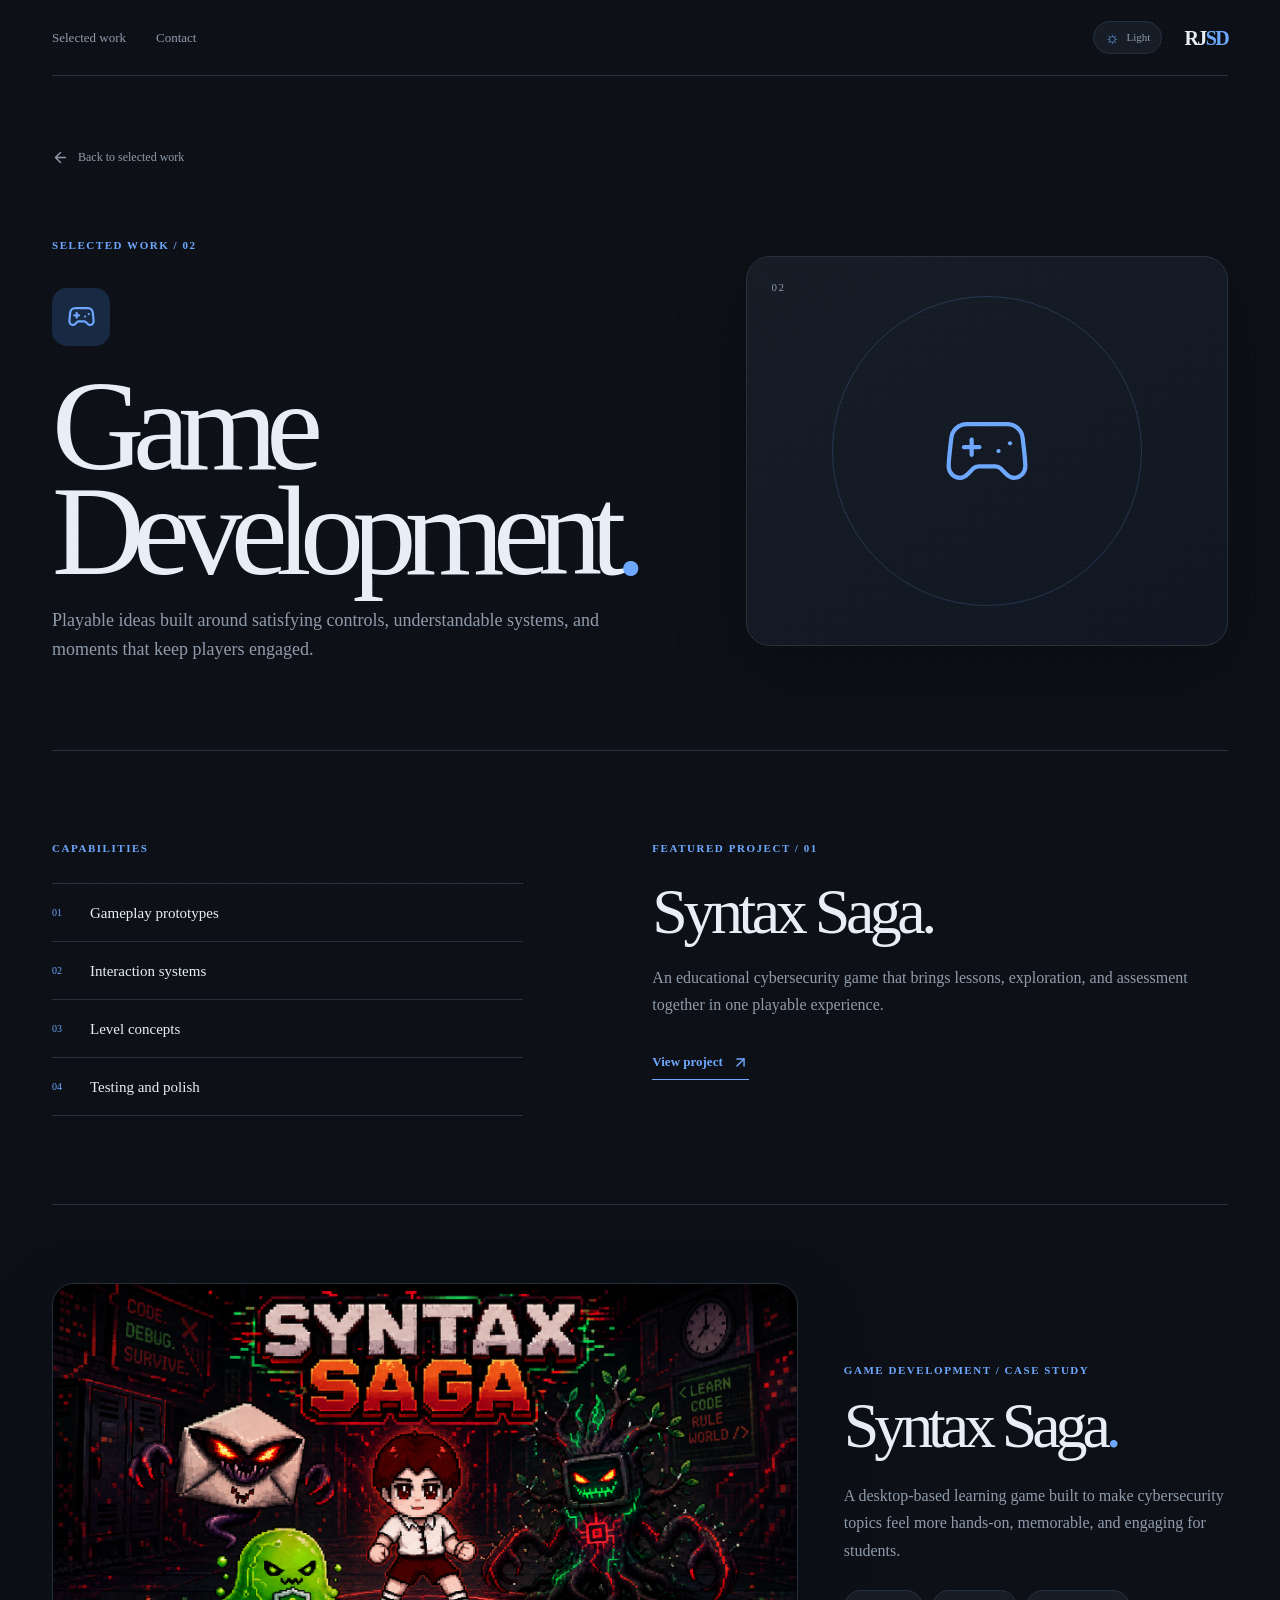
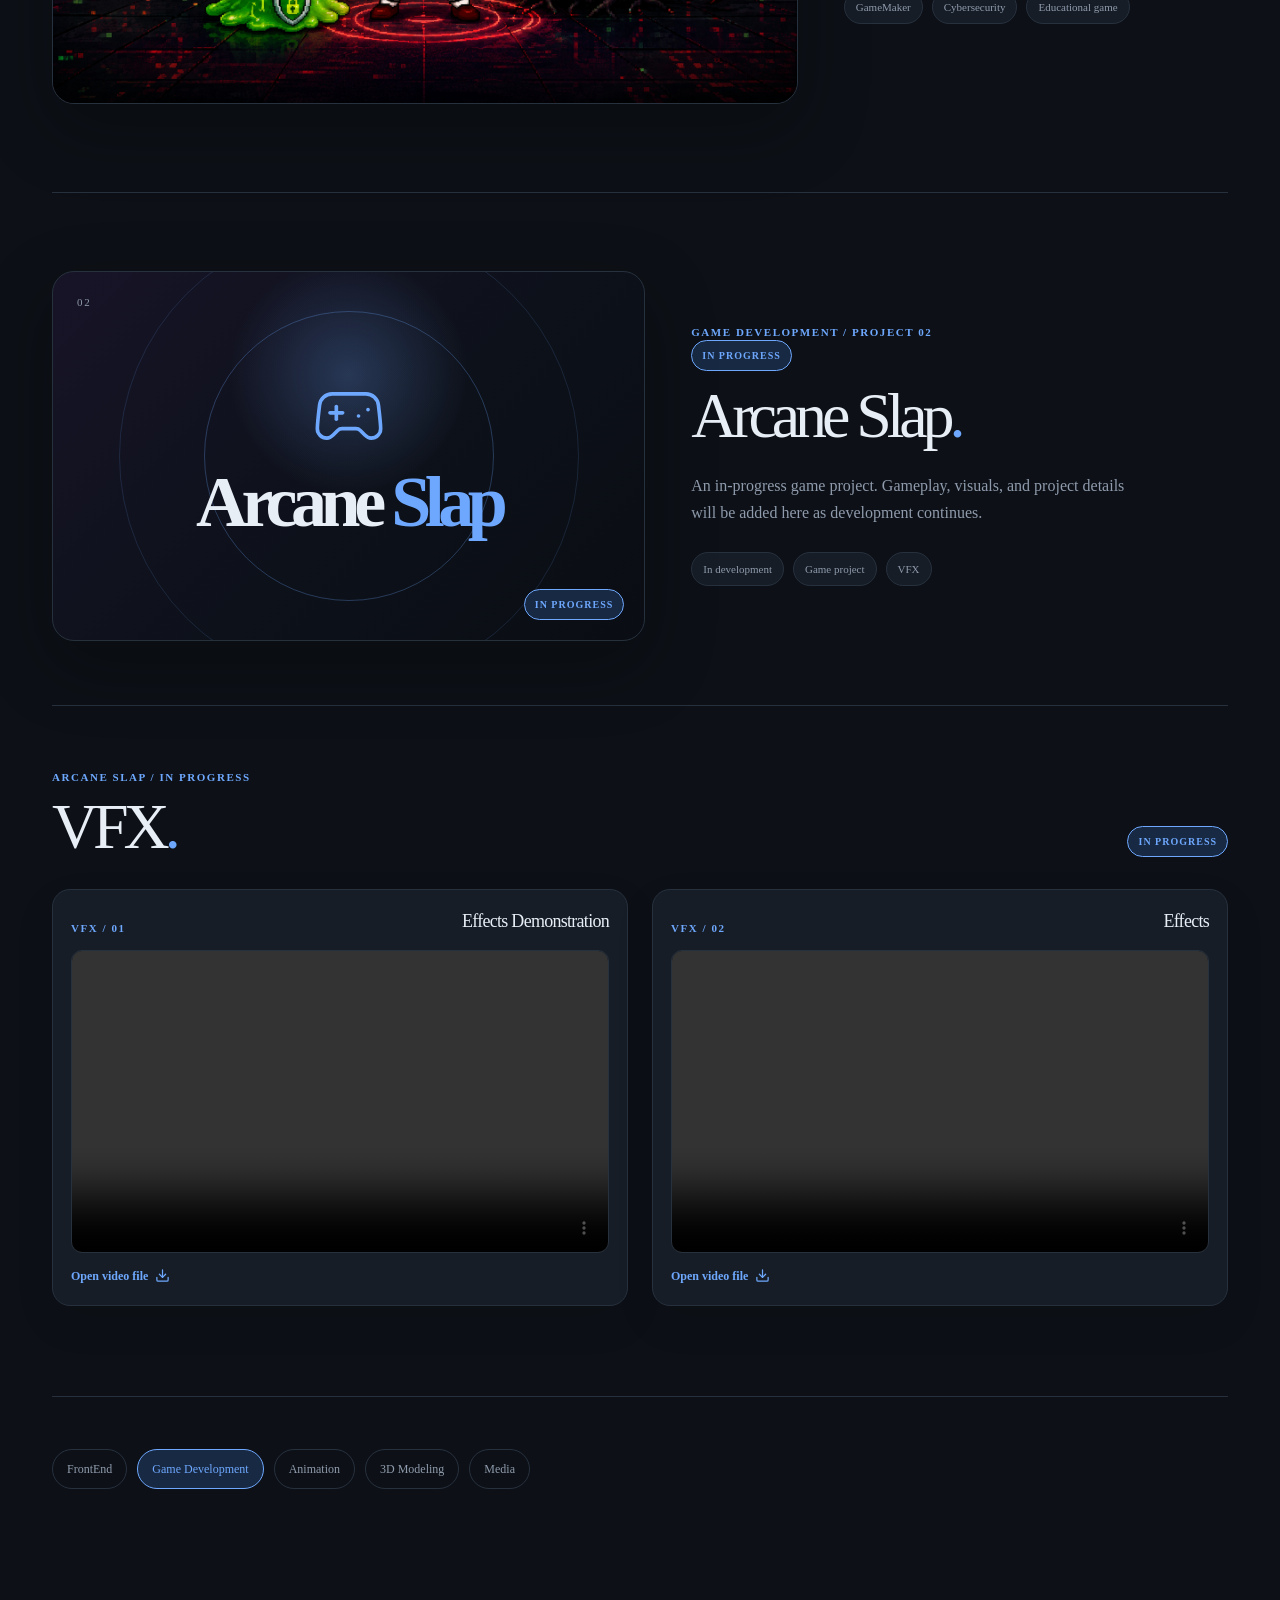
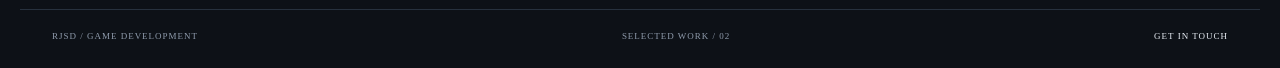
<file: work/game-development.html>
<!DOCTYPE html><html lang="en"><head><meta charSet="utf-8"/><meta name="viewport" content="width=device-width, initial-scale=1"/><link rel="stylesheet" href="../_next/static/css/index.B2c34bN6.css" data-rsc-css-href="../_next/static/css/index.B2c34bN6.css" data-precedence="vite-rsc/importer-resources"/><link rel="modulepreload" fetchPriority="low" href="../_next/static/chunks/index-DQvm8wqT.js"/><script src="../_next/static/chunks/rolldown-runtime-C60lm6uB.js" type="module" async=""></script><script src="../_next/static/chunks/framework-BgSIrAUN.js" type="module" async=""></script><link rel="modulepreload" href="../_next/static/chunks/layout-segment-context-BlyodQa_.js" crossorigin=""/><link rel="modulepreload" href="../_next/static/chunks/work-detail-UryruJjM.js" crossorigin=""/><link rel="modulepreload" href="../_next/static/chunks/play-n3oQrY5u.js" crossorigin=""/><title>Game Development | RJSD</title><meta name="description" content="RJSD is a creative workspace for web development, game development, animation, 3D modeling, and media."/><meta property="og:title" content="RJSD - Creative Workspace"/><meta property="og:description" content="Creative work across web, games, animation, 3D modeling, and media. Featuring Kazam."/><meta property="og:image" content="https://rjsd24.github.io/og.png"/><meta property="og:image:width" content="1729"/><meta property="og:image:height" content="910"/><meta property="og:image:alt" content="RJSD Media - Featured Project: Kazam"/><meta name="twitter:card" content="summary_large_image"/><meta name="twitter:title" content="RJSD - Creative Workspace"/><meta name="twitter:description" content="Creative work across web, games, animation, 3D modeling, and media. Featuring Kazam."/><meta name="twitter:image" content="https://rjsd24.github.io/og.png"/><link rel="shortcut icon" href="../favicon.svg"/><link rel="icon" href="../favicon.svg"/><script>Object.assign(((self[Symbol.for("vinext.navigationRuntime")]??={bootstrap:{routeManifest:null},functions:{}}).bootstrap.rsc??={rsc:[]}),{params:{},nav:{"pathname":"/work/game-development","searchParams":[]}})</script><link rel="modulepreload" href="../_next/static/chunks/index-DQvm8wqT.js" />
<link rel="preload" href="../_next/static/_vinext_fonts/geist-8ac0455e797f/geist-98bbbccb.woff2" as="font" type="font/woff2" crossorigin />
<link rel="preload" href="../_next/static/_vinext_fonts/geist-mono-00e989178794/geist-mono-013b2f2f.woff2" as="font" type="font/woff2" crossorigin />
<style data-vinext-fonts>/* cyrillic-ext */
@font-face {
  font-family: 'Geist';
  font-style: normal;
  font-weight: 100 900;
  font-display: swap;
  src: url(../_next/static/_vinext_fonts/geist-8ac0455e797f/geist-ff2310f5.woff2) format('woff2');
  unicode-range: U+0460-052F, U+1C80-1C8A, U+20B4, U+2DE0-2DFF, U+A640-A69F, U+FE2E-FE2F;
}
/* cyrillic */
@font-face {
  font-family: 'Geist';
  font-style: normal;
  font-weight: 100 900;
  font-display: swap;
  src: url(../_next/static/_vinext_fonts/geist-8ac0455e797f/geist-875ccdd4.woff2) format('woff2');
  unicode-range: U+0301, U+0400-045F, U+0490-0491, U+04B0-04B1, U+2116;
}
/* vietnamese */
@font-face {
  font-family: 'Geist';
  font-style: normal;
  font-weight: 100 900;
  font-display: swap;
  src: url(../_next/static/_vinext_fonts/geist-8ac0455e797f/geist-52306abf.woff2) format('woff2');
  unicode-range: U+0102-0103, U+0110-0111, U+0128-0129, U+0168-0169, U+01A0-01A1, U+01AF-01B0, U+0300-0301, U+0303-0304, U+0308-0309, U+0323, U+0329, U+1EA0-1EF9, U+20AB;
}
/* latin-ext */
@font-face {
  font-family: 'Geist';
  font-style: normal;
  font-weight: 100 900;
  font-display: swap;
  src: url(../_next/static/_vinext_fonts/geist-8ac0455e797f/geist-001175b1.woff2) format('woff2');
  unicode-range: U+0100-02BA, U+02BD-02C5, U+02C7-02CC, U+02CE-02D7, U+02DD-02FF, U+0304, U+0308, U+0329, U+1D00-1DBF, U+1E00-1E9F, U+1EF2-1EFF, U+2020, U+20A0-20AB, U+20AD-20C4, U+2113, U+2C60-2C7F, U+A720-A7FF;
}
/* latin */
@font-face {
  font-family: 'Geist';
  font-style: normal;
  font-weight: 100 900;
  font-display: swap;
  src: url(../_next/static/_vinext_fonts/geist-8ac0455e797f/geist-98bbbccb.woff2) format('woff2');
  unicode-range: U+0000-00FF, U+0131, U+0152-0153, U+02BB-02BC, U+02C6, U+02DA, U+02DC, U+0304, U+0308, U+0329, U+2000-206F, U+20AC, U+2122, U+2191, U+2193, U+2212, U+2215, U+FEFF, U+FFFD;
}

@font-face {
  font-family: 'Geist Fallback';
  src: local("Arial");
  ascent-override: 95.94%;
  descent-override: 28.16%;
  line-gap-override: 0.00%;
  size-adjust: 104.76%;
}

.__font_geist_013ydlh { font-family: 'Geist', 'Geist Fallback'; font-style: normal; }

.__variable_geist_013ydlh { --font-geist-sans: 'Geist', 'Geist Fallback'; }

/* cyrillic-ext */
@font-face {
  font-family: 'Geist Mono';
  font-style: normal;
  font-weight: 100 900;
  font-display: swap;
  src: url(../_next/static/_vinext_fonts/geist-mono-00e989178794/geist-mono-f6b33328.woff2) format('woff2');
  unicode-range: U+0460-052F, U+1C80-1C8A, U+20B4, U+2DE0-2DFF, U+A640-A69F, U+FE2E-FE2F;
}
/* cyrillic */
@font-face {
  font-family: 'Geist Mono';
  font-style: normal;
  font-weight: 100 900;
  font-display: swap;
  src: url(../_next/static/_vinext_fonts/geist-mono-00e989178794/geist-mono-44e03052.woff2) format('woff2');
  unicode-range: U+0301, U+0400-045F, U+0490-0491, U+04B0-04B1, U+2116;
}
/* symbols2 */
@font-face {
  font-family: 'Geist Mono';
  font-style: normal;
  font-weight: 100 900;
  font-display: swap;
  src: url(../_next/static/_vinext_fonts/geist-mono-00e989178794/geist-mono-0638449e.woff2) format('woff2');
  unicode-range: U+2000-2001, U+2004-2008, U+200A, U+23B8-23BD, U+2500-259F;
}
/* vietnamese */
@font-face {
  font-family: 'Geist Mono';
  font-style: normal;
  font-weight: 100 900;
  font-display: swap;
  src: url(../_next/static/_vinext_fonts/geist-mono-00e989178794/geist-mono-971fb274.woff2) format('woff2');
  unicode-range: U+0102-0103, U+0110-0111, U+0128-0129, U+0168-0169, U+01A0-01A1, U+01AF-01B0, U+0300-0301, U+0303-0304, U+0308-0309, U+0323, U+0329, U+1EA0-1EF9, U+20AB;
}
/* latin-ext */
@font-face {
  font-family: 'Geist Mono';
  font-style: normal;
  font-weight: 100 900;
  font-display: swap;
  src: url(../_next/static/_vinext_fonts/geist-mono-00e989178794/geist-mono-44745446.woff2) format('woff2');
  unicode-range: U+0100-02BA, U+02BD-02C5, U+02C7-02CC, U+02CE-02D7, U+02DD-02FF, U+0304, U+0308, U+0329, U+1D00-1DBF, U+1E00-1E9F, U+1EF2-1EFF, U+2020, U+20A0-20AB, U+20AD-20C4, U+2113, U+2C60-2C7F, U+A720-A7FF;
}
/* latin */
@font-face {
  font-family: 'Geist Mono';
  font-style: normal;
  font-weight: 100 900;
  font-display: swap;
  src: url(../_next/static/_vinext_fonts/geist-mono-00e989178794/geist-mono-013b2f2f.woff2) format('woff2');
  unicode-range: U+0000-00FF, U+0131, U+0152-0153, U+02BB-02BC, U+02C6, U+02DA, U+02DC, U+0304, U+0308, U+0329, U+2000-206F, U+20AC, U+2122, U+2191, U+2193, U+2212, U+2215, U+FEFF, U+FFFD;
}

@font-face {
  font-family: 'Geist Mono Fallback';
  src: local("Arial");
  ascent-override: 74.67%;
  descent-override: 21.92%;
  line-gap-override: 0.00%;
  size-adjust: 134.59%;
}

.__font_geist_mono_0bm7fsx { font-family: 'Geist Mono', 'Geist Mono Fallback'; font-style: normal; }

.__variable_geist_mono_0bm7fsx { --font-geist-mono: 'Geist Mono', 'Geist Mono Fallback'; }
</style>
</head><body class="__variable_geist_013ydlh __variable_geist_mono_0bm7fsx antialiased"><div class="portfolio-app work-detail-page theme-dark" id="top"><header class="site-header"><nav class="header-nav" aria-label="Work page navigation"><div class="nav-links"><a href="../#work">Selected work</a><a href="../#contact">Contact</a></div><button class="theme-toggle" type="button" aria-label="Switch to light mode"><span>☼</span><small>Light</small></button><a class="brand" href="../" aria-label="RJSD home"><span>RJ</span><b>SD</b></a></nav></header><main class="work-detail-main"><a class="work-detail-back" href="../#work"><svg xmlns="http://www.w3.org/2000/svg" width="17" height="17" viewBox="0 0 24 24" fill="none" stroke="currentColor" stroke-width="2" stroke-linecap="round" stroke-linejoin="round" class="lucide lucide-arrow-left" aria-hidden="true"><path d="m12 19-7-7 7-7"></path><path d="M19 12H5"></path></svg> Back to selected work</a><section class="work-detail-hero" aria-labelledby="work-detail-title"><div class="work-detail-copy"><p class="eyebrow">Selected work / <!-- -->02</p><span class="work-detail-icon" aria-hidden="true"><svg xmlns="http://www.w3.org/2000/svg" width="29" height="29" viewBox="0 0 24 24" fill="none" stroke="currentColor" stroke-width="1.8" stroke-linecap="round" stroke-linejoin="round" class="lucide lucide-gamepad2 lucide-gamepad-2" aria-hidden="true"><line x1="6" x2="10" y1="11" y2="11"></line><line x1="8" x2="8" y1="9" y2="13"></line><line x1="15" x2="15.01" y1="12" y2="12"></line><line x1="18" x2="18.01" y1="10" y2="10"></line><path d="M17.32 5H6.68a4 4 0 0 0-3.978 3.59c-.006.052-.01.101-.017.152C2.604 9.416 2 14.456 2 16a3 3 0 0 0 3 3c1 0 1.5-.5 2-1l1.414-1.414A2 2 0 0 1 9.828 16h4.344a2 2 0 0 1 1.414.586L17 18c.5.5 1 1 2 1a3 3 0 0 0 3-3c0-1.545-.604-6.584-.685-7.258-.007-.05-.011-.1-.017-.151A4 4 0 0 0 17.32 5z"></path></svg></span><h1 id="work-detail-title">Game Development<em>.</em></h1><p>Playable ideas built around satisfying controls, understandable systems, and moments that keep players engaged.</p></div><div class="work-detail-visual" aria-hidden="true"><span>02</span><svg xmlns="http://www.w3.org/2000/svg" width="92" height="92" viewBox="0 0 24 24" fill="none" stroke="currentColor" stroke-width="1.1" stroke-linecap="round" stroke-linejoin="round" class="lucide lucide-gamepad2 lucide-gamepad-2" aria-hidden="true"><line x1="6" x2="10" y1="11" y2="11"></line><line x1="8" x2="8" y1="9" y2="13"></line><line x1="15" x2="15.01" y1="12" y2="12"></line><line x1="18" x2="18.01" y1="10" y2="10"></line><path d="M17.32 5H6.68a4 4 0 0 0-3.978 3.59c-.006.052-.01.101-.017.152C2.604 9.416 2 14.456 2 16a3 3 0 0 0 3 3c1 0 1.5-.5 2-1l1.414-1.414A2 2 0 0 1 9.828 16h4.344a2 2 0 0 1 1.414.586L17 18c.5.5 1 1 2 1a3 3 0 0 0 3-3c0-1.545-.604-6.584-.685-7.258-.007-.05-.011-.1-.017-.151A4 4 0 0 0 17.32 5z"></path></svg></div></section><section class="work-detail-content" aria-label="Game Development details"><div class="work-capabilities"><p class="eyebrow">Capabilities</p><ul><li><span>0<!-- -->1</span>Gameplay prototypes</li><li><span>0<!-- -->2</span>Interaction systems</li><li><span>0<!-- -->3</span>Level concepts</li><li><span>0<!-- -->4</span>Testing and polish</li></ul></div><div class="work-project-archive"><p class="eyebrow">Featured project / 01</p><h2>Syntax Saga.</h2><p>An educational cybersecurity game that brings lessons, exploration, and assessment together in one playable experience.</p><a href="#syntax-saga">View project <svg xmlns="http://www.w3.org/2000/svg" width="17" height="17" viewBox="0 0 24 24" fill="none" stroke="currentColor" stroke-width="2" stroke-linecap="round" stroke-linejoin="round" class="lucide lucide-arrow-up-right" aria-hidden="true"><path d="M7 7h10v10"></path><path d="M7 17 17 7"></path></svg></a></div><article class="syntax-saga-case-study" id="syntax-saga" aria-labelledby="syntax-saga-title"><div class="syntax-saga-cover"><img src="../projects/syntax-saga/syntax-saga-title-screen.png" alt="Syntax Saga title screen with a student hero and cybersecurity-themed characters"/></div><div class="syntax-saga-summary"><div><p class="eyebrow">Game development / Case study</p><h2 id="syntax-saga-title">Syntax Saga<em>.</em></h2></div><p>A desktop-based learning game built to make cybersecurity topics feel more hands-on, memorable, and engaging for students.</p><ul class="syntax-saga-tags" aria-label="Syntax Saga project details"><li>GameMaker</li><li>Cybersecurity</li><li>Educational game</li></ul></div></article><div class="arcane-slap-project" id="arcane-slap"><article class="arcane-slap-case-study" aria-labelledby="arcane-slap-title"><div class="arcane-slap-cover" aria-hidden="true"><span class="arcane-slap-cover-number">02</span><svg xmlns="http://www.w3.org/2000/svg" width="76" height="76" viewBox="0 0 24 24" fill="none" stroke="currentColor" stroke-width="1.15" stroke-linecap="round" stroke-linejoin="round" class="lucide lucide-gamepad2 lucide-gamepad-2" aria-hidden="true"><line x1="6" x2="10" y1="11" y2="11"></line><line x1="8" x2="8" y1="9" y2="13"></line><line x1="15" x2="15.01" y1="12" y2="12"></line><line x1="18" x2="18.01" y1="10" y2="10"></line><path d="M17.32 5H6.68a4 4 0 0 0-3.978 3.59c-.006.052-.01.101-.017.152C2.604 9.416 2 14.456 2 16a3 3 0 0 0 3 3c1 0 1.5-.5 2-1l1.414-1.414A2 2 0 0 1 9.828 16h4.344a2 2 0 0 1 1.414.586L17 18c.5.5 1 1 2 1a3 3 0 0 0 3-3c0-1.545-.604-6.584-.685-7.258-.007-.05-.011-.1-.017-.151A4 4 0 0 0 17.32 5z"></path></svg><span class="arcane-slap-cover-title">Arcane <b>Slap</b></span><span class="arcane-slap-cover-status">In Progress</span></div><div class="arcane-slap-summary"><div><p class="eyebrow">Game development / Project 02</p><div class="project-status">In Progress</div><h2 id="arcane-slap-title">Arcane Slap<em>.</em></h2></div><p>An in-progress game project. Gameplay, visuals, and project details will be added here as development continues.</p><ul class="arcane-slap-tags" aria-label="Arcane Slap project details"><li>In development</li><li>Game project</li><li>VFX</li></ul></div></article><section class="arcane-slap-vfx" aria-labelledby="arcane-slap-vfx-title"><div class="arcane-slap-vfx-heading"><div><p class="eyebrow">Arcane Slap / In Progress</p><h3 id="arcane-slap-vfx-title">VFX<em>.</em></h3></div><span class="project-status">In Progress</span></div><div class="arcane-slap-vfx-grid"><article class="arcane-slap-vfx-card"><div class="arcane-slap-vfx-card-heading"><p class="eyebrow">VFX / 01</p><h4>Effects Demonstration</h4></div><video controls="" preload="metadata" playsInline=""><source src="https://rjsd24.github.io/projects/arcane-slap/effects-demonstration.mp4" type="video/mp4"/>Your browser does not support embedded video.</video><a href="https://rjsd24.github.io/projects/arcane-slap/effects-demonstration.mp4" target="_blank" rel="noreferrer">Open video file <svg xmlns="http://www.w3.org/2000/svg" width="15" height="15" viewBox="0 0 24 24" fill="none" stroke="currentColor" stroke-width="2" stroke-linecap="round" stroke-linejoin="round" class="lucide lucide-download" aria-hidden="true"><path d="M12 15V3"></path><path d="M21 15v4a2 2 0 0 1-2 2H5a2 2 0 0 1-2-2v-4"></path><path d="m7 10 5 5 5-5"></path></svg></a></article><article class="arcane-slap-vfx-card"><div class="arcane-slap-vfx-card-heading"><p class="eyebrow">VFX / 02</p><h4>Effects</h4></div><video controls="" preload="metadata" playsInline=""><source src="https://rjsd24.github.io/projects/arcane-slap/effects.mp4" type="video/mp4"/>Your browser does not support embedded video.</video><a href="https://rjsd24.github.io/projects/arcane-slap/effects.mp4" target="_blank" rel="noreferrer">Open video file <svg xmlns="http://www.w3.org/2000/svg" width="15" height="15" viewBox="0 0 24 24" fill="none" stroke="currentColor" stroke-width="2" stroke-linecap="round" stroke-linejoin="round" class="lucide lucide-download" aria-hidden="true"><path d="M12 15V3"></path><path d="M21 15v4a2 2 0 0 1-2 2H5a2 2 0 0 1-2-2v-4"></path><path d="m7 10 5 5 5-5"></path></svg></a></article></div></section></div></section><nav class="work-category-nav" aria-label="Browse work categories"><a href="./frontend">FrontEnd</a><a href="./game-development" aria-current="page">Game Development</a><a href="./animation">Animation</a><a href="./3d-modeling">3D Modeling</a><a href="./media">Media</a></nav></main><footer class="site-footer"><span>RJSD / <!-- -->Game Development</span><span>Selected work / <!-- -->02</span><a href="../#contact">Get in touch</a></footer></div><script type="module" src="../_next/static/chunks/index-DQvm8wqT.js" id="_R_" async=""></script><script>((self[Symbol.for("vinext.navigationRuntime")]??={bootstrap:{routeManifest:null},functions:{}}).bootstrap.rsc??={rsc:[]}).rsc.push("2:I[\"8c0f216c4604\",[],\"Children\",1]\n")</script><script>((self[Symbol.for("vinext.navigationRuntime")]??={bootstrap:{routeManifest:null},functions:{}}).bootstrap.rsc??={rsc:[]}).rsc.push("3:I[\"593f344dc510\",[],\"GlobalErrorBoundary\",1]\n")</script><script>((self[Symbol.for("vinext.navigationRuntime")]??={bootstrap:{routeManifest:null},functions:{}}).bootstrap.rsc??={rsc:[]}).rsc.push("4:I[\"0b874ad30386\",[],\"default\",1]\n")</script><script>((self[Symbol.for("vinext.navigationRuntime")]??={bootstrap:{routeManifest:null},functions:{}}).bootstrap.rsc??={rsc:[]}).rsc.push("5:I[\"593f344dc510\",[],\"ErrorBoundary\",1]\n")</script><script>((self[Symbol.for("vinext.navigationRuntime")]??={bootstrap:{routeManifest:null},functions:{}}).bootstrap.rsc??={rsc:[]}).rsc.push("6:I[\"15c18cfaeeff\",[],\"LayoutSegmentProvider\",1]\n")</script><script>((self[Symbol.for("vinext.navigationRuntime")]??={bootstrap:{routeManifest:null},functions:{}}).bootstrap.rsc??={rsc:[]}).rsc.push("7:I[\"8c0f216c4604\",[],\"Slot\",1]\n")</script><script>((self[Symbol.for("vinext.navigationRuntime")]??={bootstrap:{routeManifest:null},functions:{}}).bootstrap.rsc??={rsc:[]}).rsc.push("8:I[\"9276801271d6\",[],\"AppRouterScrollTarget\",1]\n")</script><script>((self[Symbol.for("vinext.navigationRuntime")]??={bootstrap:{routeManifest:null},functions:{}}).bootstrap.rsc??={rsc:[]}).rsc.push("9:I[\"593f344dc510\",[],\"RedirectBoundary\",1]\n")</script><script>((self[Symbol.for("vinext.navigationRuntime")]??={bootstrap:{routeManifest:null},functions:{}}).bootstrap.rsc??={rsc:[]}).rsc.push(":HL[\"../_next/static/css/index.B2c34bN6.css\",\"style\"     ]\n")</script><script>((self[Symbol.for("vinext.navigationRuntime")]??={bootstrap:{routeManifest:null},functions:{}}).bootstrap.rsc??={rsc:[]}).rsc.push("0:{\"__route\":\"route:/work/game-development\",\"__interceptionContext\":null,\"__layoutIds\":[\"layout:/\"],\"__rootLayout\":\"/\",\"__sourcePage\":\"/work/game-development/page\",\"page:/work/game-development\":\"$L1\",\"layout:/\":[[[[\"$\",\"link\",\"css:../_next/static/css/index.B2c34bN6.css\",{\"rel\":\"stylesheet\",\"precedence\":\"vite-rsc/importer-resources\",\"href\":\"../_next/static/css/index.B2c34bN6.css\",\"data-rsc-css-href\":\"../_next/static/css/index.B2c34bN6.css\"}],\"$undefined\"],[\"$\",\"html\",null,{\"lang\":\"en\",\"children\":[\"$\",\"body\",null,{\"className\":\"__variable_geist_013ydlh __variable_geist_mono_0bm7fsx antialiased\",\"children\":[\"$\",\"$L2\",null,{}]}]}]],null],\"route:/work/game-development\":[[[\"$\",\"meta\",null,{\"charSet\":\"utf-8\"}],[[\"$\",\"title\",\"0\",{\"children\":\"Game Development | RJSD\"}],[\"$\",\"meta\",\"1\",{\"name\":\"description\",\"content\":\"RJSD is a creative workspace for web development, game development, animation, 3D modeling, and media.\"}],[\"$\",\"meta\",\"2\",{\"property\":\"og:title\",\"content\":\"RJSD - Creative Workspace\"}],[\"$\",\"meta\",\"3\",{\"property\":\"og:description\",\"content\":\"Creative work across web, games, animation, 3D modeling, and media. Featuring Kazam.\"}],[\"$\",\"meta\",\"4\",{\"property\":\"og:image\",\"content\":\"https://rjsd24.github.io/og.png\"}],[\"$\",\"meta\",\"5\",{\"property\":\"og:image:width\",\"content\":\"1729\"}],[\"$\",\"meta\",\"6\",{\"property\":\"og:image:height\",\"content\":\"910\"}],[\"$\",\"meta\",\"7\",{\"property\":\"og:image:alt\",\"content\":\"RJSD Media - Featured Project: Kazam\"}],[\"$\",\"meta\",\"8\",{\"name\":\"twitter:card\",\"content\":\"summary_large_image\"}],[\"$\",\"meta\",\"9\",{\"name\":\"twitter:title\",\"content\":\"RJSD - Creative Workspace\"}],[\"$\",\"meta\",\"10\",{\"name\":\"twitter:description\",\"content\":\"Creative work across web, games, animation, 3D modeling, and media. Featuring Kazam.\"}],[\"$\",\"meta\",\"11\",{\"name\":\"twitter:image\",\"content\":\"https://rjsd24.github.io/og.png\"}],[\"$\",\"link\",\"12\",{\"rel\":\"shortcut icon\",\"href\":\"../favicon.svg\"}],[\"$\",\"link\",\"13\",{\"rel\":\"icon\",\"href\":\"../favicon.svg\"}]],[[\"$\",\"meta\",\"0\",{\"name\":\"viewport\",\"content\":\"width=device-width, initial-scale=1\"}]]],[\"$\",\"$L3\",null,{\"fallback\":\"$4\",\"children\":[\"$\",\"$L5\",null,{\"fallback\":\"$4\",\"children\":[\"$\",\"$L6\",null,{\"providerId\":\"layout:/\",\"segmentMap\":{\"children\":[\"work\",\"game-development\"]},\"children\":[\"$\",\"$L7\",null,{\"id\":\"layout:/\",\"parallelSlots\":\"$undefined\",\"children\":[\"$\",\"$L8\",null,{\"children\":[\"$\",\"$L9\",null,{\"children\":[[\"$\",\"$L6\",null,{\"providerId\":\"page:/work/game-development\",\"segmentMap\":{\"children\":[\"__PAGE__\"]},\"children\":[\"$\",\"$L7\",null,{\"id\":\"page:/work/game-development\"}]}],null]}]}]}]}]}]}],null,null],\"__layoutFlags\":{\"layout:/\":\"s\"},\"__artifactCompatibility\":{\"schemaVersion\":1,\"graphVersion\":\"app-route-graph:cd6592afe67efe5c\",\"deploymentVersion\":\"7fc99f8e-d1d8-430e-84d6-7b27284ac644\",\"appElementsSchemaVersion\":1,\"rscPayloadSchemaVersion\":1,\"rootBoundaryId\":\"/\",\"renderEpoch\":null},\"__renderObservation\":{\"schemaVersion\":1,\"output\":{\"kind\":\"app-rsc\",\"mountedSlotsFingerprint\":null,\"renderEpoch\":null,\"rootBoundaryId\":\"/\",\"routeId\":\"route:/work/game-development\"},\"completeness\":\"partial\",\"boundaryOutcome\":{\"kind\":\"unknown\"},\"requestApis\":[{\"kind\":\"connection\",\"status\":\"unknown\"},{\"kind\":\"cookies\",\"status\":\"unknown\"},{\"kind\":\"draftMode\",\"status\":\"unknown\"},{\"kind\":\"headers\",\"status\":\"unknown\"},{\"kind\":\"params\",\"status\":\"unknown\"},{\"kind\":\"searchParams\",\"status\":\"unknown\"}],\"dynamicFetches\":[],\"cacheTags\":[\"/work/game-development\",\"_N_T_/layout\",\"_N_T_/work/game-development\",\"_N_T_/work/game-development/layout\",\"_N_T_/work/game-development/page\",\"_N_T_/work/layout\"],\"pathTags\":[\"/work/game-development\"],\"cacheability\":\"unknown\",\"downgrade\":{\"target\":\"freshRender\",\"reasons\":[{\"code\":\"CP_DOWNGRADE_CACHEABILITY_UNKNOWN\",\"target\":\"freshRender\"},{\"code\":\"CP_DOWNGRADE_INCOMPLETE_OBSERVATION\",\"completeness\":\"partial\",\"target\":\"freshRender\"},{\"code\":\"CP_DOWNGRADE_UNKNOWN_REQUEST_API\",\"requestApi\":\"connection\",\"target\":\"freshRender\"},{\"code\":\"CP_DOWNGRADE_UNKNOWN_REQUEST_API\",\"requestApi\":\"cookies\",\"target\":\"freshRender\"},{\"code\":\"CP_DOWNGRADE_UNKNOWN_REQUEST_API\",\"requestApi\":\"draftMode\",\"target\":\"freshRender\"},{\"code\":\"CP_DOWNGRADE_UNKNOWN_REQUEST_API\",\"requestApi\":\"headers\",\"target\":\"freshRender\"},{\"code\":\"CP_DOWNGRADE_UNKNOWN_REQUEST_API\",\"requestApi\":\"params\",\"target\":\"freshRender\"},{\"code\":\"CP_DOWNGRADE_UNKNOWN_REQUEST_API\",\"requestApi\":\"searchParams\",\"target\":\"freshRender\"}],\"fallback\":{\"kind\":\"breakerFallback\",\"code\":\"CP_PRIVATE_DYNAMIC_DOWNGRADE\",\"mode\":\"renderFresh\",\"scope\":\"affectedOutput\",\"fields\":{\"reasonCodes\":[\"CP_DOWNGRADE_CACHEABILITY_UNKNOWN\",\"CP_DOWNGRADE_INCOMPLETE_OBSERVATION\",\"CP_DOWNGRADE_UNKNOWN_REQUEST_API\",\"CP_DOWNGRADE_UNKNOWN_REQUEST_API\",\"CP_DOWNGRADE_UNKNOWN_REQUEST_API\",\"CP_DOWNGRADE_UNKNOWN_REQUEST_API\",\"CP_DOWNGRADE_UNKNOWN_REQUEST_API\",\"CP_DOWNGRADE_UNKNOWN_REQUEST_API\"],\"target\":\"freshRender\"}},\"isPublicCacheCandidate\":false}}}\n")</script><script>((self[Symbol.for("vinext.navigationRuntime")]??={bootstrap:{routeManifest:null},functions:{}}).bootstrap.rsc??={rsc:[]}).rsc.push("a:I[\"585531156455\",[],\"WorkDetailPage\",1]\n")</script><script>((self[Symbol.for("vinext.navigationRuntime")]??={bootstrap:{routeManifest:null},functions:{}}).bootstrap.rsc??={rsc:[]}).rsc.push("1:[\"$\",\"$La\",null,{\"category\":\"game-development\"}]\n")</script><script>Object.assign(((self[Symbol.for("vinext.navigationRuntime")]??={bootstrap:{routeManifest:null},functions:{}}).bootstrap.rsc??={rsc:[]}),{"initialCacheKind":"static"});((self[Symbol.for("vinext.navigationRuntime")]??={bootstrap:{routeManifest:null},functions:{}}).bootstrap.rsc??={rsc:[]}).done=true</script></body></html>
</file>
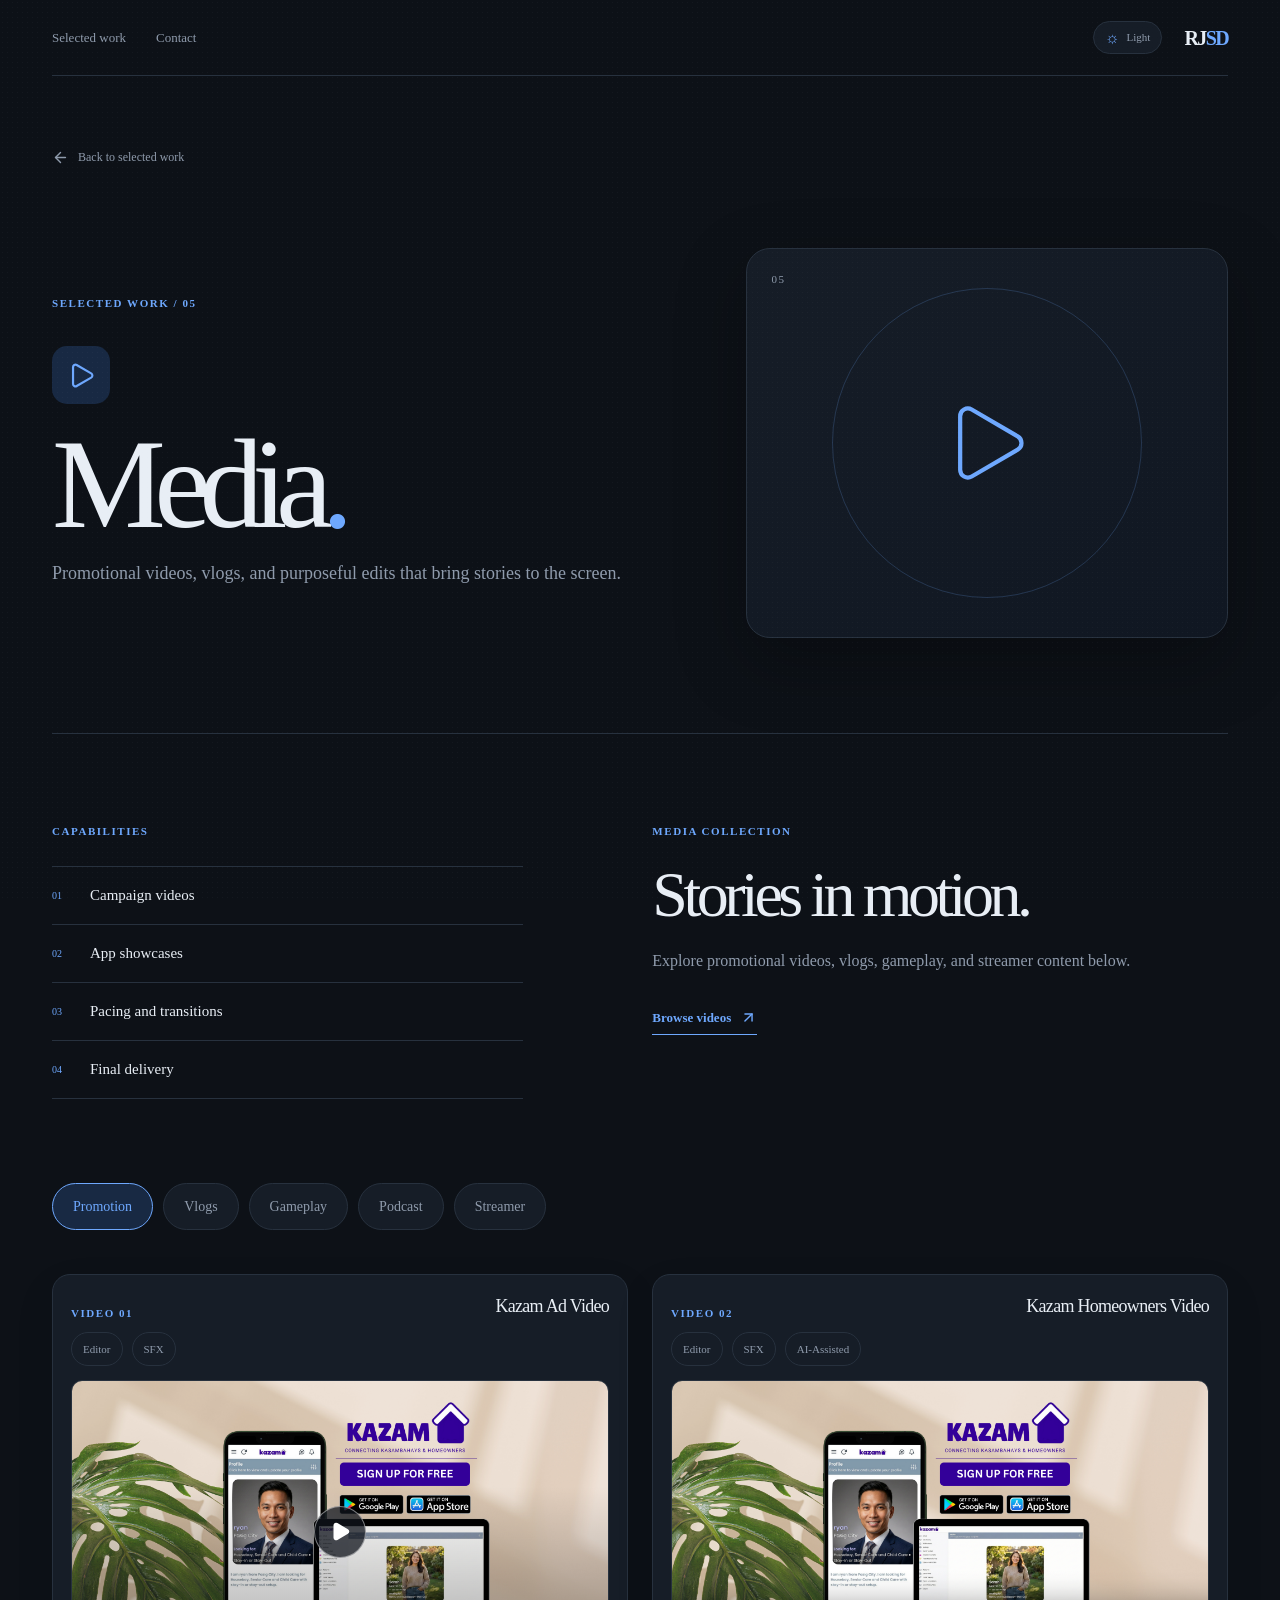
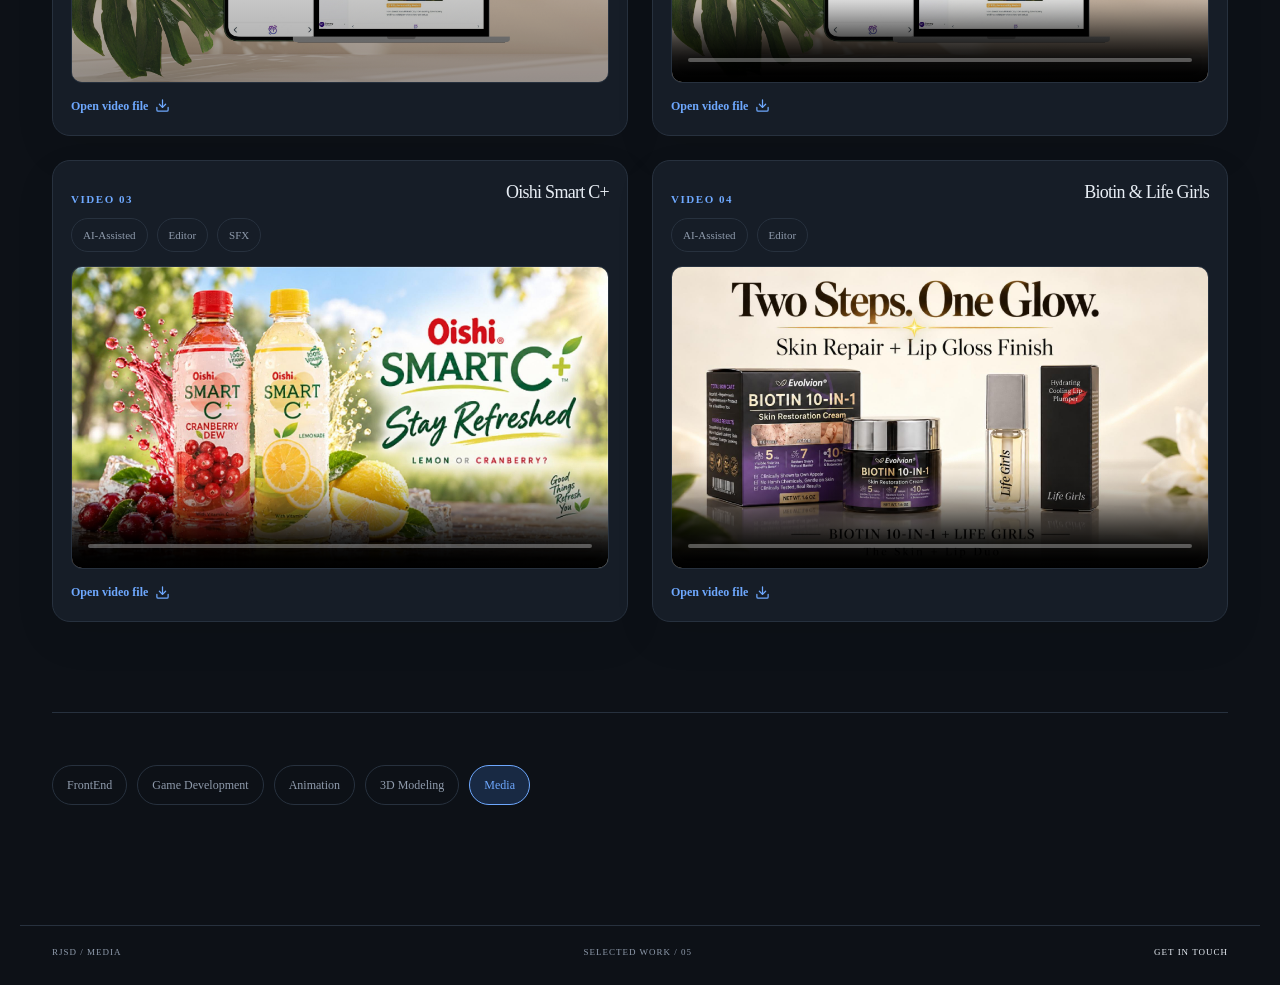
<file: work/media.html>
<!DOCTYPE html><html lang="en"><head><meta charSet="utf-8"/><meta name="viewport" content="width=device-width, initial-scale=1"/><link rel="stylesheet" href="../_next/static/css/index.B2c34bN6.css" data-rsc-css-href="../_next/static/css/index.B2c34bN6.css" data-precedence="vite-rsc/importer-resources"/><link rel="modulepreload" fetchPriority="low" href="../_next/static/chunks/index-DQvm8wqT.js"/><script src="../_next/static/chunks/rolldown-runtime-C60lm6uB.js" type="module" async=""></script><script src="../_next/static/chunks/framework-BgSIrAUN.js" type="module" async=""></script><link rel="modulepreload" href="../_next/static/chunks/layout-segment-context-BlyodQa_.js" crossorigin=""/><link rel="modulepreload" href="../_next/static/chunks/work-detail-UryruJjM.js" crossorigin=""/><link rel="modulepreload" href="../_next/static/chunks/play-n3oQrY5u.js" crossorigin=""/><title>Media | RJSD</title><meta name="description" content="RJSD is a creative workspace for web development, game development, animation, 3D modeling, and media."/><meta property="og:title" content="RJSD - Creative Workspace"/><meta property="og:description" content="Creative work across web, games, animation, 3D modeling, and media. Featuring Kazam."/><meta property="og:image" content="https://rjsd24.github.io/og.png"/><meta property="og:image:width" content="1729"/><meta property="og:image:height" content="910"/><meta property="og:image:alt" content="RJSD Media - Featured Project: Kazam"/><meta name="twitter:card" content="summary_large_image"/><meta name="twitter:title" content="RJSD - Creative Workspace"/><meta name="twitter:description" content="Creative work across web, games, animation, 3D modeling, and media. Featuring Kazam."/><meta name="twitter:image" content="https://rjsd24.github.io/og.png"/><link rel="shortcut icon" href="../favicon.svg"/><link rel="icon" href="../favicon.svg"/><script>Object.assign(((self[Symbol.for("vinext.navigationRuntime")]??={bootstrap:{routeManifest:null},functions:{}}).bootstrap.rsc??={rsc:[]}),{params:{},nav:{"pathname":"/work/media","searchParams":[]}})</script><link rel="modulepreload" href="../_next/static/chunks/index-DQvm8wqT.js" />
<link rel="preload" href="../_next/static/_vinext_fonts/geist-8ac0455e797f/geist-98bbbccb.woff2" as="font" type="font/woff2" crossorigin />
<link rel="preload" href="../_next/static/_vinext_fonts/geist-mono-00e989178794/geist-mono-013b2f2f.woff2" as="font" type="font/woff2" crossorigin />
<style data-vinext-fonts>/* cyrillic-ext */
@font-face {
  font-family: 'Geist';
  font-style: normal;
  font-weight: 100 900;
  font-display: swap;
  src: url(../_next/static/_vinext_fonts/geist-8ac0455e797f/geist-ff2310f5.woff2) format('woff2');
  unicode-range: U+0460-052F, U+1C80-1C8A, U+20B4, U+2DE0-2DFF, U+A640-A69F, U+FE2E-FE2F;
}
/* cyrillic */
@font-face {
  font-family: 'Geist';
  font-style: normal;
  font-weight: 100 900;
  font-display: swap;
  src: url(../_next/static/_vinext_fonts/geist-8ac0455e797f/geist-875ccdd4.woff2) format('woff2');
  unicode-range: U+0301, U+0400-045F, U+0490-0491, U+04B0-04B1, U+2116;
}
/* vietnamese */
@font-face {
  font-family: 'Geist';
  font-style: normal;
  font-weight: 100 900;
  font-display: swap;
  src: url(../_next/static/_vinext_fonts/geist-8ac0455e797f/geist-52306abf.woff2) format('woff2');
  unicode-range: U+0102-0103, U+0110-0111, U+0128-0129, U+0168-0169, U+01A0-01A1, U+01AF-01B0, U+0300-0301, U+0303-0304, U+0308-0309, U+0323, U+0329, U+1EA0-1EF9, U+20AB;
}
/* latin-ext */
@font-face {
  font-family: 'Geist';
  font-style: normal;
  font-weight: 100 900;
  font-display: swap;
  src: url(../_next/static/_vinext_fonts/geist-8ac0455e797f/geist-001175b1.woff2) format('woff2');
  unicode-range: U+0100-02BA, U+02BD-02C5, U+02C7-02CC, U+02CE-02D7, U+02DD-02FF, U+0304, U+0308, U+0329, U+1D00-1DBF, U+1E00-1E9F, U+1EF2-1EFF, U+2020, U+20A0-20AB, U+20AD-20C4, U+2113, U+2C60-2C7F, U+A720-A7FF;
}
/* latin */
@font-face {
  font-family: 'Geist';
  font-style: normal;
  font-weight: 100 900;
  font-display: swap;
  src: url(../_next/static/_vinext_fonts/geist-8ac0455e797f/geist-98bbbccb.woff2) format('woff2');
  unicode-range: U+0000-00FF, U+0131, U+0152-0153, U+02BB-02BC, U+02C6, U+02DA, U+02DC, U+0304, U+0308, U+0329, U+2000-206F, U+20AC, U+2122, U+2191, U+2193, U+2212, U+2215, U+FEFF, U+FFFD;
}

@font-face {
  font-family: 'Geist Fallback';
  src: local("Arial");
  ascent-override: 95.94%;
  descent-override: 28.16%;
  line-gap-override: 0.00%;
  size-adjust: 104.76%;
}

.__font_geist_013ydlh { font-family: 'Geist', 'Geist Fallback'; font-style: normal; }

.__variable_geist_013ydlh { --font-geist-sans: 'Geist', 'Geist Fallback'; }

/* cyrillic-ext */
@font-face {
  font-family: 'Geist Mono';
  font-style: normal;
  font-weight: 100 900;
  font-display: swap;
  src: url(../_next/static/_vinext_fonts/geist-mono-00e989178794/geist-mono-f6b33328.woff2) format('woff2');
  unicode-range: U+0460-052F, U+1C80-1C8A, U+20B4, U+2DE0-2DFF, U+A640-A69F, U+FE2E-FE2F;
}
/* cyrillic */
@font-face {
  font-family: 'Geist Mono';
  font-style: normal;
  font-weight: 100 900;
  font-display: swap;
  src: url(../_next/static/_vinext_fonts/geist-mono-00e989178794/geist-mono-44e03052.woff2) format('woff2');
  unicode-range: U+0301, U+0400-045F, U+0490-0491, U+04B0-04B1, U+2116;
}
/* symbols2 */
@font-face {
  font-family: 'Geist Mono';
  font-style: normal;
  font-weight: 100 900;
  font-display: swap;
  src: url(../_next/static/_vinext_fonts/geist-mono-00e989178794/geist-mono-0638449e.woff2) format('woff2');
  unicode-range: U+2000-2001, U+2004-2008, U+200A, U+23B8-23BD, U+2500-259F;
}
/* vietnamese */
@font-face {
  font-family: 'Geist Mono';
  font-style: normal;
  font-weight: 100 900;
  font-display: swap;
  src: url(../_next/static/_vinext_fonts/geist-mono-00e989178794/geist-mono-971fb274.woff2) format('woff2');
  unicode-range: U+0102-0103, U+0110-0111, U+0128-0129, U+0168-0169, U+01A0-01A1, U+01AF-01B0, U+0300-0301, U+0303-0304, U+0308-0309, U+0323, U+0329, U+1EA0-1EF9, U+20AB;
}
/* latin-ext */
@font-face {
  font-family: 'Geist Mono';
  font-style: normal;
  font-weight: 100 900;
  font-display: swap;
  src: url(../_next/static/_vinext_fonts/geist-mono-00e989178794/geist-mono-44745446.woff2) format('woff2');
  unicode-range: U+0100-02BA, U+02BD-02C5, U+02C7-02CC, U+02CE-02D7, U+02DD-02FF, U+0304, U+0308, U+0329, U+1D00-1DBF, U+1E00-1E9F, U+1EF2-1EFF, U+2020, U+20A0-20AB, U+20AD-20C4, U+2113, U+2C60-2C7F, U+A720-A7FF;
}
/* latin */
@font-face {
  font-family: 'Geist Mono';
  font-style: normal;
  font-weight: 100 900;
  font-display: swap;
  src: url(../_next/static/_vinext_fonts/geist-mono-00e989178794/geist-mono-013b2f2f.woff2) format('woff2');
  unicode-range: U+0000-00FF, U+0131, U+0152-0153, U+02BB-02BC, U+02C6, U+02DA, U+02DC, U+0304, U+0308, U+0329, U+2000-206F, U+20AC, U+2122, U+2191, U+2193, U+2212, U+2215, U+FEFF, U+FFFD;
}

@font-face {
  font-family: 'Geist Mono Fallback';
  src: local("Arial");
  ascent-override: 74.67%;
  descent-override: 21.92%;
  line-gap-override: 0.00%;
  size-adjust: 134.59%;
}

.__font_geist_mono_0bm7fsx { font-family: 'Geist Mono', 'Geist Mono Fallback'; font-style: normal; }

.__variable_geist_mono_0bm7fsx { --font-geist-mono: 'Geist Mono', 'Geist Mono Fallback'; }
</style>
</head><body class="__variable_geist_013ydlh __variable_geist_mono_0bm7fsx antialiased"><div class="portfolio-app work-detail-page theme-dark" id="top"><header class="site-header"><nav class="header-nav" aria-label="Work page navigation"><div class="nav-links"><a href="../#work">Selected work</a><a href="../#contact">Contact</a></div><button class="theme-toggle" type="button" aria-label="Switch to light mode"><span>☼</span><small>Light</small></button><a class="brand" href="../" aria-label="RJSD home"><span>RJ</span><b>SD</b></a></nav></header><main class="work-detail-main"><a class="work-detail-back" href="../#work"><svg xmlns="http://www.w3.org/2000/svg" width="17" height="17" viewBox="0 0 24 24" fill="none" stroke="currentColor" stroke-width="2" stroke-linecap="round" stroke-linejoin="round" class="lucide lucide-arrow-left" aria-hidden="true"><path d="m12 19-7-7 7-7"></path><path d="M19 12H5"></path></svg> Back to selected work</a><section class="work-detail-hero" aria-labelledby="work-detail-title"><div class="work-detail-copy"><p class="eyebrow">Selected work / <!-- -->05</p><span class="work-detail-icon" aria-hidden="true"><svg xmlns="http://www.w3.org/2000/svg" width="29" height="29" viewBox="0 0 24 24" fill="none" stroke="currentColor" stroke-width="1.8" stroke-linecap="round" stroke-linejoin="round" class="lucide lucide-play" aria-hidden="true"><path d="M5 5a2 2 0 0 1 3.008-1.728l11.997 6.998a2 2 0 0 1 .003 3.458l-12 7A2 2 0 0 1 5 19z"></path></svg></span><h1 id="work-detail-title">Media<em>.</em></h1><p>Promotional videos, vlogs, and purposeful edits that bring stories to the screen.</p></div><div class="work-detail-visual" aria-hidden="true"><span>05</span><svg xmlns="http://www.w3.org/2000/svg" width="92" height="92" viewBox="0 0 24 24" fill="none" stroke="currentColor" stroke-width="1.1" stroke-linecap="round" stroke-linejoin="round" class="lucide lucide-play" aria-hidden="true"><path d="M5 5a2 2 0 0 1 3.008-1.728l11.997 6.998a2 2 0 0 1 .003 3.458l-12 7A2 2 0 0 1 5 19z"></path></svg></div></section><section class="work-detail-content" aria-label="Media details"><div class="work-capabilities"><p class="eyebrow">Capabilities</p><ul><li><span>0<!-- -->1</span>Campaign videos</li><li><span>0<!-- -->2</span>App showcases</li><li><span>0<!-- -->3</span>Pacing and transitions</li><li><span>0<!-- -->4</span>Final delivery</li></ul></div><div class="work-project-archive"><p class="eyebrow">Media collection</p><h2>Stories in motion.</h2><p>Explore promotional videos, vlogs, gameplay, and streamer content below.</p><a href="#media-projects">Browse videos <svg xmlns="http://www.w3.org/2000/svg" width="17" height="17" viewBox="0 0 24 24" fill="none" stroke="currentColor" stroke-width="2" stroke-linecap="round" stroke-linejoin="round" class="lucide lucide-arrow-up-right" aria-hidden="true"><path d="M7 7h10v10"></path><path d="M7 17 17 7"></path></svg></a></div><div class="media-collection" id="media-projects"><div class="media-tabs" role="tablist" aria-label="Media categories"><button type="button" role="tab" id="media-tab-promotion" aria-controls="media-panel-promotion" aria-selected="true" tabindex="0">Promotion</button><button type="button" role="tab" id="media-tab-vlogs" aria-controls="media-panel-vlogs" aria-selected="false" tabindex="-1">Vlogs</button><button type="button" role="tab" id="media-tab-gameplay" aria-controls="media-panel-gameplay" aria-selected="false" tabindex="-1">Gameplay</button><button type="button" role="tab" id="media-tab-podcast" aria-controls="media-panel-podcast" aria-selected="false" tabindex="-1">Podcast</button><button type="button" role="tab" id="media-tab-streamer" aria-controls="media-panel-streamer" aria-selected="false" tabindex="-1">Streamer</button></div><div role="tabpanel" id="media-panel-promotion" aria-labelledby="media-tab-promotion" tabindex="0" class="media-tab-panel"><div class="kazam-videos" aria-label="Promotion videos"><article class="kazam-video-card"><div class="kazam-video-heading"><p class="eyebrow">Video 01</p><h3>Kazam Ad Video</h3></div><ul class="kazam-tags media-video-tags" aria-label="Kazam Ad Video production details"><li>Editor</li><li>SFX</li></ul><button class="kazam-video-preview" type="button" aria-label="Play Kazam Ad Video"><img src="../projects/kazam/kazam-cover.png" alt="Kazam promotional visual with phone and laptop app previews"/><span class="kazam-preview-play" aria-hidden="true"><svg xmlns="http://www.w3.org/2000/svg" width="21" height="21" viewBox="0 0 24 24" fill="currentColor" stroke="currentColor" stroke-width="2" stroke-linecap="round" stroke-linejoin="round" class="lucide lucide-play" aria-hidden="true"><path d="M5 5a2 2 0 0 1 3.008-1.728l11.997 6.998a2 2 0 0 1 .003 3.458l-12 7A2 2 0 0 1 5 19z"></path></svg></span></button><a href="https://rjsd24.github.io/projects/kazam/kazam-ad-video.mp4" target="_blank" rel="noreferrer">Open video file <svg xmlns="http://www.w3.org/2000/svg" width="15" height="15" viewBox="0 0 24 24" fill="none" stroke="currentColor" stroke-width="2" stroke-linecap="round" stroke-linejoin="round" class="lucide lucide-download" aria-hidden="true"><path d="M12 15V3"></path><path d="M21 15v4a2 2 0 0 1-2 2H5a2 2 0 0 1-2-2v-4"></path><path d="m7 10 5 5 5-5"></path></svg></a></article><article class="kazam-video-card"><div class="kazam-video-heading"><p class="eyebrow">Video 02</p><h3>Kazam Homeowners Video</h3></div><ul class="kazam-tags media-video-tags" aria-label="Kazam Homeowners Video production details"><li>Editor</li><li>SFX</li><li>AI-Assisted</li></ul><video controls="" preload="metadata" playsInline="" poster="../projects/kazam/kazam-cover.png"><source src="https://rjsd24.github.io/projects/kazam/kazam-homeowners-video.mp4" type="video/mp4"/>Your browser does not support embedded video.</video><a href="https://rjsd24.github.io/projects/kazam/kazam-homeowners-video.mp4" target="_blank" rel="noreferrer">Open video file <svg xmlns="http://www.w3.org/2000/svg" width="15" height="15" viewBox="0 0 24 24" fill="none" stroke="currentColor" stroke-width="2" stroke-linecap="round" stroke-linejoin="round" class="lucide lucide-download" aria-hidden="true"><path d="M12 15V3"></path><path d="M21 15v4a2 2 0 0 1-2 2H5a2 2 0 0 1-2-2v-4"></path><path d="m7 10 5 5 5-5"></path></svg></a></article><article class="kazam-video-card"><div class="kazam-video-heading"><p class="eyebrow">Video 03</p><h3>Oishi Smart C+</h3></div><ul class="kazam-tags media-video-tags" aria-label="Oishi production details"><li>AI-Assisted</li><li>Editor</li><li>SFX</li></ul><video controls="" preload="metadata" playsInline="" poster="../projects/oishi/oishi-cover.jpg"><source src="https://rjsd24.github.io/projects/oishi/oishi.mp4" type="video/mp4"/>Your browser does not support embedded video.</video><a href="https://rjsd24.github.io/projects/oishi/oishi.mp4" target="_blank" rel="noreferrer">Open video file <svg xmlns="http://www.w3.org/2000/svg" width="15" height="15" viewBox="0 0 24 24" fill="none" stroke="currentColor" stroke-width="2" stroke-linecap="round" stroke-linejoin="round" class="lucide lucide-download" aria-hidden="true"><path d="M12 15V3"></path><path d="M21 15v4a2 2 0 0 1-2 2H5a2 2 0 0 1-2-2v-4"></path><path d="m7 10 5 5 5-5"></path></svg></a></article><article class="kazam-video-card"><div class="kazam-video-heading"><p class="eyebrow">Video 04</p><h3>Biotin &amp; Life Girls</h3></div><ul class="kazam-tags media-video-tags" aria-label="Biotin and Life Girls production details"><li>AI-Assisted</li><li>Editor</li></ul><video controls="" preload="metadata" playsInline="" poster="../projects/biotin-life-girls/biotin-life-girls-cover.jpg"><source src="https://rjsd24.github.io/projects/biotin-life-girls/biotin-life-girls.mp4" type="video/mp4"/>Your browser does not support embedded video.</video><a href="https://rjsd24.github.io/projects/biotin-life-girls/biotin-life-girls.mp4" target="_blank" rel="noreferrer">Open video file <svg xmlns="http://www.w3.org/2000/svg" width="15" height="15" viewBox="0 0 24 24" fill="none" stroke="currentColor" stroke-width="2" stroke-linecap="round" stroke-linejoin="round" class="lucide lucide-download" aria-hidden="true"><path d="M12 15V3"></path><path d="M21 15v4a2 2 0 0 1-2 2H5a2 2 0 0 1-2-2v-4"></path><path d="m7 10 5 5 5-5"></path></svg></a></article></div></div><div role="tabpanel" id="media-panel-vlogs" aria-labelledby="media-tab-vlogs" hidden="" tabindex="0" class="media-tab-panel"></div><div role="tabpanel" id="media-panel-gameplay" aria-labelledby="media-tab-gameplay" hidden="" tabindex="0" class="media-tab-panel"></div><div role="tabpanel" id="media-panel-podcast" aria-labelledby="media-tab-podcast" hidden="" tabindex="0" class="media-tab-panel"></div><div role="tabpanel" id="media-panel-streamer" aria-labelledby="media-tab-streamer" hidden="" tabindex="0" class="media-tab-panel"></div></div></section><nav class="work-category-nav" aria-label="Browse work categories"><a href="./frontend">FrontEnd</a><a href="./game-development">Game Development</a><a href="./animation">Animation</a><a href="./3d-modeling">3D Modeling</a><a href="./media" aria-current="page">Media</a></nav></main><footer class="site-footer"><span>RJSD / <!-- -->Media</span><span>Selected work / <!-- -->05</span><a href="../#contact">Get in touch</a></footer></div><script type="module" src="../_next/static/chunks/index-DQvm8wqT.js" id="_R_" async=""></script><script>((self[Symbol.for("vinext.navigationRuntime")]??={bootstrap:{routeManifest:null},functions:{}}).bootstrap.rsc??={rsc:[]}).rsc.push("2:I[\"8c0f216c4604\",[],\"Children\",1]\n")</script><script>((self[Symbol.for("vinext.navigationRuntime")]??={bootstrap:{routeManifest:null},functions:{}}).bootstrap.rsc??={rsc:[]}).rsc.push("3:I[\"593f344dc510\",[],\"GlobalErrorBoundary\",1]\n")</script><script>((self[Symbol.for("vinext.navigationRuntime")]??={bootstrap:{routeManifest:null},functions:{}}).bootstrap.rsc??={rsc:[]}).rsc.push("4:I[\"0b874ad30386\",[],\"default\",1]\n")</script><script>((self[Symbol.for("vinext.navigationRuntime")]??={bootstrap:{routeManifest:null},functions:{}}).bootstrap.rsc??={rsc:[]}).rsc.push("5:I[\"593f344dc510\",[],\"ErrorBoundary\",1]\n")</script><script>((self[Symbol.for("vinext.navigationRuntime")]??={bootstrap:{routeManifest:null},functions:{}}).bootstrap.rsc??={rsc:[]}).rsc.push("6:I[\"15c18cfaeeff\",[],\"LayoutSegmentProvider\",1]\n")</script><script>((self[Symbol.for("vinext.navigationRuntime")]??={bootstrap:{routeManifest:null},functions:{}}).bootstrap.rsc??={rsc:[]}).rsc.push("7:I[\"8c0f216c4604\",[],\"Slot\",1]\n")</script><script>((self[Symbol.for("vinext.navigationRuntime")]??={bootstrap:{routeManifest:null},functions:{}}).bootstrap.rsc??={rsc:[]}).rsc.push("8:I[\"9276801271d6\",[],\"AppRouterScrollTarget\",1]\n")</script><script>((self[Symbol.for("vinext.navigationRuntime")]??={bootstrap:{routeManifest:null},functions:{}}).bootstrap.rsc??={rsc:[]}).rsc.push("9:I[\"593f344dc510\",[],\"RedirectBoundary\",1]\n")</script><script>((self[Symbol.for("vinext.navigationRuntime")]??={bootstrap:{routeManifest:null},functions:{}}).bootstrap.rsc??={rsc:[]}).rsc.push(":HL[\"../_next/static/css/index.B2c34bN6.css\",\"style\"     ]\n")</script><script>((self[Symbol.for("vinext.navigationRuntime")]??={bootstrap:{routeManifest:null},functions:{}}).bootstrap.rsc??={rsc:[]}).rsc.push("0:{\"__route\":\"route:/work/media\",\"__interceptionContext\":null,\"__layoutIds\":[\"layout:/\"],\"__rootLayout\":\"/\",\"__sourcePage\":\"/work/media/page\",\"page:/work/media\":\"$L1\",\"layout:/\":[[[[\"$\",\"link\",\"css:../_next/static/css/index.B2c34bN6.css\",{\"rel\":\"stylesheet\",\"precedence\":\"vite-rsc/importer-resources\",\"href\":\"../_next/static/css/index.B2c34bN6.css\",\"data-rsc-css-href\":\"../_next/static/css/index.B2c34bN6.css\"}],\"$undefined\"],[\"$\",\"html\",null,{\"lang\":\"en\",\"children\":[\"$\",\"body\",null,{\"className\":\"__variable_geist_013ydlh __variable_geist_mono_0bm7fsx antialiased\",\"children\":[\"$\",\"$L2\",null,{}]}]}]],null],\"route:/work/media\":[[[\"$\",\"meta\",null,{\"charSet\":\"utf-8\"}],[[\"$\",\"title\",\"0\",{\"children\":\"Media | RJSD\"}],[\"$\",\"meta\",\"1\",{\"name\":\"description\",\"content\":\"RJSD is a creative workspace for web development, game development, animation, 3D modeling, and media.\"}],[\"$\",\"meta\",\"2\",{\"property\":\"og:title\",\"content\":\"RJSD - Creative Workspace\"}],[\"$\",\"meta\",\"3\",{\"property\":\"og:description\",\"content\":\"Creative work across web, games, animation, 3D modeling, and media. Featuring Kazam.\"}],[\"$\",\"meta\",\"4\",{\"property\":\"og:image\",\"content\":\"https://rjsd24.github.io/og.png\"}],[\"$\",\"meta\",\"5\",{\"property\":\"og:image:width\",\"content\":\"1729\"}],[\"$\",\"meta\",\"6\",{\"property\":\"og:image:height\",\"content\":\"910\"}],[\"$\",\"meta\",\"7\",{\"property\":\"og:image:alt\",\"content\":\"RJSD Media - Featured Project: Kazam\"}],[\"$\",\"meta\",\"8\",{\"name\":\"twitter:card\",\"content\":\"summary_large_image\"}],[\"$\",\"meta\",\"9\",{\"name\":\"twitter:title\",\"content\":\"RJSD - Creative Workspace\"}],[\"$\",\"meta\",\"10\",{\"name\":\"twitter:description\",\"content\":\"Creative work across web, games, animation, 3D modeling, and media. Featuring Kazam.\"}],[\"$\",\"meta\",\"11\",{\"name\":\"twitter:image\",\"content\":\"https://rjsd24.github.io/og.png\"}],[\"$\",\"link\",\"12\",{\"rel\":\"shortcut icon\",\"href\":\"../favicon.svg\"}],[\"$\",\"link\",\"13\",{\"rel\":\"icon\",\"href\":\"../favicon.svg\"}]],[[\"$\",\"meta\",\"0\",{\"name\":\"viewport\",\"content\":\"width=device-width, initial-scale=1\"}]]],[\"$\",\"$L3\",null,{\"fallback\":\"$4\",\"children\":[\"$\",\"$L5\",null,{\"fallback\":\"$4\",\"children\":[\"$\",\"$L6\",null,{\"providerId\":\"layout:/\",\"segmentMap\":{\"children\":[\"work\",\"media\"]},\"children\":[\"$\",\"$L7\",null,{\"id\":\"layout:/\",\"parallelSlots\":\"$undefined\",\"children\":[\"$\",\"$L8\",null,{\"children\":[\"$\",\"$L9\",null,{\"children\":[[\"$\",\"$L6\",null,{\"providerId\":\"page:/work/media\",\"segmentMap\":{\"children\":[\"__PAGE__\"]},\"children\":[\"$\",\"$L7\",null,{\"id\":\"page:/work/media\"}]}],null]}]}]}]}]}]}],null,null],\"__layoutFlags\":{\"layout:/\":\"s\"},\"__artifactCompatibility\":{\"schemaVersion\":1,\"graphVersion\":\"app-route-graph:67a200f5aaae27d5\",\"deploymentVersion\":\"7fc99f8e-d1d8-430e-84d6-7b27284ac644\",\"appElementsSchemaVersion\":1,\"rscPayloadSchemaVersion\":1,\"rootBoundaryId\":\"/\",\"renderEpoch\":null},\"__renderObservation\":{\"schemaVersion\":1,\"output\":{\"kind\":\"app-rsc\",\"mountedSlotsFingerprint\":null,\"renderEpoch\":null,\"rootBoundaryId\":\"/\",\"routeId\":\"route:/work/media\"},\"completeness\":\"partial\",\"boundaryOutcome\":{\"kind\":\"unknown\"},\"requestApis\":[{\"kind\":\"connection\",\"status\":\"unknown\"},{\"kind\":\"cookies\",\"status\":\"unknown\"},{\"kind\":\"draftMode\",\"status\":\"unknown\"},{\"kind\":\"headers\",\"status\":\"unknown\"},{\"kind\":\"params\",\"status\":\"unknown\"},{\"kind\":\"searchParams\",\"status\":\"unknown\"}],\"dynamicFetches\":[],\"cacheTags\":[\"/work/media\",\"_N_T_/layout\",\"_N_T_/work/layout\",\"_N_T_/work/media\",\"_N_T_/work/media/layout\",\"_N_T_/work/media/page\"],\"pathTags\":[\"/work/media\"],\"cacheability\":\"unknown\",\"downgrade\":{\"target\":\"freshRender\",\"reasons\":[{\"code\":\"CP_DOWNGRADE_CACHEABILITY_UNKNOWN\",\"target\":\"freshRender\"},{\"code\":\"CP_DOWNGRADE_INCOMPLETE_OBSERVATION\",\"completeness\":\"partial\",\"target\":\"freshRender\"},{\"code\":\"CP_DOWNGRADE_UNKNOWN_REQUEST_API\",\"requestApi\":\"connection\",\"target\":\"freshRender\"},{\"code\":\"CP_DOWNGRADE_UNKNOWN_REQUEST_API\",\"requestApi\":\"cookies\",\"target\":\"freshRender\"},{\"code\":\"CP_DOWNGRADE_UNKNOWN_REQUEST_API\",\"requestApi\":\"draftMode\",\"target\":\"freshRender\"},{\"code\":\"CP_DOWNGRADE_UNKNOWN_REQUEST_API\",\"requestApi\":\"headers\",\"target\":\"freshRender\"},{\"code\":\"CP_DOWNGRADE_UNKNOWN_REQUEST_API\",\"requestApi\":\"params\",\"target\":\"freshRender\"},{\"code\":\"CP_DOWNGRADE_UNKNOWN_REQUEST_API\",\"requestApi\":\"searchParams\",\"target\":\"freshRender\"}],\"fallback\":{\"kind\":\"breakerFallback\",\"code\":\"CP_PRIVATE_DYNAMIC_DOWNGRADE\",\"mode\":\"renderFresh\",\"scope\":\"affectedOutput\",\"fields\":{\"reasonCodes\":[\"CP_DOWNGRADE_CACHEABILITY_UNKNOWN\",\"CP_DOWNGRADE_INCOMPLETE_OBSERVATION\",\"CP_DOWNGRADE_UNKNOWN_REQUEST_API\",\"CP_DOWNGRADE_UNKNOWN_REQUEST_API\",\"CP_DOWNGRADE_UNKNOWN_REQUEST_API\",\"CP_DOWNGRADE_UNKNOWN_REQUEST_API\",\"CP_DOWNGRADE_UNKNOWN_REQUEST_API\",\"CP_DOWNGRADE_UNKNOWN_REQUEST_API\"],\"target\":\"freshRender\"}},\"isPublicCacheCandidate\":false}}}\n")</script><script>((self[Symbol.for("vinext.navigationRuntime")]??={bootstrap:{routeManifest:null},functions:{}}).bootstrap.rsc??={rsc:[]}).rsc.push("a:I[\"585531156455\",[],\"WorkDetailPage\",1]\n")</script><script>((self[Symbol.for("vinext.navigationRuntime")]??={bootstrap:{routeManifest:null},functions:{}}).bootstrap.rsc??={rsc:[]}).rsc.push("1:[\"$\",\"$La\",null,{\"category\":\"media\"}]\n")</script><script>Object.assign(((self[Symbol.for("vinext.navigationRuntime")]??={bootstrap:{routeManifest:null},functions:{}}).bootstrap.rsc??={rsc:[]}),{"initialCacheKind":"static"});((self[Symbol.for("vinext.navigationRuntime")]??={bootstrap:{routeManifest:null},functions:{}}).bootstrap.rsc??={rsc:[]}).done=true</script></body></html>
</file>
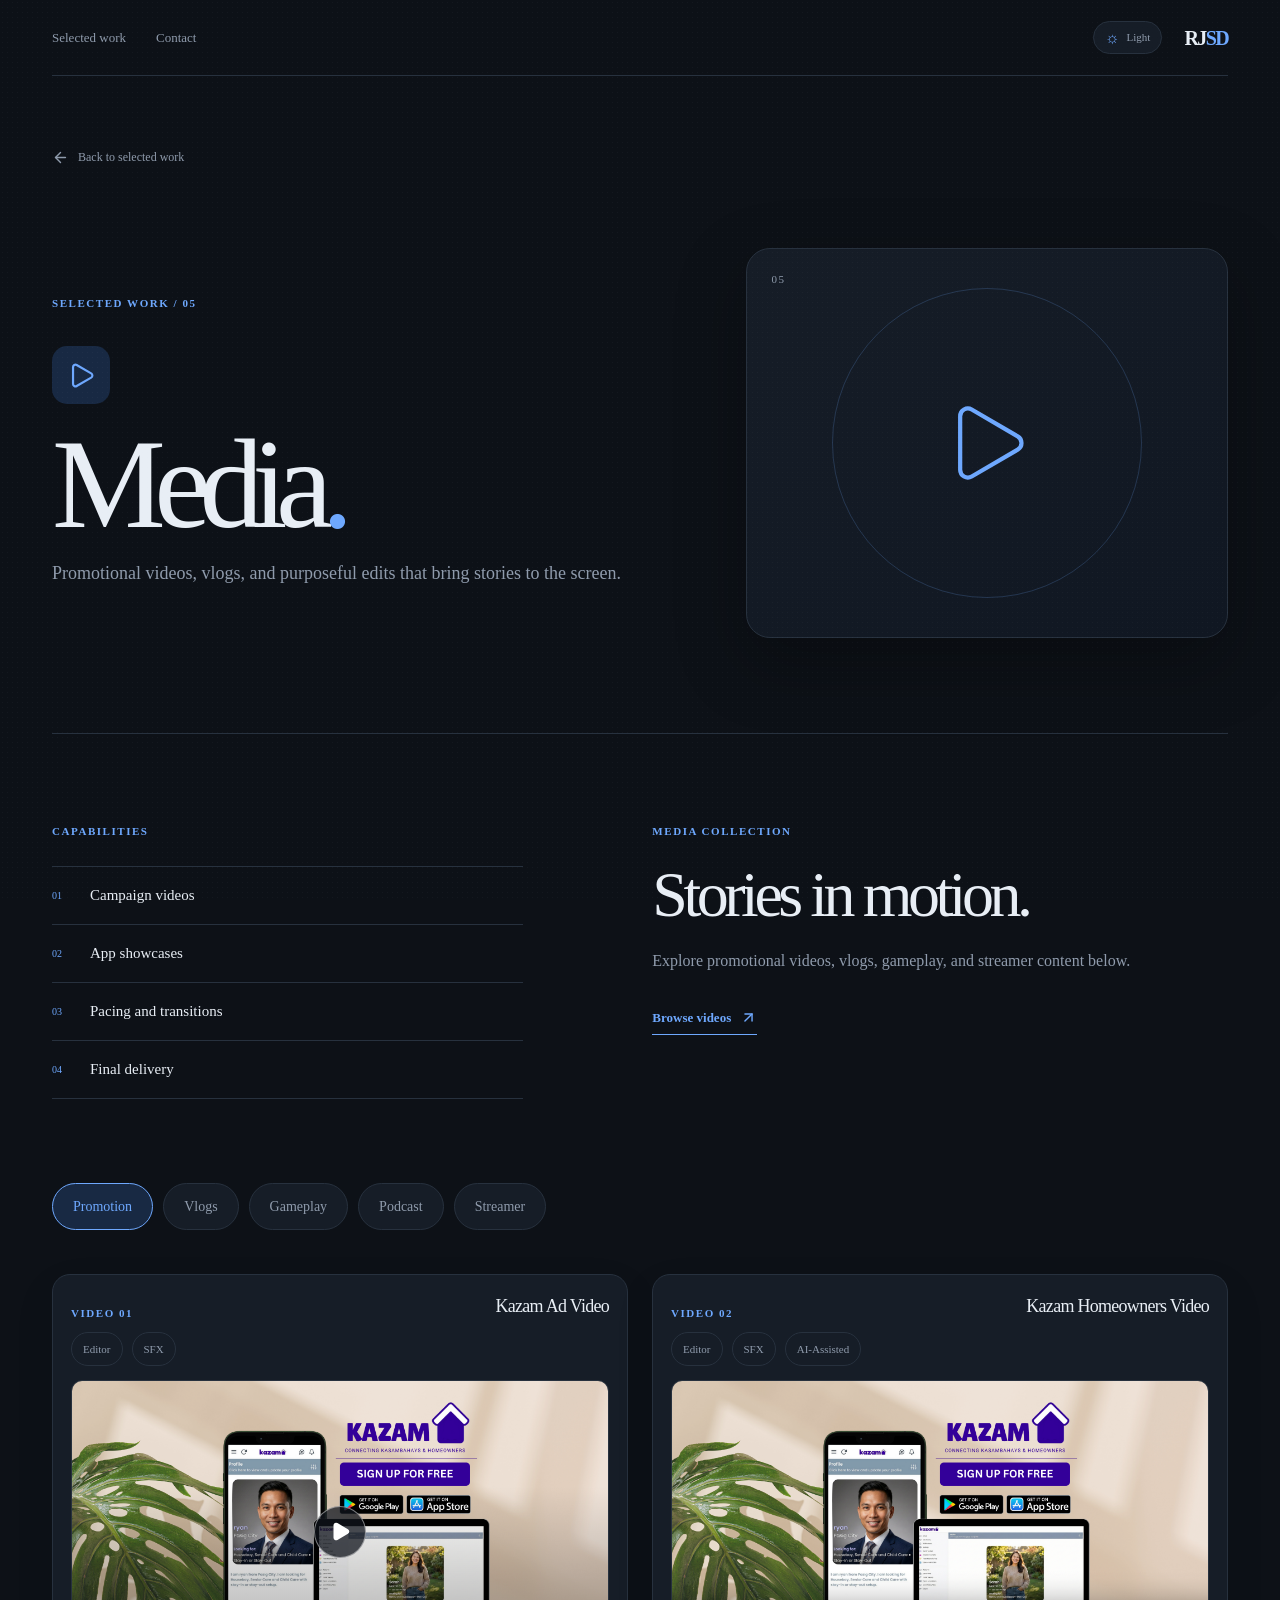
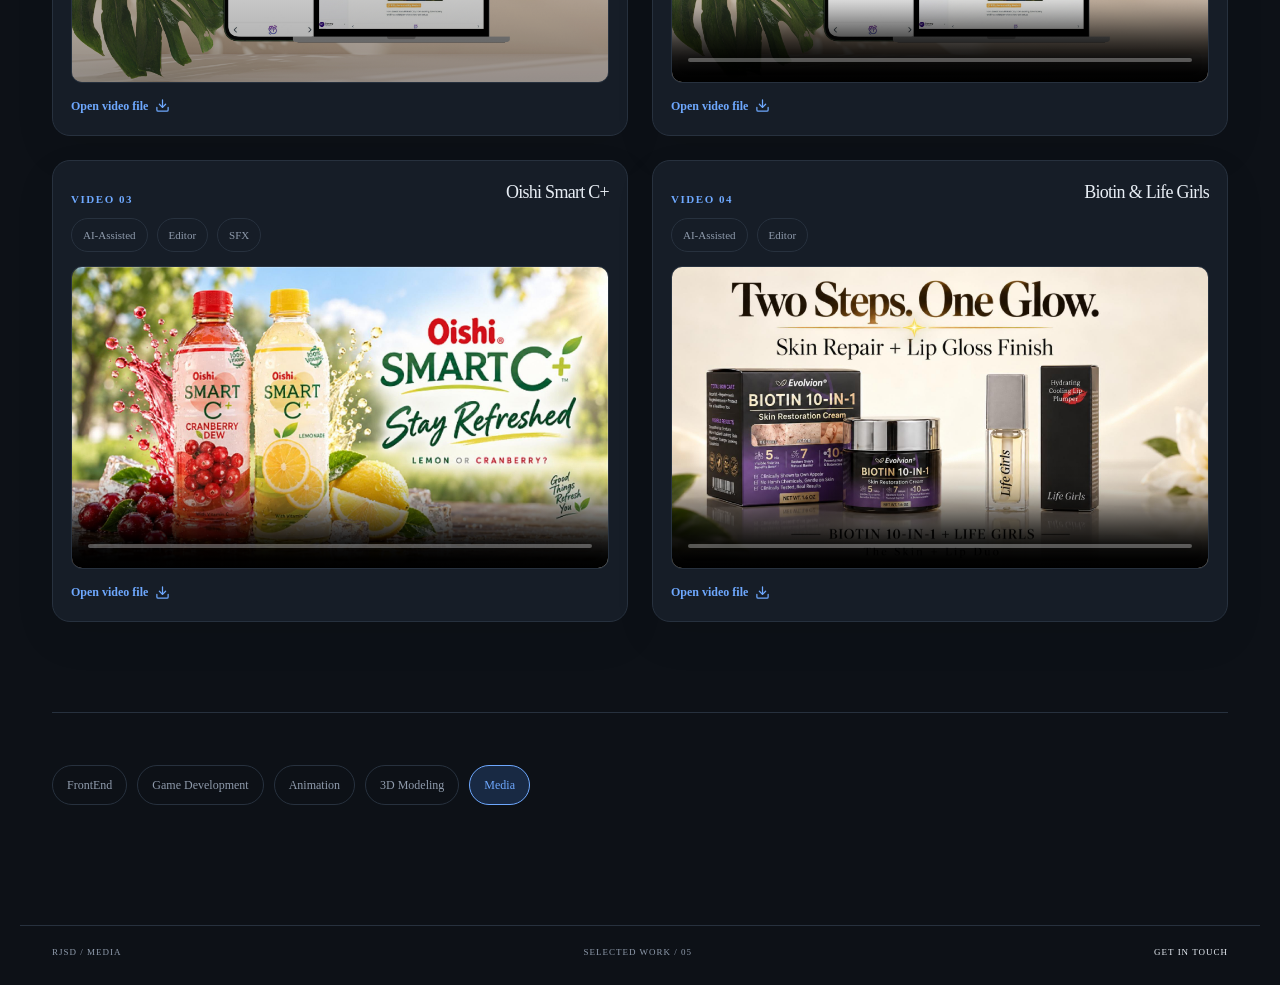
<file: work/video-editing.html>
<!DOCTYPE html><html lang="en"><head><meta charSet="utf-8"/><meta name="viewport" content="width=device-width, initial-scale=1"/><link rel="stylesheet" href="../_next/static/css/index.B2c34bN6.css" data-rsc-css-href="../_next/static/css/index.B2c34bN6.css" data-precedence="vite-rsc/importer-resources"/><link rel="modulepreload" fetchPriority="low" href="../_next/static/chunks/index-DQvm8wqT.js"/><script src="../_next/static/chunks/rolldown-runtime-C60lm6uB.js" type="module" async=""></script><script src="../_next/static/chunks/framework-BgSIrAUN.js" type="module" async=""></script><link rel="modulepreload" href="../_next/static/chunks/layout-segment-context-BlyodQa_.js" crossorigin=""/><link rel="modulepreload" href="../_next/static/chunks/work-detail-UryruJjM.js" crossorigin=""/><link rel="modulepreload" href="../_next/static/chunks/play-n3oQrY5u.js" crossorigin=""/><title>Media | RJSD</title><meta name="description" content="RJSD is a creative workspace for web development, game development, animation, 3D modeling, and media."/><meta property="og:title" content="RJSD - Creative Workspace"/><meta property="og:description" content="Creative work across web, games, animation, 3D modeling, and media. Featuring Kazam."/><meta property="og:image" content="https://rjsd24.github.io/og.png"/><meta property="og:image:width" content="1729"/><meta property="og:image:height" content="910"/><meta property="og:image:alt" content="RJSD Media - Featured Project: Kazam"/><meta name="twitter:card" content="summary_large_image"/><meta name="twitter:title" content="RJSD - Creative Workspace"/><meta name="twitter:description" content="Creative work across web, games, animation, 3D modeling, and media. Featuring Kazam."/><meta name="twitter:image" content="https://rjsd24.github.io/og.png"/><link rel="shortcut icon" href="../favicon.svg"/><link rel="icon" href="../favicon.svg"/><script>Object.assign(((self[Symbol.for("vinext.navigationRuntime")]??={bootstrap:{routeManifest:null},functions:{}}).bootstrap.rsc??={rsc:[]}),{params:{},nav:{"pathname":"/work/video-editing","searchParams":[]}})</script><link rel="modulepreload" href="../_next/static/chunks/index-DQvm8wqT.js" />
<link rel="preload" href="../_next/static/_vinext_fonts/geist-8ac0455e797f/geist-98bbbccb.woff2" as="font" type="font/woff2" crossorigin />
<link rel="preload" href="../_next/static/_vinext_fonts/geist-mono-00e989178794/geist-mono-013b2f2f.woff2" as="font" type="font/woff2" crossorigin />
<style data-vinext-fonts>/* cyrillic-ext */
@font-face {
  font-family: 'Geist';
  font-style: normal;
  font-weight: 100 900;
  font-display: swap;
  src: url(../_next/static/_vinext_fonts/geist-8ac0455e797f/geist-ff2310f5.woff2) format('woff2');
  unicode-range: U+0460-052F, U+1C80-1C8A, U+20B4, U+2DE0-2DFF, U+A640-A69F, U+FE2E-FE2F;
}
/* cyrillic */
@font-face {
  font-family: 'Geist';
  font-style: normal;
  font-weight: 100 900;
  font-display: swap;
  src: url(../_next/static/_vinext_fonts/geist-8ac0455e797f/geist-875ccdd4.woff2) format('woff2');
  unicode-range: U+0301, U+0400-045F, U+0490-0491, U+04B0-04B1, U+2116;
}
/* vietnamese */
@font-face {
  font-family: 'Geist';
  font-style: normal;
  font-weight: 100 900;
  font-display: swap;
  src: url(../_next/static/_vinext_fonts/geist-8ac0455e797f/geist-52306abf.woff2) format('woff2');
  unicode-range: U+0102-0103, U+0110-0111, U+0128-0129, U+0168-0169, U+01A0-01A1, U+01AF-01B0, U+0300-0301, U+0303-0304, U+0308-0309, U+0323, U+0329, U+1EA0-1EF9, U+20AB;
}
/* latin-ext */
@font-face {
  font-family: 'Geist';
  font-style: normal;
  font-weight: 100 900;
  font-display: swap;
  src: url(../_next/static/_vinext_fonts/geist-8ac0455e797f/geist-001175b1.woff2) format('woff2');
  unicode-range: U+0100-02BA, U+02BD-02C5, U+02C7-02CC, U+02CE-02D7, U+02DD-02FF, U+0304, U+0308, U+0329, U+1D00-1DBF, U+1E00-1E9F, U+1EF2-1EFF, U+2020, U+20A0-20AB, U+20AD-20C4, U+2113, U+2C60-2C7F, U+A720-A7FF;
}
/* latin */
@font-face {
  font-family: 'Geist';
  font-style: normal;
  font-weight: 100 900;
  font-display: swap;
  src: url(../_next/static/_vinext_fonts/geist-8ac0455e797f/geist-98bbbccb.woff2) format('woff2');
  unicode-range: U+0000-00FF, U+0131, U+0152-0153, U+02BB-02BC, U+02C6, U+02DA, U+02DC, U+0304, U+0308, U+0329, U+2000-206F, U+20AC, U+2122, U+2191, U+2193, U+2212, U+2215, U+FEFF, U+FFFD;
}

@font-face {
  font-family: 'Geist Fallback';
  src: local("Arial");
  ascent-override: 95.94%;
  descent-override: 28.16%;
  line-gap-override: 0.00%;
  size-adjust: 104.76%;
}

.__font_geist_013ydlh { font-family: 'Geist', 'Geist Fallback'; font-style: normal; }

.__variable_geist_013ydlh { --font-geist-sans: 'Geist', 'Geist Fallback'; }

/* cyrillic-ext */
@font-face {
  font-family: 'Geist Mono';
  font-style: normal;
  font-weight: 100 900;
  font-display: swap;
  src: url(../_next/static/_vinext_fonts/geist-mono-00e989178794/geist-mono-f6b33328.woff2) format('woff2');
  unicode-range: U+0460-052F, U+1C80-1C8A, U+20B4, U+2DE0-2DFF, U+A640-A69F, U+FE2E-FE2F;
}
/* cyrillic */
@font-face {
  font-family: 'Geist Mono';
  font-style: normal;
  font-weight: 100 900;
  font-display: swap;
  src: url(../_next/static/_vinext_fonts/geist-mono-00e989178794/geist-mono-44e03052.woff2) format('woff2');
  unicode-range: U+0301, U+0400-045F, U+0490-0491, U+04B0-04B1, U+2116;
}
/* symbols2 */
@font-face {
  font-family: 'Geist Mono';
  font-style: normal;
  font-weight: 100 900;
  font-display: swap;
  src: url(../_next/static/_vinext_fonts/geist-mono-00e989178794/geist-mono-0638449e.woff2) format('woff2');
  unicode-range: U+2000-2001, U+2004-2008, U+200A, U+23B8-23BD, U+2500-259F;
}
/* vietnamese */
@font-face {
  font-family: 'Geist Mono';
  font-style: normal;
  font-weight: 100 900;
  font-display: swap;
  src: url(../_next/static/_vinext_fonts/geist-mono-00e989178794/geist-mono-971fb274.woff2) format('woff2');
  unicode-range: U+0102-0103, U+0110-0111, U+0128-0129, U+0168-0169, U+01A0-01A1, U+01AF-01B0, U+0300-0301, U+0303-0304, U+0308-0309, U+0323, U+0329, U+1EA0-1EF9, U+20AB;
}
/* latin-ext */
@font-face {
  font-family: 'Geist Mono';
  font-style: normal;
  font-weight: 100 900;
  font-display: swap;
  src: url(../_next/static/_vinext_fonts/geist-mono-00e989178794/geist-mono-44745446.woff2) format('woff2');
  unicode-range: U+0100-02BA, U+02BD-02C5, U+02C7-02CC, U+02CE-02D7, U+02DD-02FF, U+0304, U+0308, U+0329, U+1D00-1DBF, U+1E00-1E9F, U+1EF2-1EFF, U+2020, U+20A0-20AB, U+20AD-20C4, U+2113, U+2C60-2C7F, U+A720-A7FF;
}
/* latin */
@font-face {
  font-family: 'Geist Mono';
  font-style: normal;
  font-weight: 100 900;
  font-display: swap;
  src: url(../_next/static/_vinext_fonts/geist-mono-00e989178794/geist-mono-013b2f2f.woff2) format('woff2');
  unicode-range: U+0000-00FF, U+0131, U+0152-0153, U+02BB-02BC, U+02C6, U+02DA, U+02DC, U+0304, U+0308, U+0329, U+2000-206F, U+20AC, U+2122, U+2191, U+2193, U+2212, U+2215, U+FEFF, U+FFFD;
}

@font-face {
  font-family: 'Geist Mono Fallback';
  src: local("Arial");
  ascent-override: 74.67%;
  descent-override: 21.92%;
  line-gap-override: 0.00%;
  size-adjust: 134.59%;
}

.__font_geist_mono_0bm7fsx { font-family: 'Geist Mono', 'Geist Mono Fallback'; font-style: normal; }

.__variable_geist_mono_0bm7fsx { --font-geist-mono: 'Geist Mono', 'Geist Mono Fallback'; }
</style>
</head><body class="__variable_geist_013ydlh __variable_geist_mono_0bm7fsx antialiased"><div class="portfolio-app work-detail-page theme-dark" id="top"><header class="site-header"><nav class="header-nav" aria-label="Work page navigation"><div class="nav-links"><a href="../#work">Selected work</a><a href="../#contact">Contact</a></div><button class="theme-toggle" type="button" aria-label="Switch to light mode"><span>☼</span><small>Light</small></button><a class="brand" href="../" aria-label="RJSD home"><span>RJ</span><b>SD</b></a></nav></header><main class="work-detail-main"><a class="work-detail-back" href="../#work"><svg xmlns="http://www.w3.org/2000/svg" width="17" height="17" viewBox="0 0 24 24" fill="none" stroke="currentColor" stroke-width="2" stroke-linecap="round" stroke-linejoin="round" class="lucide lucide-arrow-left" aria-hidden="true"><path d="m12 19-7-7 7-7"></path><path d="M19 12H5"></path></svg> Back to selected work</a><section class="work-detail-hero" aria-labelledby="work-detail-title"><div class="work-detail-copy"><p class="eyebrow">Selected work / <!-- -->05</p><span class="work-detail-icon" aria-hidden="true"><svg xmlns="http://www.w3.org/2000/svg" width="29" height="29" viewBox="0 0 24 24" fill="none" stroke="currentColor" stroke-width="1.8" stroke-linecap="round" stroke-linejoin="round" class="lucide lucide-play" aria-hidden="true"><path d="M5 5a2 2 0 0 1 3.008-1.728l11.997 6.998a2 2 0 0 1 .003 3.458l-12 7A2 2 0 0 1 5 19z"></path></svg></span><h1 id="work-detail-title">Media<em>.</em></h1><p>Promotional videos, vlogs, and purposeful edits that bring stories to the screen.</p></div><div class="work-detail-visual" aria-hidden="true"><span>05</span><svg xmlns="http://www.w3.org/2000/svg" width="92" height="92" viewBox="0 0 24 24" fill="none" stroke="currentColor" stroke-width="1.1" stroke-linecap="round" stroke-linejoin="round" class="lucide lucide-play" aria-hidden="true"><path d="M5 5a2 2 0 0 1 3.008-1.728l11.997 6.998a2 2 0 0 1 .003 3.458l-12 7A2 2 0 0 1 5 19z"></path></svg></div></section><section class="work-detail-content" aria-label="Media details"><div class="work-capabilities"><p class="eyebrow">Capabilities</p><ul><li><span>0<!-- -->1</span>Campaign videos</li><li><span>0<!-- -->2</span>App showcases</li><li><span>0<!-- -->3</span>Pacing and transitions</li><li><span>0<!-- -->4</span>Final delivery</li></ul></div><div class="work-project-archive"><p class="eyebrow">Media collection</p><h2>Stories in motion.</h2><p>Explore promotional videos, vlogs, gameplay, and streamer content below.</p><a href="#media-projects">Browse videos <svg xmlns="http://www.w3.org/2000/svg" width="17" height="17" viewBox="0 0 24 24" fill="none" stroke="currentColor" stroke-width="2" stroke-linecap="round" stroke-linejoin="round" class="lucide lucide-arrow-up-right" aria-hidden="true"><path d="M7 7h10v10"></path><path d="M7 17 17 7"></path></svg></a></div><div class="media-collection" id="media-projects"><div class="media-tabs" role="tablist" aria-label="Media categories"><button type="button" role="tab" id="media-tab-promotion" aria-controls="media-panel-promotion" aria-selected="true" tabindex="0">Promotion</button><button type="button" role="tab" id="media-tab-vlogs" aria-controls="media-panel-vlogs" aria-selected="false" tabindex="-1">Vlogs</button><button type="button" role="tab" id="media-tab-gameplay" aria-controls="media-panel-gameplay" aria-selected="false" tabindex="-1">Gameplay</button><button type="button" role="tab" id="media-tab-podcast" aria-controls="media-panel-podcast" aria-selected="false" tabindex="-1">Podcast</button><button type="button" role="tab" id="media-tab-streamer" aria-controls="media-panel-streamer" aria-selected="false" tabindex="-1">Streamer</button></div><div role="tabpanel" id="media-panel-promotion" aria-labelledby="media-tab-promotion" tabindex="0" class="media-tab-panel"><div class="kazam-videos" aria-label="Promotion videos"><article class="kazam-video-card"><div class="kazam-video-heading"><p class="eyebrow">Video 01</p><h3>Kazam Ad Video</h3></div><ul class="kazam-tags media-video-tags" aria-label="Kazam Ad Video production details"><li>Editor</li><li>SFX</li></ul><button class="kazam-video-preview" type="button" aria-label="Play Kazam Ad Video"><img src="../projects/kazam/kazam-cover.png" alt="Kazam promotional visual with phone and laptop app previews"/><span class="kazam-preview-play" aria-hidden="true"><svg xmlns="http://www.w3.org/2000/svg" width="21" height="21" viewBox="0 0 24 24" fill="currentColor" stroke="currentColor" stroke-width="2" stroke-linecap="round" stroke-linejoin="round" class="lucide lucide-play" aria-hidden="true"><path d="M5 5a2 2 0 0 1 3.008-1.728l11.997 6.998a2 2 0 0 1 .003 3.458l-12 7A2 2 0 0 1 5 19z"></path></svg></span></button><a href="https://rjsd24.github.io/projects/kazam/kazam-ad-video.mp4" target="_blank" rel="noreferrer">Open video file <svg xmlns="http://www.w3.org/2000/svg" width="15" height="15" viewBox="0 0 24 24" fill="none" stroke="currentColor" stroke-width="2" stroke-linecap="round" stroke-linejoin="round" class="lucide lucide-download" aria-hidden="true"><path d="M12 15V3"></path><path d="M21 15v4a2 2 0 0 1-2 2H5a2 2 0 0 1-2-2v-4"></path><path d="m7 10 5 5 5-5"></path></svg></a></article><article class="kazam-video-card"><div class="kazam-video-heading"><p class="eyebrow">Video 02</p><h3>Kazam Homeowners Video</h3></div><ul class="kazam-tags media-video-tags" aria-label="Kazam Homeowners Video production details"><li>Editor</li><li>SFX</li><li>AI-Assisted</li></ul><video controls="" preload="metadata" playsInline="" poster="../projects/kazam/kazam-cover.png"><source src="https://rjsd24.github.io/projects/kazam/kazam-homeowners-video.mp4" type="video/mp4"/>Your browser does not support embedded video.</video><a href="https://rjsd24.github.io/projects/kazam/kazam-homeowners-video.mp4" target="_blank" rel="noreferrer">Open video file <svg xmlns="http://www.w3.org/2000/svg" width="15" height="15" viewBox="0 0 24 24" fill="none" stroke="currentColor" stroke-width="2" stroke-linecap="round" stroke-linejoin="round" class="lucide lucide-download" aria-hidden="true"><path d="M12 15V3"></path><path d="M21 15v4a2 2 0 0 1-2 2H5a2 2 0 0 1-2-2v-4"></path><path d="m7 10 5 5 5-5"></path></svg></a></article><article class="kazam-video-card"><div class="kazam-video-heading"><p class="eyebrow">Video 03</p><h3>Oishi Smart C+</h3></div><ul class="kazam-tags media-video-tags" aria-label="Oishi production details"><li>AI-Assisted</li><li>Editor</li><li>SFX</li></ul><video controls="" preload="metadata" playsInline="" poster="../projects/oishi/oishi-cover.jpg"><source src="https://rjsd24.github.io/projects/oishi/oishi.mp4" type="video/mp4"/>Your browser does not support embedded video.</video><a href="https://rjsd24.github.io/projects/oishi/oishi.mp4" target="_blank" rel="noreferrer">Open video file <svg xmlns="http://www.w3.org/2000/svg" width="15" height="15" viewBox="0 0 24 24" fill="none" stroke="currentColor" stroke-width="2" stroke-linecap="round" stroke-linejoin="round" class="lucide lucide-download" aria-hidden="true"><path d="M12 15V3"></path><path d="M21 15v4a2 2 0 0 1-2 2H5a2 2 0 0 1-2-2v-4"></path><path d="m7 10 5 5 5-5"></path></svg></a></article><article class="kazam-video-card"><div class="kazam-video-heading"><p class="eyebrow">Video 04</p><h3>Biotin &amp; Life Girls</h3></div><ul class="kazam-tags media-video-tags" aria-label="Biotin and Life Girls production details"><li>AI-Assisted</li><li>Editor</li></ul><video controls="" preload="metadata" playsInline="" poster="../projects/biotin-life-girls/biotin-life-girls-cover.jpg"><source src="https://rjsd24.github.io/projects/biotin-life-girls/biotin-life-girls.mp4" type="video/mp4"/>Your browser does not support embedded video.</video><a href="https://rjsd24.github.io/projects/biotin-life-girls/biotin-life-girls.mp4" target="_blank" rel="noreferrer">Open video file <svg xmlns="http://www.w3.org/2000/svg" width="15" height="15" viewBox="0 0 24 24" fill="none" stroke="currentColor" stroke-width="2" stroke-linecap="round" stroke-linejoin="round" class="lucide lucide-download" aria-hidden="true"><path d="M12 15V3"></path><path d="M21 15v4a2 2 0 0 1-2 2H5a2 2 0 0 1-2-2v-4"></path><path d="m7 10 5 5 5-5"></path></svg></a></article></div></div><div role="tabpanel" id="media-panel-vlogs" aria-labelledby="media-tab-vlogs" hidden="" tabindex="0" class="media-tab-panel"></div><div role="tabpanel" id="media-panel-gameplay" aria-labelledby="media-tab-gameplay" hidden="" tabindex="0" class="media-tab-panel"></div><div role="tabpanel" id="media-panel-podcast" aria-labelledby="media-tab-podcast" hidden="" tabindex="0" class="media-tab-panel"></div><div role="tabpanel" id="media-panel-streamer" aria-labelledby="media-tab-streamer" hidden="" tabindex="0" class="media-tab-panel"></div></div></section><nav class="work-category-nav" aria-label="Browse work categories"><a href="./frontend">FrontEnd</a><a href="./game-development">Game Development</a><a href="./animation">Animation</a><a href="./3d-modeling">3D Modeling</a><a href="./media" aria-current="page">Media</a></nav></main><footer class="site-footer"><span>RJSD / <!-- -->Media</span><span>Selected work / <!-- -->05</span><a href="../#contact">Get in touch</a></footer></div><script type="module" src="../_next/static/chunks/index-DQvm8wqT.js" id="_R_" async=""></script><script>((self[Symbol.for("vinext.navigationRuntime")]??={bootstrap:{routeManifest:null},functions:{}}).bootstrap.rsc??={rsc:[]}).rsc.push("2:I[\"8c0f216c4604\",[],\"Children\",1]\n")</script><script>((self[Symbol.for("vinext.navigationRuntime")]??={bootstrap:{routeManifest:null},functions:{}}).bootstrap.rsc??={rsc:[]}).rsc.push("3:I[\"593f344dc510\",[],\"GlobalErrorBoundary\",1]\n")</script><script>((self[Symbol.for("vinext.navigationRuntime")]??={bootstrap:{routeManifest:null},functions:{}}).bootstrap.rsc??={rsc:[]}).rsc.push("4:I[\"0b874ad30386\",[],\"default\",1]\n")</script><script>((self[Symbol.for("vinext.navigationRuntime")]??={bootstrap:{routeManifest:null},functions:{}}).bootstrap.rsc??={rsc:[]}).rsc.push("5:I[\"593f344dc510\",[],\"ErrorBoundary\",1]\n")</script><script>((self[Symbol.for("vinext.navigationRuntime")]??={bootstrap:{routeManifest:null},functions:{}}).bootstrap.rsc??={rsc:[]}).rsc.push("6:I[\"15c18cfaeeff\",[],\"LayoutSegmentProvider\",1]\n")</script><script>((self[Symbol.for("vinext.navigationRuntime")]??={bootstrap:{routeManifest:null},functions:{}}).bootstrap.rsc??={rsc:[]}).rsc.push("7:I[\"8c0f216c4604\",[],\"Slot\",1]\n")</script><script>((self[Symbol.for("vinext.navigationRuntime")]??={bootstrap:{routeManifest:null},functions:{}}).bootstrap.rsc??={rsc:[]}).rsc.push("8:I[\"9276801271d6\",[],\"AppRouterScrollTarget\",1]\n")</script><script>((self[Symbol.for("vinext.navigationRuntime")]??={bootstrap:{routeManifest:null},functions:{}}).bootstrap.rsc??={rsc:[]}).rsc.push("9:I[\"593f344dc510\",[],\"RedirectBoundary\",1]\n")</script><script>((self[Symbol.for("vinext.navigationRuntime")]??={bootstrap:{routeManifest:null},functions:{}}).bootstrap.rsc??={rsc:[]}).rsc.push(":HL[\"../_next/static/css/index.B2c34bN6.css\",\"style\"     ]\n")</script><script>((self[Symbol.for("vinext.navigationRuntime")]??={bootstrap:{routeManifest:null},functions:{}}).bootstrap.rsc??={rsc:[]}).rsc.push("0:{\"__route\":\"route:/work/video-editing\",\"__interceptionContext\":null,\"__layoutIds\":[\"layout:/\"],\"__rootLayout\":\"/\",\"__sourcePage\":\"/work/video-editing/page\",\"page:/work/video-editing\":\"$L1\",\"layout:/\":[[[[\"$\",\"link\",\"css:../_next/static/css/index.B2c34bN6.css\",{\"rel\":\"stylesheet\",\"precedence\":\"vite-rsc/importer-resources\",\"href\":\"../_next/static/css/index.B2c34bN6.css\",\"data-rsc-css-href\":\"../_next/static/css/index.B2c34bN6.css\"}],\"$undefined\"],[\"$\",\"html\",null,{\"lang\":\"en\",\"children\":[\"$\",\"body\",null,{\"className\":\"__variable_geist_013ydlh __variable_geist_mono_0bm7fsx antialiased\",\"children\":[\"$\",\"$L2\",null,{}]}]}]],null],\"route:/work/video-editing\":[[[\"$\",\"meta\",null,{\"charSet\":\"utf-8\"}],[[\"$\",\"title\",\"0\",{\"children\":\"Media | RJSD\"}],[\"$\",\"meta\",\"1\",{\"name\":\"description\",\"content\":\"RJSD is a creative workspace for web development, game development, animation, 3D modeling, and media.\"}],[\"$\",\"meta\",\"2\",{\"property\":\"og:title\",\"content\":\"RJSD - Creative Workspace\"}],[\"$\",\"meta\",\"3\",{\"property\":\"og:description\",\"content\":\"Creative work across web, games, animation, 3D modeling, and media. Featuring Kazam.\"}],[\"$\",\"meta\",\"4\",{\"property\":\"og:image\",\"content\":\"https://rjsd24.github.io/og.png\"}],[\"$\",\"meta\",\"5\",{\"property\":\"og:image:width\",\"content\":\"1729\"}],[\"$\",\"meta\",\"6\",{\"property\":\"og:image:height\",\"content\":\"910\"}],[\"$\",\"meta\",\"7\",{\"property\":\"og:image:alt\",\"content\":\"RJSD Media - Featured Project: Kazam\"}],[\"$\",\"meta\",\"8\",{\"name\":\"twitter:card\",\"content\":\"summary_large_image\"}],[\"$\",\"meta\",\"9\",{\"name\":\"twitter:title\",\"content\":\"RJSD - Creative Workspace\"}],[\"$\",\"meta\",\"10\",{\"name\":\"twitter:description\",\"content\":\"Creative work across web, games, animation, 3D modeling, and media. Featuring Kazam.\"}],[\"$\",\"meta\",\"11\",{\"name\":\"twitter:image\",\"content\":\"https://rjsd24.github.io/og.png\"}],[\"$\",\"link\",\"12\",{\"rel\":\"shortcut icon\",\"href\":\"../favicon.svg\"}],[\"$\",\"link\",\"13\",{\"rel\":\"icon\",\"href\":\"../favicon.svg\"}]],[[\"$\",\"meta\",\"0\",{\"name\":\"viewport\",\"content\":\"width=device-width, initial-scale=1\"}]]],[\"$\",\"$L3\",null,{\"fallback\":\"$4\",\"children\":[\"$\",\"$L5\",null,{\"fallback\":\"$4\",\"children\":[\"$\",\"$L6\",null,{\"providerId\":\"layout:/\",\"segmentMap\":{\"children\":[\"work\",\"video-editing\"]},\"children\":[\"$\",\"$L7\",null,{\"id\":\"layout:/\",\"parallelSlots\":\"$undefined\",\"children\":[\"$\",\"$L8\",null,{\"children\":[\"$\",\"$L9\",null,{\"children\":[[\"$\",\"$L6\",null,{\"providerId\":\"page:/work/video-editing\",\"segmentMap\":{\"children\":[\"__PAGE__\"]},\"children\":[\"$\",\"$L7\",null,{\"id\":\"page:/work/video-editing\"}]}],null]}]}]}]}]}]}],null,null],\"__layoutFlags\":{\"layout:/\":\"s\"},\"__artifactCompatibility\":{\"schemaVersion\":1,\"graphVersion\":\"app-route-graph:0c37b7d0b4d7ddb4\",\"deploymentVersion\":\"7fc99f8e-d1d8-430e-84d6-7b27284ac644\",\"appElementsSchemaVersion\":1,\"rscPayloadSchemaVersion\":1,\"rootBoundaryId\":\"/\",\"renderEpoch\":null},\"__renderObservation\":{\"schemaVersion\":1,\"output\":{\"kind\":\"app-rsc\",\"mountedSlotsFingerprint\":null,\"renderEpoch\":null,\"rootBoundaryId\":\"/\",\"routeId\":\"route:/work/video-editing\"},\"completeness\":\"partial\",\"boundaryOutcome\":{\"kind\":\"unknown\"},\"requestApis\":[{\"kind\":\"connection\",\"status\":\"unknown\"},{\"kind\":\"cookies\",\"status\":\"unknown\"},{\"kind\":\"draftMode\",\"status\":\"unknown\"},{\"kind\":\"headers\",\"status\":\"unknown\"},{\"kind\":\"params\",\"status\":\"unknown\"},{\"kind\":\"searchParams\",\"status\":\"unknown\"}],\"dynamicFetches\":[],\"cacheTags\":[\"/work/video-editing\",\"_N_T_/layout\",\"_N_T_/work/layout\",\"_N_T_/work/video-editing\",\"_N_T_/work/video-editing/layout\",\"_N_T_/work/video-editing/page\"],\"pathTags\":[\"/work/video-editing\"],\"cacheability\":\"unknown\",\"downgrade\":{\"target\":\"freshRender\",\"reasons\":[{\"code\":\"CP_DOWNGRADE_CACHEABILITY_UNKNOWN\",\"target\":\"freshRender\"},{\"code\":\"CP_DOWNGRADE_INCOMPLETE_OBSERVATION\",\"completeness\":\"partial\",\"target\":\"freshRender\"},{\"code\":\"CP_DOWNGRADE_UNKNOWN_REQUEST_API\",\"requestApi\":\"connection\",\"target\":\"freshRender\"},{\"code\":\"CP_DOWNGRADE_UNKNOWN_REQUEST_API\",\"requestApi\":\"cookies\",\"target\":\"freshRender\"},{\"code\":\"CP_DOWNGRADE_UNKNOWN_REQUEST_API\",\"requestApi\":\"draftMode\",\"target\":\"freshRender\"},{\"code\":\"CP_DOWNGRADE_UNKNOWN_REQUEST_API\",\"requestApi\":\"headers\",\"target\":\"freshRender\"},{\"code\":\"CP_DOWNGRADE_UNKNOWN_REQUEST_API\",\"requestApi\":\"params\",\"target\":\"freshRender\"},{\"code\":\"CP_DOWNGRADE_UNKNOWN_REQUEST_API\",\"requestApi\":\"searchParams\",\"target\":\"freshRender\"}],\"fallback\":{\"kind\":\"breakerFallback\",\"code\":\"CP_PRIVATE_DYNAMIC_DOWNGRADE\",\"mode\":\"renderFresh\",\"scope\":\"affectedOutput\",\"fields\":{\"reasonCodes\":[\"CP_DOWNGRADE_CACHEABILITY_UNKNOWN\",\"CP_DOWNGRADE_INCOMPLETE_OBSERVATION\",\"CP_DOWNGRADE_UNKNOWN_REQUEST_API\",\"CP_DOWNGRADE_UNKNOWN_REQUEST_API\",\"CP_DOWNGRADE_UNKNOWN_REQUEST_API\",\"CP_DOWNGRADE_UNKNOWN_REQUEST_API\",\"CP_DOWNGRADE_UNKNOWN_REQUEST_API\",\"CP_DOWNGRADE_UNKNOWN_REQUEST_API\"],\"target\":\"freshRender\"}},\"isPublicCacheCandidate\":false}}}\n")</script><script>((self[Symbol.for("vinext.navigationRuntime")]??={bootstrap:{routeManifest:null},functions:{}}).bootstrap.rsc??={rsc:[]}).rsc.push("a:I[\"585531156455\",[],\"WorkDetailPage\",1]\n")</script><script>((self[Symbol.for("vinext.navigationRuntime")]??={bootstrap:{routeManifest:null},functions:{}}).bootstrap.rsc??={rsc:[]}).rsc.push("1:[\"$\",\"$La\",null,{\"category\":\"media\"}]\n")</script><script>Object.assign(((self[Symbol.for("vinext.navigationRuntime")]??={bootstrap:{routeManifest:null},functions:{}}).bootstrap.rsc??={rsc:[]}),{"initialCacheKind":"static"});((self[Symbol.for("vinext.navigationRuntime")]??={bootstrap:{routeManifest:null},functions:{}}).bootstrap.rsc??={rsc:[]}).done=true</script></body></html>
</file>
<file: _next/static/css/index.B2c34bN6.css>
@layer theme{@theme default{--font-sans: ui-sans-serif, system-ui, sans-serif, "Apple Color Emoji", "Segoe UI Emoji", "Segoe UI Symbol", "Noto Color Emoji"; --font-serif: ui-serif, Georgia, Cambria, "Times New Roman", Times, serif; --font-mono: ui-monospace, SFMono-Regular, Menlo, Monaco, Consolas, "Liberation Mono", "Courier New", monospace; --color-red-50: oklch(97.1% .013 17.38); --color-red-100: oklch(93.6% .032 17.717); --color-red-200: oklch(88.5% .062 18.334); --color-red-300: oklch(80.8% .114 19.571); --color-red-400: oklch(70.4% .191 22.216); --color-red-500: oklch(63.7% .237 25.331); --color-red-600: oklch(57.7% .245 27.325); --color-red-700: oklch(50.5% .213 27.518); --color-red-800: oklch(44.4% .177 26.899); --color-red-900: oklch(39.6% .141 25.723); --color-red-950: oklch(25.8% .092 26.042); --color-orange-50: oklch(98% .016 73.684); --color-orange-100: oklch(95.4% .038 75.164); --color-orange-200: oklch(90.1% .076 70.697); --color-orange-300: oklch(83.7% .128 66.29); --color-orange-400: oklch(75% .183 55.934); --color-orange-500: oklch(70.5% .213 47.604); --color-orange-600: oklch(64.6% .222 41.116); --color-orange-700: oklch(55.3% .195 38.402); --color-orange-800: oklch(47% .157 37.304); --color-orange-900: oklch(40.8% .123 38.172); --color-orange-950: oklch(26.6% .079 36.259); --color-amber-50: oklch(98.7% .022 95.277); --color-amber-100: oklch(96.2% .059 95.617); --color-amber-200: oklch(92.4% .12 95.746); --color-amber-300: oklch(87.9% .169 91.605); --color-amber-400: oklch(82.8% .189 84.429); --color-amber-500: oklch(76.9% .188 70.08); --color-amber-600: oklch(66.6% .179 58.318); --color-amber-700: oklch(55.5% .163 48.998); --color-amber-800: oklch(47.3% .137 46.201); --color-amber-900: oklch(41.4% .112 45.904); --color-amber-950: oklch(27.9% .077 45.635); --color-yellow-50: oklch(98.7% .026 102.212); --color-yellow-100: oklch(97.3% .071 103.193); --color-yellow-200: oklch(94.5% .129 101.54); --color-yellow-300: oklch(90.5% .182 98.111); --color-yellow-400: oklch(85.2% .199 91.936); --color-yellow-500: oklch(79.5% .184 86.047); --color-yellow-600: oklch(68.1% .162 75.834); --color-yellow-700: oklch(55.4% .135 66.442); --color-yellow-800: oklch(47.6% .114 61.907); --color-yellow-900: oklch(42.1% .095 57.708); --color-yellow-950: oklch(28.6% .066 53.813); --color-lime-50: oklch(98.6% .031 120.757); --color-lime-100: oklch(96.7% .067 122.328); --color-lime-200: oklch(93.8% .127 124.321); --color-lime-300: oklch(89.7% .196 126.665); --color-lime-400: oklch(84.1% .238 128.85); --color-lime-500: oklch(76.8% .233 130.85); --color-lime-600: oklch(64.8% .2 131.684); --color-lime-700: oklch(53.2% .157 131.589); --color-lime-800: oklch(45.3% .124 130.933); --color-lime-900: oklch(40.5% .101 131.063); --color-lime-950: oklch(27.4% .072 132.109); --color-green-50: oklch(98.2% .018 155.826); --color-green-100: oklch(96.2% .044 156.743); --color-green-200: oklch(92.5% .084 155.995); --color-green-300: oklch(87.1% .15 154.449); --color-green-400: oklch(79.2% .209 151.711); --color-green-500: oklch(72.3% .219 149.579); --color-green-600: oklch(62.7% .194 149.214); --color-green-700: oklch(52.7% .154 150.069); --color-green-800: oklch(44.8% .119 151.328); --color-green-900: oklch(39.3% .095 152.535); --color-green-950: oklch(26.6% .065 152.934); --color-emerald-50: oklch(97.9% .021 166.113); --color-emerald-100: oklch(95% .052 163.051); --color-emerald-200: oklch(90.5% .093 164.15); --color-emerald-300: oklch(84.5% .143 164.978); --color-emerald-400: oklch(76.5% .177 163.223); --color-emerald-500: oklch(69.6% .17 162.48); --color-emerald-600: oklch(59.6% .145 163.225); --color-emerald-700: oklch(50.8% .118 165.612); --color-emerald-800: oklch(43.2% .095 166.913); --color-emerald-900: oklch(37.8% .077 168.94); --color-emerald-950: oklch(26.2% .051 172.552); --color-teal-50: oklch(98.4% .014 180.72); --color-teal-100: oklch(95.3% .051 180.801); --color-teal-200: oklch(91% .096 180.426); --color-teal-300: oklch(85.5% .138 181.071); --color-teal-400: oklch(77.7% .152 181.912); --color-teal-500: oklch(70.4% .14 182.503); --color-teal-600: oklch(60% .118 184.704); --color-teal-700: oklch(51.1% .096 186.391); --color-teal-800: oklch(43.7% .078 188.216); --color-teal-900: oklch(38.6% .063 188.416); --color-teal-950: oklch(27.7% .046 192.524); --color-cyan-50: oklch(98.4% .019 200.873); --color-cyan-100: oklch(95.6% .045 203.388); --color-cyan-200: oklch(91.7% .08 205.041); --color-cyan-300: oklch(86.5% .127 207.078); --color-cyan-400: oklch(78.9% .154 211.53); --color-cyan-500: oklch(71.5% .143 215.221); --color-cyan-600: oklch(60.9% .126 221.723); --color-cyan-700: oklch(52% .105 223.128); --color-cyan-800: oklch(45% .085 224.283); --color-cyan-900: oklch(39.8% .07 227.392); --color-cyan-950: oklch(30.2% .056 229.695); --color-sky-50: oklch(97.7% .013 236.62); --color-sky-100: oklch(95.1% .026 236.824); --color-sky-200: oklch(90.1% .058 230.902); --color-sky-300: oklch(82.8% .111 230.318); --color-sky-400: oklch(74.6% .16 232.661); --color-sky-500: oklch(68.5% .169 237.323); --color-sky-600: oklch(58.8% .158 241.966); --color-sky-700: oklch(50% .134 242.749); --color-sky-800: oklch(44.3% .11 240.79); --color-sky-900: oklch(39.1% .09 240.876); --color-sky-950: oklch(29.3% .066 243.157); --color-blue-50: oklch(97% .014 254.604); --color-blue-100: oklch(93.2% .032 255.585); --color-blue-200: oklch(88.2% .059 254.128); --color-blue-300: oklch(80.9% .105 251.813); --color-blue-400: oklch(70.7% .165 254.624); --color-blue-500: oklch(62.3% .214 259.815); --color-blue-600: oklch(54.6% .245 262.881); --color-blue-700: oklch(48.8% .243 264.376); --color-blue-800: oklch(42.4% .199 265.638); --color-blue-900: oklch(37.9% .146 265.522); --color-blue-950: oklch(28.2% .091 267.935); --color-indigo-50: oklch(96.2% .018 272.314); --color-indigo-100: oklch(93% .034 272.788); --color-indigo-200: oklch(87% .065 274.039); --color-indigo-300: oklch(78.5% .115 274.713); --color-indigo-400: oklch(67.3% .182 276.935); --color-indigo-500: oklch(58.5% .233 277.117); --color-indigo-600: oklch(51.1% .262 276.966); --color-indigo-700: oklch(45.7% .24 277.023); --color-indigo-800: oklch(39.8% .195 277.366); --color-indigo-900: oklch(35.9% .144 278.697); --color-indigo-950: oklch(25.7% .09 281.288); --color-violet-50: oklch(96.9% .016 293.756); --color-violet-100: oklch(94.3% .029 294.588); --color-violet-200: oklch(89.4% .057 293.283); --color-violet-300: oklch(81.1% .111 293.571); --color-violet-400: oklch(70.2% .183 293.541); --color-violet-500: oklch(60.6% .25 292.717); --color-violet-600: oklch(54.1% .281 293.009); --color-violet-700: oklch(49.1% .27 292.581); --color-violet-800: oklch(43.2% .232 292.759); --color-violet-900: oklch(38% .189 293.745); --color-violet-950: oklch(28.3% .141 291.089); --color-purple-50: oklch(97.7% .014 308.299); --color-purple-100: oklch(94.6% .033 307.174); --color-purple-200: oklch(90.2% .063 306.703); --color-purple-300: oklch(82.7% .119 306.383); --color-purple-400: oklch(71.4% .203 305.504); --color-purple-500: oklch(62.7% .265 303.9); --color-purple-600: oklch(55.8% .288 302.321); --color-purple-700: oklch(49.6% .265 301.924); --color-purple-800: oklch(43.8% .218 303.724); --color-purple-900: oklch(38.1% .176 304.987); --color-purple-950: oklch(29.1% .149 302.717); --color-fuchsia-50: oklch(97.7% .017 320.058); --color-fuchsia-100: oklch(95.2% .037 318.852); --color-fuchsia-200: oklch(90.3% .076 319.62); --color-fuchsia-300: oklch(83.3% .145 321.434); --color-fuchsia-400: oklch(74% .238 322.16); --color-fuchsia-500: oklch(66.7% .295 322.15); --color-fuchsia-600: oklch(59.1% .293 322.896); --color-fuchsia-700: oklch(51.8% .253 323.949); --color-fuchsia-800: oklch(45.2% .211 324.591); --color-fuchsia-900: oklch(40.1% .17 325.612); --color-fuchsia-950: oklch(29.3% .136 325.661); --color-pink-50: oklch(97.1% .014 343.198); --color-pink-100: oklch(94.8% .028 342.258); --color-pink-200: oklch(89.9% .061 343.231); --color-pink-300: oklch(82.3% .12 346.018); --color-pink-400: oklch(71.8% .202 349.761); --color-pink-500: oklch(65.6% .241 354.308); --color-pink-600: oklch(59.2% .249 .584); --color-pink-700: oklch(52.5% .223 3.958); --color-pink-800: oklch(45.9% .187 3.815); --color-pink-900: oklch(40.8% .153 2.432); --color-pink-950: oklch(28.4% .109 3.907); --color-rose-50: oklch(96.9% .015 12.422); --color-rose-100: oklch(94.1% .03 12.58); --color-rose-200: oklch(89.2% .058 10.001); --color-rose-300: oklch(81% .117 11.638); --color-rose-400: oklch(71.2% .194 13.428); --color-rose-500: oklch(64.5% .246 16.439); --color-rose-600: oklch(58.6% .253 17.585); --color-rose-700: oklch(51.4% .222 16.935); --color-rose-800: oklch(45.5% .188 13.697); --color-rose-900: oklch(41% .159 10.272); --color-rose-950: oklch(27.1% .105 12.094); --color-slate-50: oklch(98.4% .003 247.858); --color-slate-100: oklch(96.8% .007 247.896); --color-slate-200: oklch(92.9% .013 255.508); --color-slate-300: oklch(86.9% .022 252.894); --color-slate-400: oklch(70.4% .04 256.788); --color-slate-500: oklch(55.4% .046 257.417); --color-slate-600: oklch(44.6% .043 257.281); --color-slate-700: oklch(37.2% .044 257.287); --color-slate-800: oklch(27.9% .041 260.031); --color-slate-900: oklch(20.8% .042 265.755); --color-slate-950: oklch(12.9% .042 264.695); --color-gray-50: oklch(98.5% .002 247.839); --color-gray-100: oklch(96.7% .003 264.542); --color-gray-200: oklch(92.8% .006 264.531); --color-gray-300: oklch(87.2% .01 258.338); --color-gray-400: oklch(70.7% .022 261.325); --color-gray-500: oklch(55.1% .027 264.364); --color-gray-600: oklch(44.6% .03 256.802); --color-gray-700: oklch(37.3% .034 259.733); --color-gray-800: oklch(27.8% .033 256.848); --color-gray-900: oklch(21% .034 264.665); --color-gray-950: oklch(13% .028 261.692); --color-zinc-50: oklch(98.5% 0 0); --color-zinc-100: oklch(96.7% .001 286.375); --color-zinc-200: oklch(92% .004 286.32); --color-zinc-300: oklch(87.1% .006 286.286); --color-zinc-400: oklch(70.5% .015 286.067); --color-zinc-500: oklch(55.2% .016 285.938); --color-zinc-600: oklch(44.2% .017 285.786); --color-zinc-700: oklch(37% .013 285.805); --color-zinc-800: oklch(27.4% .006 286.033); --color-zinc-900: oklch(21% .006 285.885); --color-zinc-950: oklch(14.1% .005 285.823); --color-neutral-50: oklch(98.5% 0 0); --color-neutral-100: oklch(97% 0 0); --color-neutral-200: oklch(92.2% 0 0); --color-neutral-300: oklch(87% 0 0); --color-neutral-400: oklch(70.8% 0 0); --color-neutral-500: oklch(55.6% 0 0); --color-neutral-600: oklch(43.9% 0 0); --color-neutral-700: oklch(37.1% 0 0); --color-neutral-800: oklch(26.9% 0 0); --color-neutral-900: oklch(20.5% 0 0); --color-neutral-950: oklch(14.5% 0 0); --color-stone-50: oklch(98.5% .001 106.423); --color-stone-100: oklch(97% .001 106.424); --color-stone-200: oklch(92.3% .003 48.717); --color-stone-300: oklch(86.9% .005 56.366); --color-stone-400: oklch(70.9% .01 56.259); --color-stone-500: oklch(55.3% .013 58.071); --color-stone-600: oklch(44.4% .011 73.639); --color-stone-700: oklch(37.4% .01 67.558); --color-stone-800: oklch(26.8% .007 34.298); --color-stone-900: oklch(21.6% .006 56.043); --color-stone-950: oklch(14.7% .004 49.25); --color-mauve-50: oklch(98.5% 0 0); --color-mauve-100: oklch(96% .003 325.6); --color-mauve-200: oklch(92.2% .005 325.62); --color-mauve-300: oklch(86.5% .012 325.68); --color-mauve-400: oklch(71.1% .019 323.02); --color-mauve-500: oklch(54.2% .034 322.5); --color-mauve-600: oklch(43.5% .029 321.78); --color-mauve-700: oklch(36.4% .029 323.89); --color-mauve-800: oklch(26.3% .024 320.12); --color-mauve-900: oklch(21.2% .019 322.12); --color-mauve-950: oklch(14.5% .008 326); --color-olive-50: oklch(98.8% .003 106.5); --color-olive-100: oklch(96.6% .005 106.5); --color-olive-200: oklch(93% .007 106.5); --color-olive-300: oklch(88% .011 106.6); --color-olive-400: oklch(73.7% .021 106.9); --color-olive-500: oklch(58% .031 107.3); --color-olive-600: oklch(46.6% .025 107.3); --color-olive-700: oklch(39.4% .023 107.4); --color-olive-800: oklch(28.6% .016 107.4); --color-olive-900: oklch(22.8% .013 107.4); --color-olive-950: oklch(15.3% .006 107.1); --color-mist-50: oklch(98.7% .002 197.1); --color-mist-100: oklch(96.3% .002 197.1); --color-mist-200: oklch(92.5% .005 214.3); --color-mist-300: oklch(87.2% .007 219.6); --color-mist-400: oklch(72.3% .014 214.4); --color-mist-500: oklch(56% .021 213.5); --color-mist-600: oklch(45% .017 213.2); --color-mist-700: oklch(37.8% .015 216); --color-mist-800: oklch(27.5% .011 216.9); --color-mist-900: oklch(21.8% .008 223.9); --color-mist-950: oklch(14.8% .004 228.8); --color-taupe-50: oklch(98.6% .002 67.8); --color-taupe-100: oklch(96% .002 17.2); --color-taupe-200: oklch(92.2% .005 34.3); --color-taupe-300: oklch(86.8% .007 39.5); --color-taupe-400: oklch(71.4% .014 41.2); --color-taupe-500: oklch(54.7% .021 43.1); --color-taupe-600: oklch(43.8% .017 39.3); --color-taupe-700: oklch(36.7% .016 35.7); --color-taupe-800: oklch(26.8% .011 36.5); --color-taupe-900: oklch(21.4% .009 43.1); --color-taupe-950: oklch(14.7% .004 49.3); --color-black: #000; --color-white: #fff; --spacing: .25rem; --breakpoint-sm: 40rem; --breakpoint-md: 48rem; --breakpoint-lg: 64rem; --breakpoint-xl: 80rem; --breakpoint-2xl: 96rem; --container-3xs: 16rem; --container-2xs: 18rem; --container-xs: 20rem; --container-sm: 24rem; --container-md: 28rem; --container-lg: 32rem; --container-xl: 36rem; --container-2xl: 42rem; --container-3xl: 48rem; --container-4xl: 56rem; --container-5xl: 64rem; --container-6xl: 72rem; --container-7xl: 80rem; --text-xs: .75rem; --text-xs--line-height: calc(1 / .75); --text-sm: .875rem; --text-sm--line-height: calc(1.25 / .875); --text-base: 1rem; --text-base--line-height: calc(1.5 / 1); --text-lg: 1.125rem; --text-lg--line-height: calc(1.75 / 1.125); --text-xl: 1.25rem; --text-xl--line-height: calc(1.75 / 1.25); --text-2xl: 1.5rem; --text-2xl--line-height: calc(2 / 1.5); --text-3xl: 1.875rem; --text-3xl--line-height: calc(2.25 / 1.875); --text-4xl: 2.25rem; --text-4xl--line-height: calc(2.5 / 2.25); --text-5xl: 3rem; --text-5xl--line-height: 1; --text-6xl: 3.75rem; --text-6xl--line-height: 1; --text-7xl: 4.5rem; --text-7xl--line-height: 1; --text-8xl: 6rem; --text-8xl--line-height: 1; --text-9xl: 8rem; --text-9xl--line-height: 1; --font-weight-thin: 100; --font-weight-extralight: 200; --font-weight-light: 300; --font-weight-normal: 400; --font-weight-medium: 500; --font-weight-semibold: 600; --font-weight-bold: 700; --font-weight-extrabold: 800; --font-weight-black: 900; --tracking-tighter: -.05em; --tracking-tight: -.025em; --tracking-normal: 0em; --tracking-wide: .025em; --tracking-wider: .05em; --tracking-widest: .1em; --leading-tight: 1.25; --leading-snug: 1.375; --leading-normal: 1.5; --leading-relaxed: 1.625; --leading-loose: 2; --radius-xs: .125rem; --radius-sm: .25rem; --radius-md: .375rem; --radius-lg: .5rem; --radius-xl: .75rem; --radius-2xl: 1rem; --radius-3xl: 1.5rem; --radius-4xl: 2rem; --shadow-2xs: 0 1px #0000000d; --shadow-xs: 0 1px 2px 0 #0000000d; --shadow-sm: 0 1px 3px 0 #0000001a, 0 1px 2px -1px #0000001a; --shadow-md: 0 4px 6px -1px #0000001a, 0 2px 4px -2px #0000001a; --shadow-lg: 0 10px 15px -3px #0000001a, 0 4px 6px -4px #0000001a; --shadow-xl: 0 20px 25px -5px #0000001a, 0 8px 10px -6px #0000001a; --shadow-2xl: 0 25px 50px -12px #00000040; --inset-shadow-2xs: inset 0 1px #0000000d; --inset-shadow-xs: inset 0 1px 1px #0000000d; --inset-shadow-sm: inset 0 2px 4px #0000000d; --drop-shadow-xs: 0 1px 1px #0000000d; --drop-shadow-sm: 0 1px 2px #00000026; --drop-shadow-md: 0 3px 3px #0000001f; --drop-shadow-lg: 0 4px 4px #00000026; --drop-shadow-xl: 0 9px 7px #0000001a; --drop-shadow-2xl: 0 25px 25px #00000026; --text-shadow-2xs: 0px 1px 0px #00000026; --text-shadow-xs: 0px 1px 1px #0003; --text-shadow-sm: 0px 1px 0px #00000013, 0px 1px 1px #00000013, 0px 2px 2px #00000013; --text-shadow-md: 0px 1px 1px #0000001a, 0px 1px 2px #0000001a, 0px 2px 4px #0000001a; --text-shadow-lg: 0px 1px 2px #0000001a, 0px 3px 2px #0000001a, 0px 4px 8px #0000001a; --ease-in: cubic-bezier(.4, 0, 1, 1); --ease-out: cubic-bezier(0, 0, .2, 1); --ease-in-out: cubic-bezier(.4, 0, .2, 1); --animate-spin: spin 1s linear infinite; --animate-ping: ping 1s cubic-bezier(0, 0, .2, 1) infinite; --animate-pulse: pulse 2s cubic-bezier(.4, 0, .6, 1) infinite; --animate-bounce: bounce 1s infinite; @keyframes spin { to { transform: rotate(360deg); } } @keyframes ping { 75%, 100% { transform: scale(2); opacity: 0; } } @keyframes pulse { 50% { opacity: .5; } } @keyframes bounce { 0%, 100% { transform: translateY(-25%); animation-timing-function: cubic-bezier(.8, 0, 1, 1); } 50% { transform: none; animation-timing-function: cubic-bezier(0, 0, .2, 1); } } --blur-xs: 4px; --blur-sm: 8px; --blur-md: 12px; --blur-lg: 16px; --blur-xl: 24px; --blur-2xl: 40px; --blur-3xl: 64px; --perspective-dramatic: 100px; --perspective-near: 300px; --perspective-normal: 500px; --perspective-midrange: 800px; --perspective-distant: 1200px; --aspect-video: 16 / 9; --default-transition-duration: .15s; --default-transition-timing-function: cubic-bezier(.4, 0, .2, 1); --default-font-family: --theme(--font-sans, initial); --default-font-feature-settings: --theme(--font-sans--font-feature-settings, initial); --default-font-variation-settings: --theme(--font-sans--font-variation-settings, initial); --default-mono-font-family: --theme(--font-mono, initial); --default-mono-font-feature-settings: --theme(--font-mono--font-feature-settings, initial); --default-mono-font-variation-settings: --theme(--font-mono--font-variation-settings, initial);}@theme default inline reference{--blur: 8px; --shadow: 0 1px 3px 0 #0000001a, 0 1px 2px -1px #0000001a; --shadow-inner: inset 0 2px 4px 0 #0000000d; --drop-shadow: 0 1px 2px #0000001a, 0 1px 1px #0000000f; --radius: .25rem; --max-width-prose: 65ch;}}@layer base{*,:after,:before{box-sizing:border-box;border:0 solid;margin:0;padding:0}::backdrop{box-sizing:border-box;border:0 solid;margin:0;padding:0}::file-selector-button{box-sizing:border-box;border:0 solid;margin:0;padding:0}html,:host{-webkit-text-size-adjust:100%;tab-size:4;line-height:1.5;font-family:--theme(--default-font-family, ui-sans-serif, system-ui, sans-serif, "Apple Color Emoji", "Segoe UI Emoji", "Segoe UI Symbol", "Noto Color Emoji");font-feature-settings:--theme(--default-font-feature-settings, normal);font-variation-settings:--theme(--default-font-variation-settings, normal);-webkit-tap-highlight-color:transparent}hr{height:0;color:inherit;border-top-width:1px}abbr:where([title]){-webkit-text-decoration:underline dotted;text-decoration:underline dotted}h1,h2,h3,h4,h5,h6{font-size:inherit;font-weight:inherit}a{color:inherit;-webkit-text-decoration:inherit;-webkit-text-decoration:inherit;text-decoration:inherit}b,strong{font-weight:bolder}code,kbd,samp,pre{font-family:--theme(--default-mono-font-family, ui-monospace, SFMono-Regular, Menlo, Monaco, Consolas, "Liberation Mono", "Courier New", monospace);font-feature-settings:--theme(--default-mono-font-feature-settings, normal);font-variation-settings:--theme(--default-mono-font-variation-settings, normal);font-size:1em}small{font-size:80%}sub,sup{vertical-align:baseline;font-size:75%;line-height:0;position:relative}sub{bottom:-.25em}sup{top:-.5em}table{text-indent:0;border-color:inherit;border-collapse:collapse}:-moz-focusring{outline:auto}progress{vertical-align:baseline}summary{display:list-item}ol,ul,menu{list-style:none}img,svg,video,canvas,audio,iframe,embed,object{vertical-align:middle;display:block}img,video{max-width:100%;height:auto}button,input,select,optgroup,textarea{font:inherit;font-feature-settings:inherit;font-variation-settings:inherit;letter-spacing:inherit;color:inherit;opacity:1;background-color:#0000;border-radius:0}::file-selector-button{font:inherit;font-feature-settings:inherit;font-variation-settings:inherit;letter-spacing:inherit;color:inherit;opacity:1;background-color:#0000;border-radius:0}:where(select:is([multiple],[size])) optgroup{font-weight:bolder}:where(select:is([multiple],[size])) optgroup option{padding-inline-start:20px}::file-selector-button{margin-inline-end:4px}::placeholder{opacity:1}@supports (not ((-webkit-appearance:-apple-pay-button))) or (contain-intrinsic-size:1px){::placeholder{color:color-mix(in oklab, currentcolor 50%, transparent)}}textarea{resize:vertical}::-webkit-search-decoration{-webkit-appearance:none}::-webkit-date-and-time-value{min-height:1lh;text-align:inherit}::-webkit-datetime-edit{display:inline-flex}::-webkit-datetime-edit-fields-wrapper{padding:0}::-webkit-datetime-edit{padding-block:0}::-webkit-datetime-edit-year-field{padding-block:0}::-webkit-datetime-edit-month-field{padding-block:0}::-webkit-datetime-edit-day-field{padding-block:0}::-webkit-datetime-edit-hour-field{padding-block:0}::-webkit-datetime-edit-minute-field{padding-block:0}::-webkit-datetime-edit-second-field{padding-block:0}::-webkit-datetime-edit-millisecond-field{padding-block:0}::-webkit-datetime-edit-meridiem-field{padding-block:0}::-webkit-calendar-picker-indicator{line-height:1}:-moz-ui-invalid{box-shadow:none}button,input:where([type=button],[type=reset],[type=submit]){-webkit-appearance:button;appearance:button}::file-selector-button{-webkit-appearance:button;appearance:button}::-webkit-inner-spin-button{height:auto}::-webkit-outer-spin-button{height:auto}[hidden]:where(:not([hidden=until-found])){display:none!important}}@layer components;@layer utilities{@tailwind utilities;}:root{font-family:var(--font-geist-sans), Arial, Helvetica, sans-serif}*{box-sizing:border-box}html{scroll-behavior:smooth}body{margin:0}a{color:inherit;text-decoration:none}button{font:inherit}.portfolio-app{--bg:#f6f8fb;--surface:#fff;--surface-soft:#edf2f8;--text:#17202b;--muted:#657386;--border:#dce3ec;--accent:#3d7ff2;--accent-strong:#255fca;--accent-soft:#e4edff;--shadow:0 24px 70px #1e375a1f;background:var(--bg);min-height:100vh;color:var(--text);transition:background .25s,color .25s;overflow:hidden}.theme-dark{--bg:#0d1117;--surface:#161d27;--surface-soft:#101722;--text:#e8eef5;--muted:#8f9bac;--border:#27313e;--accent:#6ea8fe;--accent-strong:#9cc4ff;--accent-soft:#182943;--shadow:0 24px 70px #0000004d;--on-accent:#0d1117;--link:#6ea8fe;--btn:#6ea8fe;--btn-hover:#9cc4ff;--focus:#6ea8fe;--hero-muted:#8f9bac}.theme-light{--on-accent:#fff;--link:#255fca;--btn:#255fca;--btn-hover:#1d4fa8;--focus:#255fca;--hero-muted:#566474}.portfolio-app:before{content:"";pointer-events:none;opacity:.035;z-index:3;background-image:radial-gradient(var(--text) .6px,transparent .6px);background-size:5px 5px;position:fixed;inset:0}.site-header{z-index:5;max-width:1240px;margin:auto;padding:0 32px;position:relative}.header-nav{border-bottom:1px solid var(--border);grid-template-columns:1fr auto auto;align-items:center;gap:22px;height:76px;display:grid}.nav-links{color:var(--muted);gap:30px;font-size:13px;display:flex}.nav-links a,.site-footer a{transition:color .2s}.nav-links a:hover,.site-footer a:hover{color:var(--accent)}.brand{letter-spacing:-.08em;justify-self:end;font-size:20px;font-weight:760}.brand span{color:var(--text)}.brand b{color:var(--accent);font-weight:760}.theme-toggle{border:1px solid var(--border);color:var(--muted);background:var(--surface);cursor:pointer;border-radius:999px;justify-self:end;align-items:center;gap:7px;padding:7px 11px;transition:border-color .2s,color .2s,background .2s;display:flex}.theme-toggle:hover{color:var(--accent);border-color:var(--accent)}.theme-toggle span{color:var(--accent);font-size:16px;line-height:1}.theme-toggle small{font-size:11px}.hero-section,.work-section,.about-section,.contact-section{max-width:1240px;margin:auto;padding-left:32px;padding-right:32px}.hero-section{grid-template-columns:1.15fr .85fr;align-items:center;gap:72px;min-height:640px;padding:88px 32px 96px;display:grid}.hero-copy{min-width:0}.eyebrow{color:var(--accent);letter-spacing:.14em;text-transform:uppercase;align-items:center;gap:9px;margin:0;font-size:11px;font-weight:650;line-height:1.3;display:flex}.hero-section .eyebrow{color:var(--link);font-size:12px}.live-dot{background:#56b477;border-radius:50%;flex:none;width:8px;height:8px;box-shadow:0 0 0 5px #56b47726}.hero-copy h1{letter-spacing:-.05em;overflow-wrap:break-word;max-width:12ch;margin:22px 0 16px;font-size:clamp(44px,7vw,84px);font-weight:760;line-height:1.02}.hero-role{margin:0 0 18px;font-size:clamp(18px,2.2vw,22px);font-weight:560}.hero-description{max-width:52ch;color:var(--hero-muted);margin:0;font-size:17px;line-height:1.65}.hero-actions{flex-wrap:wrap;gap:12px;margin-top:28px;display:flex}.button{border-radius:7px;justify-content:center;align-items:center;gap:15px;min-height:48px;padding:14px 20px;font-size:14px;font-weight:650;transition:background .2s,color .2s,border-color .2s;display:inline-flex}.button span{font-size:16px}.button-primary{background:var(--btn);color:var(--on-accent)}.button-primary:hover{background:var(--btn-hover)}.button-quiet{border:1px solid color-mix(in srgb,var(--text) 35%,var(--bg));color:var(--text)}.button-quiet:hover{border-color:var(--link);color:var(--link)}.hero-contact{flex-wrap:wrap;gap:4px 28px;margin:20px 0 0;padding:0;list-style:none;display:flex}.hero-contact a{min-height:44px;color:var(--text);text-decoration:underline;-webkit-text-decoration-color:var(--link);text-decoration-color:var(--link);text-underline-offset:4px;align-items:center;font-size:16px;display:inline-flex}.stats{gap:48px;margin:40px 0 0;display:flex}.stats div{flex-direction:column-reverse;gap:4px;display:flex}.stats dd{letter-spacing:-.05em;margin:0;font-size:32px;font-weight:700}.stats dt{color:var(--hero-muted);text-transform:uppercase;letter-spacing:.1em;font-size:12px}.hero-photo{justify-self:center;width:min(100%,360px);position:relative}.hero-photo:before{content:"";border:2px solid var(--link);border-radius:28px;position:absolute;inset:0;transform:translate(14px,14px)}.hero-photo img{background:var(--surface);border-radius:28px;width:100%;height:auto;padding:8px;display:block;position:relative}.hero-badge{z-index:1;background:var(--link);color:var(--on-accent);letter-spacing:.12em;border-radius:8px;padding:7px 11px;font-size:12px;font-weight:760;position:absolute;top:-12px;left:-12px;transform:rotate(-6deg)}.hero-section a:focus-visible{outline:3px solid var(--focus);outline-offset:3px;border-radius:7px}@media (max-width:899px){.hero-section{grid-template-columns:1fr;gap:36px;min-height:0;padding:40px 20px 64px}.hero-photo{order:-1;width:min(72vw,280px)}.stats{gap:32px}}@media (max-width:479px){.hero-actions .button{flex:100%}}@media (prefers-reduced-motion:no-preference){.hero-copy>*{animation:.6s cubic-bezier(.2,.7,.2,1) both hero-rise}.hero-copy>:nth-child(2){animation-delay:80ms}.hero-copy>:nth-child(3){animation-delay:.16s}.hero-copy>:nth-child(4){animation-delay:.24s}.hero-copy>:nth-child(5){animation-delay:.32s}.hero-copy>:nth-child(6){animation-delay:.4s}.hero-copy>:nth-child(7){animation-delay:.48s}.hero-photo img,.hero-badge{animation:.7s cubic-bezier(.2,.7,.2,1) .15s both hero-photo}.hero-badge{animation-name:hero-badge}.hero-photo:before{animation:.9s cubic-bezier(.2,.7,.2,1) .5s both hero-outline}.live-dot{animation:1.6s ease-out 2 hero-pulse}.button{transition:transform .2s,background .2s,color .2s,border-color .2s}.button:hover{transform:translateY(-2px)}}@keyframes hero-rise{0%{opacity:0;transform:translateY(16px)}to{opacity:1;transform:none}}@keyframes hero-photo{0%{opacity:0;transform:scale(.97)}to{opacity:1;transform:none}}@keyframes hero-badge{0%{opacity:0;transform:rotate(-6deg)scale(.9)}to{opacity:1;transform:rotate(-6deg)}}@keyframes hero-outline{0%{transform:translate(0)}to{transform:translate(14px,14px)}}@keyframes hero-pulse{0%{box-shadow:0 0 #56b47773}to{box-shadow:0 0 0 10px #0000}}.work-section{border-top:1px solid var(--border);padding-top:105px;padding-bottom:120px}.section-heading{justify-content:space-between;align-items:end;display:flex}.section-heading h2,.about-section h2,.contact-section h2{letter-spacing:-.075em;margin:20px 0 0;font-size:clamp(48px,6vw,76px);line-height:.98}.section-heading h2 em,.about-section h2 em,.contact-section h2 em{color:var(--accent);font-style:normal}.slider-controls{gap:10px;padding-bottom:5px;display:flex}.slider-controls button{border:1px solid var(--border);background:var(--surface);width:44px;height:44px;color:var(--text);cursor:pointer;border-radius:50%;justify-content:center;align-items:center;transition:color .2s,border-color .2s,background .2s,transform .2s;display:inline-flex}.slider-controls button:hover{color:var(--accent);border-color:var(--accent);background:var(--surface-soft);transform:translateY(-2px)}.slider-controls button:focus-visible{outline:2px solid var(--accent);outline-offset:4px}.project-grid:focus-visible{outline:2px solid var(--accent);outline-offset:4px}.project-grid{scroll-snap-type:x mandatory;scroll-behavior:smooth;overscroll-behavior-x:contain;scrollbar-width:thin;scrollbar-color:var(--accent) var(--surface-soft);gap:24px;margin-top:56px;padding-bottom:38px;display:flex;overflow-x:auto}.project-grid::-webkit-scrollbar{height:8px;display:block}.project-grid::-webkit-scrollbar-track{background:var(--surface-soft);box-shadow:inset 0 0 0 1px var(--border);border-radius:999px}.project-grid::-webkit-scrollbar-thumb{background:color-mix(in srgb,var(--accent) 82%,var(--muted));border-radius:999px;min-width:90px}.project-grid::-webkit-scrollbar-thumb:hover{background:var(--accent-strong)}.project-card{border:1px solid var(--border);background:linear-gradient(145deg,color-mix(in srgb,var(--surface) 96%,var(--accent) 4%),color-mix(in srgb,var(--surface) 92%,transparent));min-height:270px;color:var(--text);scroll-snap-align:start;border-radius:18px;flex-direction:column;flex:0 0 calc(33.3333% - 16px);align-items:flex-start;padding:32px;transition:transform .25s,border-color .25s,box-shadow .25s;display:flex;position:relative;overflow:hidden}.project-card:before{content:"";background:var(--accent);opacity:.055;filter:blur(38px);pointer-events:none;border-radius:50%;width:220px;height:220px;position:absolute;top:-130px;right:-110px}.project-card:hover{border-color:color-mix(in srgb,var(--accent) 46%,var(--border));box-shadow:var(--shadow);transform:translateY(-6px)}.project-icon{z-index:1;background:color-mix(in srgb,var(--surface-soft) 88%,var(--accent) 12%);width:50px;height:50px;color:var(--accent);border-radius:13px;justify-content:center;align-items:center;display:inline-flex;position:relative}.project-card h3{z-index:1;letter-spacing:-.045em;margin:28px 0 14px;font-size:24px;position:relative}.project-card p{z-index:1;max-width:470px;color:var(--muted);margin:0;font-size:15px;line-height:1.65;position:relative}.project-card:focus-visible{outline:2px solid var(--accent);outline-offset:-2px;border-color:var(--accent)}.project-card-link{z-index:1;color:var(--accent);letter-spacing:.03em;align-items:center;gap:7px;margin-top:auto;padding-top:24px;font-size:12px;font-weight:700;display:flex;position:relative}.about-section{border-top:1px solid var(--border);grid-template-columns:1.1fr .9fr;gap:13%;padding-top:112px;padding-bottom:130px;display:grid}.about-lead{letter-spacing:-.055em;max-width:570px;margin:35px 0 0;font-size:clamp(23px,2.6vw,34px);line-height:1.15}.focus-panel{padding-top:12px}.focus-panel>.eyebrow{margin-bottom:20px}.focus-panel ul{border-top:1px solid var(--border);margin:0;padding:0;list-style:none}.focus-panel li{border-bottom:1px solid var(--border);grid-template-columns:35px 1fr 20px;align-items:center;gap:12px;min-height:54px;font-size:14px;display:grid}.focus-panel li span{color:var(--accent);font-size:10px}.focus-panel li b{color:var(--muted);font-size:18px;font-weight:400;transition:color .2s,transform .2s}.focus-panel li:hover b{color:var(--accent);transform:translate(3px)}.contact-section{border-top:1px solid var(--border);padding-top:110px;padding-bottom:120px}.contact-section h2{font-size:clamp(60px,8vw,106px)}.contact-link{border-bottom:1px solid var(--text);letter-spacing:-.06em;align-items:center;gap:20px;margin-top:60px;padding-bottom:9px;font-size:clamp(20px,2.5vw,34px);transition:color .2s,border-color .2s;display:inline-flex}.contact-link:hover{color:var(--accent);border-color:var(--accent)}.contact-link span{color:var(--accent);font-size:22px}.contact-card{box-shadow:var(--shadow);background:#20242b;border-radius:24px;grid-template-columns:.95fr 1.05fr;gap:72px;padding:62px 64px;display:grid}.contact-card h2{color:#eef3fa;font-size:clamp(48px,5vw,76px)}.contact-card .eyebrow{color:#6ea8fe}.contact-intro{color:#a7b2c2;max-width:440px;margin:28px 0 38px;font-size:15px;line-height:1.65}.contact-details{flex-direction:column;gap:16px;display:flex}.contact-details a{color:#b4bfce;align-items:center;gap:13px;font-size:13px;transition:color .2s;display:flex}.contact-details a:hover{color:#6ea8fe}.contact-icon{color:#dbe7f5;background:#2b3038;border-radius:9px;justify-content:center;align-items:center;width:34px;height:34px;font-size:13px;font-weight:700;display:inline-flex}.contact-form{flex-direction:column;gap:16px;display:flex}.contact-form label{color:#a7b2c2;flex-direction:column;gap:7px;font-size:11px;display:flex}.form-row{grid-template-columns:1fr 1fr;gap:16px;display:grid}.contact-form input,.contact-form textarea{color:#eef3fa;width:100%;font:inherit;resize:vertical;background:#272b31;border:1px solid #3b424d;border-radius:12px;outline:none;padding:13px 14px;font-size:13px;transition:border-color .2s,box-shadow .2s}.contact-form input::placeholder,.contact-form textarea::placeholder{color:#687382}.contact-form input:focus,.contact-form textarea:focus{border-color:#6ea8fe;box-shadow:0 0 0 3px #6ea8fe24}.form-submit{color:#0d1117;cursor:pointer;background:#6ea8fe;border:0;border-radius:11px;margin-top:4px;padding:15px 18px;font-weight:700;transition:background .2s,transform .2s}.form-submit:hover{background:#9cc4ff;transform:translateY(-2px)}.form-submit span{margin-left:9px;font-size:16px}.form-submit:disabled{cursor:wait;opacity:.72;transform:none}.form-honeypot{width:1px!important;height:1px!important;position:absolute!important;left:-10000px!important;overflow:hidden!important}.form-status{color:#a7b2c2;min-height:18px;margin:0;font-size:12px;line-height:1.45}.form-status-success{color:#8fe3b2}.form-status-error{color:#ffaaa6}.work-detail-main{max-width:1240px;margin:auto;padding:72px 32px 120px}.work-detail-back{color:var(--muted);align-items:center;gap:9px;font-size:12px;transition:color .2s,transform .2s;display:inline-flex}.work-detail-back:hover{color:var(--accent);transform:translate(-3px)}.work-detail-hero{grid-template-columns:1.1fr .9fr;align-items:center;gap:9%;min-height:560px;padding:65px 0 85px;display:grid}.work-detail-copy{max-width:680px}.work-detail-icon{background:var(--accent-soft);width:58px;height:58px;color:var(--accent);border-radius:15px;justify-content:center;align-items:center;margin-top:36px;display:inline-flex}.work-detail-copy h1{letter-spacing:-.09em;margin:28px 0 22px;font-size:clamp(72px,10vw,138px);line-height:.82}.work-detail-copy h1 em{color:var(--accent);font-style:normal}.work-detail-copy>p:last-child{max-width:650px;color:var(--muted);margin:0;font-size:18px;line-height:1.65}.work-detail-visual{border:1px solid var(--border);background:linear-gradient(145deg,var(--surface),var(--surface-soft));min-height:390px;color:var(--accent);box-shadow:var(--shadow);border-radius:24px;justify-content:center;align-items:center;display:flex;position:relative;overflow:hidden}.work-detail-visual:before{content:"";border:1px solid var(--accent);opacity:.2;border-radius:50%;width:310px;height:310px;position:absolute}.work-detail-visual span{color:var(--muted);letter-spacing:.15em;font-size:11px;position:absolute;top:22px;left:24px}.work-detail-visual svg{z-index:1;position:relative}.work-detail-content{border-top:1px solid var(--border);border-bottom:1px solid var(--border);grid-template-columns:.9fr 1.1fr;gap:80px 11%;padding:90px 0;display:grid}.work-capabilities ul{border-top:1px solid var(--border);margin:28px 0 0;padding:0;list-style:none}.work-capabilities li{border-bottom:1px solid var(--border);grid-template-columns:38px 1fr;align-items:center;min-height:58px;font-size:15px;display:grid}.work-capabilities li span{color:var(--accent);font-size:10px}.work-project-archive h2{letter-spacing:-.07em;max-width:600px;margin:26px 0 20px;font-size:clamp(42px,5vw,68px);line-height:.98}.work-project-archive>p:not(.eyebrow){max-width:590px;color:var(--muted);margin:0;font-size:16px;line-height:1.7}.work-project-archive>a{border-bottom:1px solid var(--accent);color:var(--accent);align-items:center;gap:9px;margin-top:34px;padding-bottom:7px;font-size:13px;font-weight:700;display:inline-flex}.syntax-saga-case-study{border-top:1px solid var(--border);grid-column:1/-1;grid-template-columns:1.32fr .68fr;align-items:center;gap:46px;margin-top:8px;padding-top:78px;display:grid}.syntax-saga-cover{border:1px solid var(--border);min-height:380px;box-shadow:var(--shadow);background:radial-gradient(circle at 50% 35%,#2c1020 0%,#0e1117 54%,#07090d 100%);border-radius:22px;justify-content:center;align-items:center;display:flex;position:relative;overflow:hidden}.syntax-saga-cover:after{content:"";pointer-events:none;mix-blend-mode:screen;background:linear-gradient(115deg,#ff404c21,#0000 38%,#66ff9214);position:absolute;inset:0}.syntax-saga-cover img{z-index:1;object-fit:cover;object-position:center;width:100%;max-height:510px;display:block;position:relative}.syntax-saga-summary{flex-direction:column;align-items:flex-start;gap:26px;display:flex}.syntax-saga-summary h2{letter-spacing:-.08em;margin:20px 0 0;font-size:clamp(48px,5vw,76px);line-height:.92}.syntax-saga-summary h2 em{color:var(--accent);font-style:normal}.syntax-saga-summary>p{max-width:450px;color:var(--muted);margin:0;font-size:16px;line-height:1.7}.syntax-saga-tags{flex-wrap:wrap;gap:9px;margin:0;padding:0;list-style:none;display:flex}.syntax-saga-tags li{border:1px solid var(--border);color:var(--muted);background:var(--surface);border-radius:999px;padding:8px 11px;font-size:11px}.arcane-slap-project{border-top:1px solid var(--border);grid-column:1/-1;margin-top:8px;padding-top:78px}.arcane-slap-case-study{grid-template-columns:1.05fr .95fr;align-items:center;gap:46px;display:grid}.arcane-slap-cover{isolation:isolate;border:1px solid var(--border);background:radial-gradient(circle at 50% 28%,color-mix(in srgb,var(--accent) 25%,transparent),transparent 30%),linear-gradient(135deg,#171427,#0d111a 55%,#0a0d13);min-height:370px;box-shadow:var(--shadow);border-radius:22px;flex-direction:column;justify-content:center;align-items:center;gap:18px;display:flex;position:relative;overflow:hidden}.arcane-slap-cover:before,.arcane-slap-cover:after{content:"";z-index:-1;border:1px solid color-mix(in srgb,var(--accent) 28%,transparent);border-radius:50%;position:absolute}.arcane-slap-cover:before{width:290px;height:290px}.arcane-slap-cover:after{opacity:.5;width:460px;height:460px}.arcane-slap-cover-number{color:var(--muted);letter-spacing:.15em;font-size:11px;position:absolute;top:22px;left:24px}.arcane-slap-cover svg{color:var(--accent)}.arcane-slap-cover-title{color:var(--text);letter-spacing:-.09em;text-align:center;font-size:clamp(44px,6vw,72px);font-weight:700;line-height:.86}.arcane-slap-cover-title b{color:var(--accent);font-weight:inherit}.arcane-slap-cover-status,.project-status{border:1px solid var(--accent);background:var(--accent-soft);width:max-content;color:var(--accent);letter-spacing:.1em;text-transform:uppercase;border-radius:999px;align-items:center;padding:7px 10px;font-size:10px;font-weight:700;display:inline-flex}.arcane-slap-cover-status{position:absolute;bottom:20px;right:20px}.arcane-slap-summary{flex-direction:column;align-items:flex-start;gap:26px;display:flex}.arcane-slap-summary h2{letter-spacing:-.08em;margin:16px 0 0;font-size:clamp(48px,5vw,76px);line-height:.92}.arcane-slap-summary h2 em{color:var(--accent);font-style:normal}.arcane-slap-summary>p{max-width:450px;color:var(--muted);margin:0;font-size:16px;line-height:1.7}.arcane-slap-tags{flex-wrap:wrap;gap:9px;margin:0;padding:0;list-style:none;display:flex}.arcane-slap-tags li{border:1px solid var(--border);color:var(--muted);background:var(--surface);border-radius:999px;padding:8px 11px;font-size:11px}.arcane-slap-vfx{border-top:1px solid var(--border);margin-top:64px;padding-top:64px}.arcane-slap-vfx-heading{justify-content:space-between;align-items:end;gap:20px;display:flex}.arcane-slap-vfx-heading h3{letter-spacing:-.08em;margin:14px 0 0;font-size:clamp(42px,5vw,66px);line-height:.92}.arcane-slap-vfx-heading h3 em{color:var(--accent);font-style:normal}.arcane-slap-vfx-grid{grid-template-columns:repeat(2,minmax(0,1fr));gap:24px;margin-top:32px;display:grid}.arcane-slap-vfx-card{border:1px solid var(--border);background:var(--surface);border-radius:18px;min-width:0;padding:18px;box-shadow:0 16px 42px #00000014}.arcane-slap-vfx-card-heading{justify-content:space-between;align-items:end;gap:18px;margin:0 0 15px;display:flex}.arcane-slap-vfx-card-heading h4{letter-spacing:-.04em;margin:0;font-size:18px}.arcane-slap-vfx-card video{aspect-ratio:16/9;border:1px solid var(--border);object-fit:contain;background:#11151d;border-radius:11px;width:100%;display:block}.arcane-slap-vfx-card>a{color:var(--accent);align-items:center;gap:7px;margin-top:14px;font-size:12px;font-weight:700;display:inline-flex}.kazam-case-study{border-top:1px solid var(--border);grid-column:1/-1;grid-template-columns:1.2fr .8fr;align-items:center;gap:46px;margin-top:8px;padding-top:78px;display:grid}.kazam-cover{border:1px solid var(--border);box-shadow:var(--shadow);background:#e8d8c5;border-radius:22px;overflow:hidden}.kazam-cover img{aspect-ratio:16/9;object-fit:cover;width:100%;display:block}.kazam-summary{flex-direction:column;align-items:flex-start;gap:26px;display:flex}.kazam-summary h2{letter-spacing:-.08em;margin:20px 0 0;font-size:clamp(48px,5vw,76px);line-height:.92}.kazam-summary h2 em{color:var(--accent);font-style:normal}.kazam-summary>p{max-width:450px;color:var(--muted);margin:0;font-size:16px;line-height:1.7}.kazam-tags{flex-wrap:wrap;gap:9px;margin:0;padding:0;list-style:none;display:flex}.kazam-tags li{border:1px solid var(--border);color:var(--muted);background:var(--surface);border-radius:999px;padding:8px 11px;font-size:11px}.media-video-tags{margin:-3px 0 14px}.kazam-videos{grid-column:1/-1;grid-template-columns:repeat(2,minmax(0,1fr));gap:24px;margin-top:14px;display:grid}.kazam-video-card{border:1px solid var(--border);background:var(--surface);border-radius:18px;padding:18px;box-shadow:0 16px 42px #00000014}.kazam-video-heading{justify-content:space-between;align-items:end;gap:18px;margin:0 0 15px;display:flex}.kazam-video-heading h3{letter-spacing:-.04em;margin:0;font-size:18px}.kazam-video-card video{aspect-ratio:16/9;border:1px solid var(--border);object-fit:cover;background:#11151d;border-radius:11px;width:100%;display:block}.kazam-video-preview{aspect-ratio:16/9;border:1px solid var(--border);cursor:pointer;background:#11151d;border-radius:11px;width:100%;padding:0;display:block;position:relative;overflow:hidden}.kazam-video-preview:after{content:"";pointer-events:none;background:linear-gradient(#0000 35%,#00000061);position:absolute;inset:0}.kazam-video-preview img{object-fit:cover;width:100%;height:100%;transition:transform .3s;display:block}:is(.kazam-video-preview:hover img,.kazam-video-preview:focus-visible img){transform:scale(1.025)}.kazam-preview-play{z-index:1;color:#fff;background:#11151dbf;border:1px solid #ffffff73;border-radius:50%;place-items:center;width:52px;height:52px;transition:transform .2s,background .2s;display:grid;position:absolute;top:50%;left:50%;transform:translate(-50%,-50%)}:is(.kazam-video-preview:hover .kazam-preview-play,.kazam-video-preview:focus-visible .kazam-preview-play){background:var(--accent);transform:translate(-50%,-50%)scale(1.06)}.kazam-video-card>a{color:var(--accent);align-items:center;gap:7px;margin-top:14px;font-size:12px;font-weight:700;display:inline-flex}.kazam-video-modal{z-index:20;-webkit-backdrop-filter:blur(10px);backdrop-filter:blur(10px);background:#000000c7;place-items:center;padding:24px;display:grid;position:fixed;inset:0}.kazam-video-modal-panel{border:1px solid var(--border);background:var(--surface);border-radius:20px;width:min(100%,430px);max-height:calc(100dvh - 48px);padding:16px;box-shadow:0 28px 70px #00000080}.kazam-video-modal-heading{justify-content:space-between;align-items:start;gap:18px;margin:0 0 14px;display:flex}.kazam-video-modal-heading h2{letter-spacing:-.04em;margin:5px 0 0;font-size:20px}.kazam-video-modal-close{border:1px solid var(--border);color:var(--text);font:inherit;cursor:pointer;background:0 0;border-radius:999px;padding:8px 11px;font-size:12px}:is(.kazam-video-modal-close:hover,.kazam-video-modal-close:focus-visible){border-color:var(--accent);color:var(--accent)}.kazam-video-modal video{border:1px solid var(--border);object-fit:contain;background:#11151d;border-radius:12px;width:auto;max-width:100%;height:min(680px,100dvh - 165px);margin:0 auto;display:block}.media-collection{grid-column:1/-1;min-width:0;scroll-margin-top:100px}.media-tabs{scrollbar-width:thin;scrollbar-color:var(--accent) var(--surface);gap:10px;margin:0 -4px 28px;padding:4px 4px 16px;display:flex;overflow-x:auto}.media-tabs button{border:1px solid var(--border);background:var(--surface);color:var(--muted);font:inherit;cursor:pointer;border-radius:999px;flex:none;padding:12px 20px;font-size:14px;transition:color .2s,border-color .2s,background .2s}.media-tabs button:hover,.media-tabs button[aria-selected=true]{color:var(--accent);border-color:var(--accent);background:var(--accent-soft)}.media-tabs button:focus-visible{outline:2px solid var(--accent);outline-offset:3px}.media-tab-panel:focus-visible{outline:2px solid var(--accent);outline-offset:3px}.media-tab-panel{min-width:0}.media-tab-panel .kazam-case-study{border-top:0;margin-top:0;padding-top:0}.vlog-project-heading{margin-bottom:28px}.vlog-project-heading h2{letter-spacing:-.065em;margin:16px 0 0;font-size:clamp(42px,5vw,68px);line-height:1.05}.vlog-project-heading h2 em{color:var(--accent);font-style:normal}.vlog-video-card{max-width:940px}.vlog-video-card video{object-fit:contain}.gameplay-video-card{width:min(100%,420px)}.gameplay-video-card video{aspect-ratio:9/16;object-fit:contain}.media-empty{text-align:center;border:1px dashed var(--border);background:var(--surface);border-radius:18px;flex-direction:column;justify-content:center;align-items:center;min-height:260px;padding:40px 24px;display:flex}.media-empty>svg{color:var(--accent)}.media-empty h2{margin:20px 0 10px;font-size:30px}.media-empty p{color:var(--muted);margin:0;font-size:16px}.work-category-nav{flex-wrap:wrap;gap:10px;padding-top:52px;display:flex}.work-category-nav a{border:1px solid var(--border);color:var(--muted);border-radius:999px;padding:10px 14px;font-size:12px;transition:color .2s,border-color .2s,background .2s}.work-category-nav a:hover,.work-category-nav a[aria-current=page]{border-color:var(--accent);background:var(--accent-soft);color:var(--accent)}.site-footer{border-top:1px solid var(--border);max-width:1240px;color:var(--muted);text-transform:uppercase;letter-spacing:.11em;justify-content:space-between;gap:20px;margin:auto;padding:20px 32px 25px;font-size:9px;display:flex}.site-footer a{color:var(--text)}@media (max-width:900px){.project-card{flex-basis:calc(50% - 12px)}.about-section{gap:50px}.about-lead{margin-top:28px}}@media (max-width:620px){.site-header,.hero-section,.work-section,.about-section,.contact-section{padding-left:20px;padding-right:20px}.header-nav{grid-template-columns:1fr auto auto;gap:12px;height:66px}.nav-links{gap:14px;font-size:12px}.theme-toggle{padding:6px 8px}.theme-toggle small{display:none}.brand{font-size:18px}.project-grid{margin-top:38px;padding-bottom:30px}.project-card{flex-basis:100%;min-height:260px;padding:28px}.section-heading{flex-direction:column;align-items:start;gap:22px}.slider-controls{padding-bottom:0}.work-section{padding-top:78px;padding-bottom:90px}.about-section{grid-template-columns:1fr;padding-top:78px;padding-bottom:90px}.contact-section{padding-top:78px;padding-bottom:90px}.contact-card{border-radius:18px;grid-template-columns:1fr;gap:45px;padding:36px 24px}.form-row{grid-template-columns:1fr;gap:16px}.contact-link{margin-top:45px;font-size:20px}.site-footer{flex-wrap:wrap;padding-left:20px;padding-right:20px}.site-footer span:nth-child(2){display:none}}@media (max-width:900px){.work-detail-hero{grid-template-columns:1fr;gap:50px}.work-detail-visual{min-height:320px}.work-detail-content{grid-template-columns:1fr;gap:70px}.syntax-saga-case-study,.kazam-case-study{grid-template-columns:1fr;gap:34px;margin-top:0;padding-top:70px}.arcane-slap-project{margin-top:0;padding-top:70px}.arcane-slap-case-study{grid-template-columns:1fr;gap:34px}.syntax-saga-cover{min-height:0}.syntax-saga-cover img{aspect-ratio:16/9;max-height:none}.syntax-saga-summary,.arcane-slap-summary,.kazam-summary{gap:20px}}@media (max-width:620px){.work-detail-main{padding:48px 20px 90px}.work-detail-hero{min-height:auto;padding:55px 0 70px}.work-detail-copy h1{font-size:clamp(62px,19vw,96px)}.work-detail-copy>p:last-child{font-size:16px}.work-detail-visual{min-height:260px}.work-detail-content{gap:60px;padding:70px 0}.work-project-archive h2{font-size:44px}.syntax-saga-case-study,.kazam-case-study,.arcane-slap-project{padding-top:60px}.syntax-saga-cover,.arcane-slap-cover,.kazam-cover{border-radius:16px}.syntax-saga-cover img{aspect-ratio:4/3;object-position:center}.arcane-slap-cover{min-height:300px}.arcane-slap-summary h2,.syntax-saga-summary h2,.kazam-summary h2{font-size:52px}.arcane-slap-vfx-heading{flex-direction:column;align-items:start;gap:14px}.arcane-slap-vfx-grid{grid-template-columns:1fr;gap:18px;margin-top:24px}.arcane-slap-vfx-card{padding:13px}.arcane-slap-vfx-card-heading{flex-direction:column;align-items:start;gap:6px}.kazam-videos{grid-template-columns:1fr;gap:18px;margin-top:0}.kazam-video-card{padding:13px}.kazam-video-heading{flex-direction:column;align-items:start;gap:6px}.work-category-nav{padding-top:40px}}:is(a:focus-visible,button:focus-visible){outline:2px solid var(--accent);outline-offset:3px}.ai-builds{grid-column:1/-1}.ai-build{border-top:1px solid var(--border);grid-template-columns:.8fr 1.2fr;gap:46px;padding:70px 0;display:grid}.ai-build-head{flex-direction:column;align-self:start;align-items:flex-start;gap:18px;display:flex}.ai-build-head h2{letter-spacing:-.07em;overflow-wrap:anywhere;margin:0;font-size:clamp(40px,4.4vw,64px);line-height:.95}.ai-build-tagline{max-width:420px;color:var(--muted);margin:0;font-size:16px;line-height:1.6}.ai-build-link{border-bottom:1px solid var(--accent-strong);color:var(--accent-strong);align-items:center;gap:8px;padding-bottom:6px;font-size:13px;font-weight:700;display:inline-flex}.ai-build-head .project-status{color:var(--accent-strong)}.ai-build-body{flex-direction:column;gap:30px;min-width:0;display:flex}.ai-build-body h3{color:var(--accent-strong);letter-spacing:.12em;text-transform:uppercase;margin:0 0 10px;font-size:11px;font-weight:700}.ai-build-body p{max-width:620px;color:var(--muted);margin:0;font-size:16px;line-height:1.7}.ai-build-media{border:1px solid var(--border);border-radius:14px;width:100%;display:block}.ai-build-shots{flex-direction:column;gap:14px;margin:0;display:flex}.ai-build-shots figcaption{flex-direction:column;gap:10px;display:flex}.ai-build-shots figcaption strong{font-size:15px}.ai-build-legend{counter-reset:legend;gap:8px;margin:0;padding:0;list-style:none;display:grid}.ai-build-legend li{counter-increment:legend;color:var(--muted);align-items:center;gap:10px;font-size:14px;line-height:1.4;display:flex}.ai-build-legend li:before{content:counter(legend);color:#111;text-align:center;background:#ffb000;border-radius:50%;flex:none;width:22px;height:22px;font-size:12px;font-weight:700;line-height:22px}.ai-build-tabs{flex-wrap:wrap;gap:8px;display:flex}.ai-build-tabs button{border:1px solid var(--border);background:var(--surface);color:var(--muted);cursor:pointer;border-radius:999px;padding:8px 14px;font-size:13px;font-weight:600}.ai-build-tabs button[aria-pressed=true]{border-color:var(--accent-strong);color:var(--accent-strong);background:var(--accent-soft)}.ai-build-features{border-top:1px solid var(--border);margin:0;padding:0;list-style:none}.ai-build-features li{border-bottom:1px solid var(--border);padding:12px 0;font-size:15px;line-height:1.5}@media (max-width:900px){.ai-build{grid-template-columns:1fr;gap:30px;padding:56px 0}}@media (max-width:620px){.ai-build-head h2{font-size:38px}}@media (prefers-reduced-motion:reduce){html{scroll-behavior:auto}*,:before,:after{scroll-behavior:auto!important;transition-duration:.01ms!important;animation-duration:.01ms!important;animation-iteration-count:1!important}}
</file>
